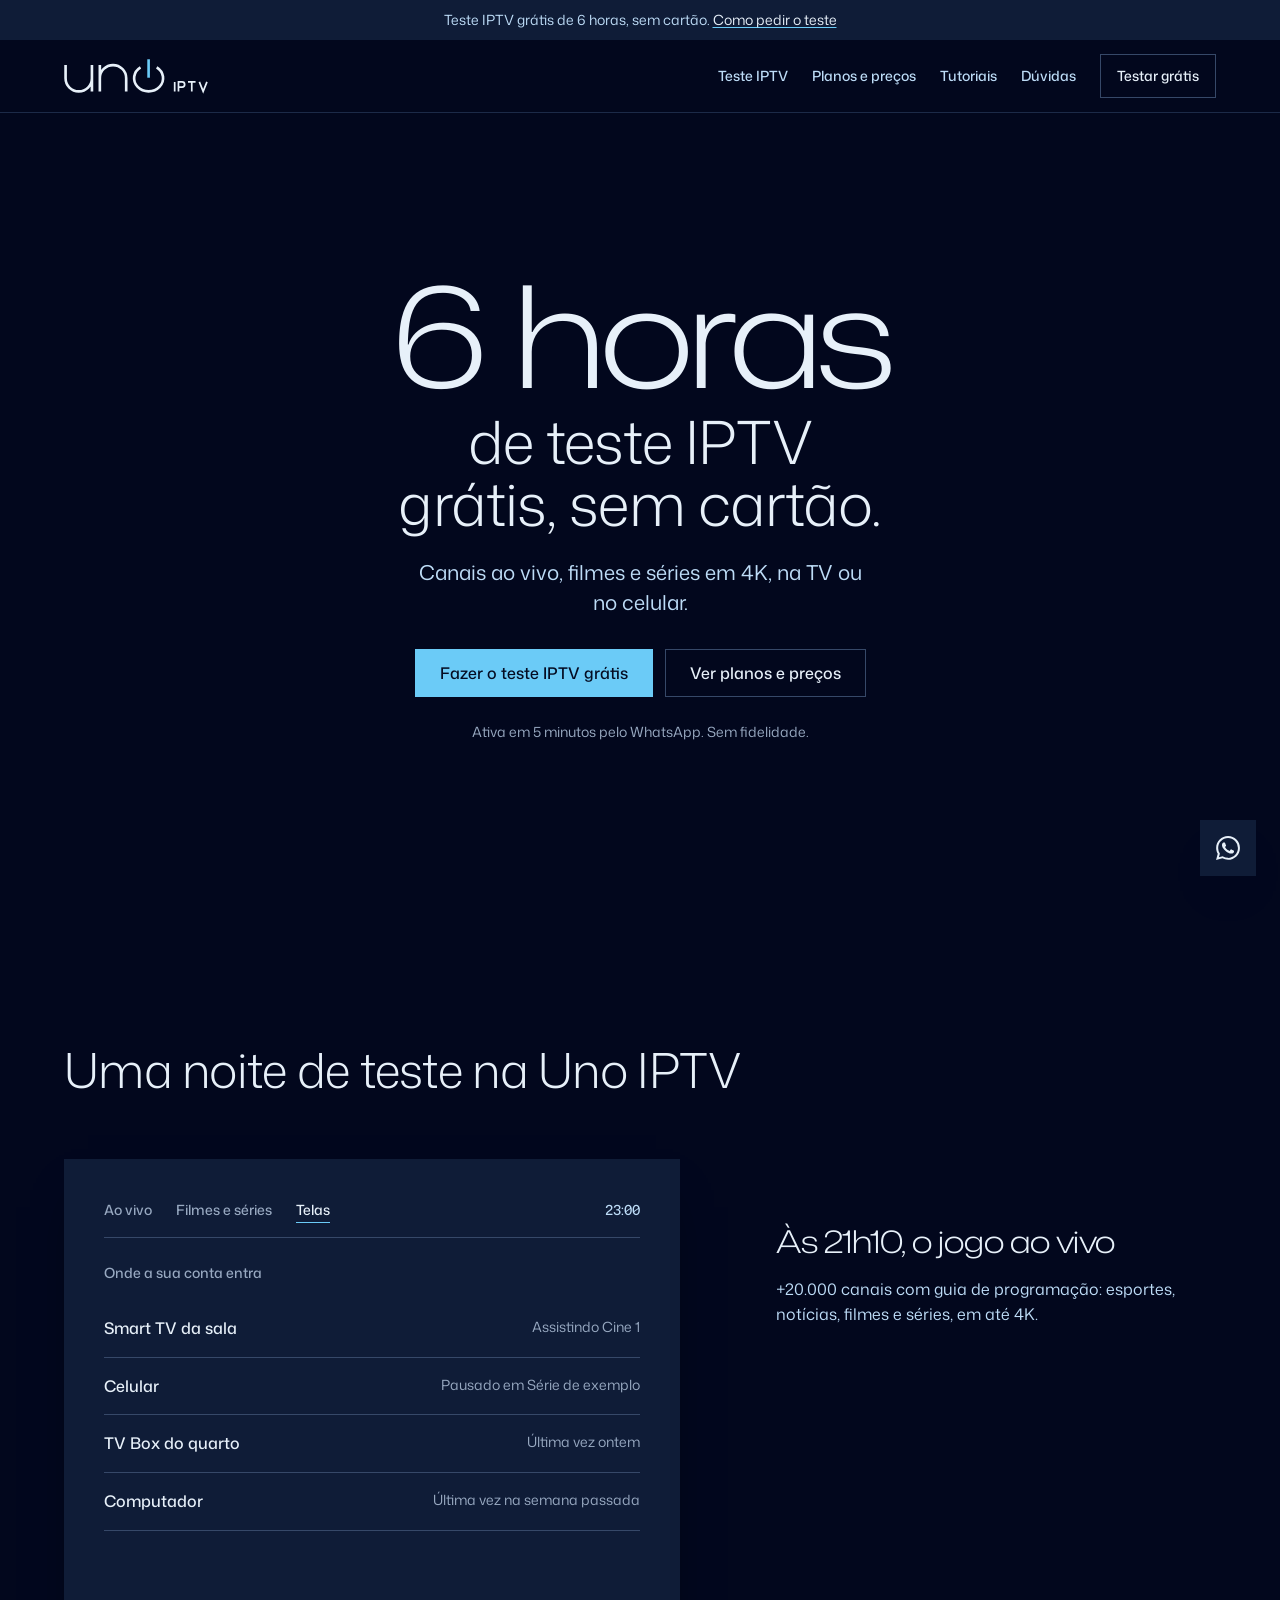
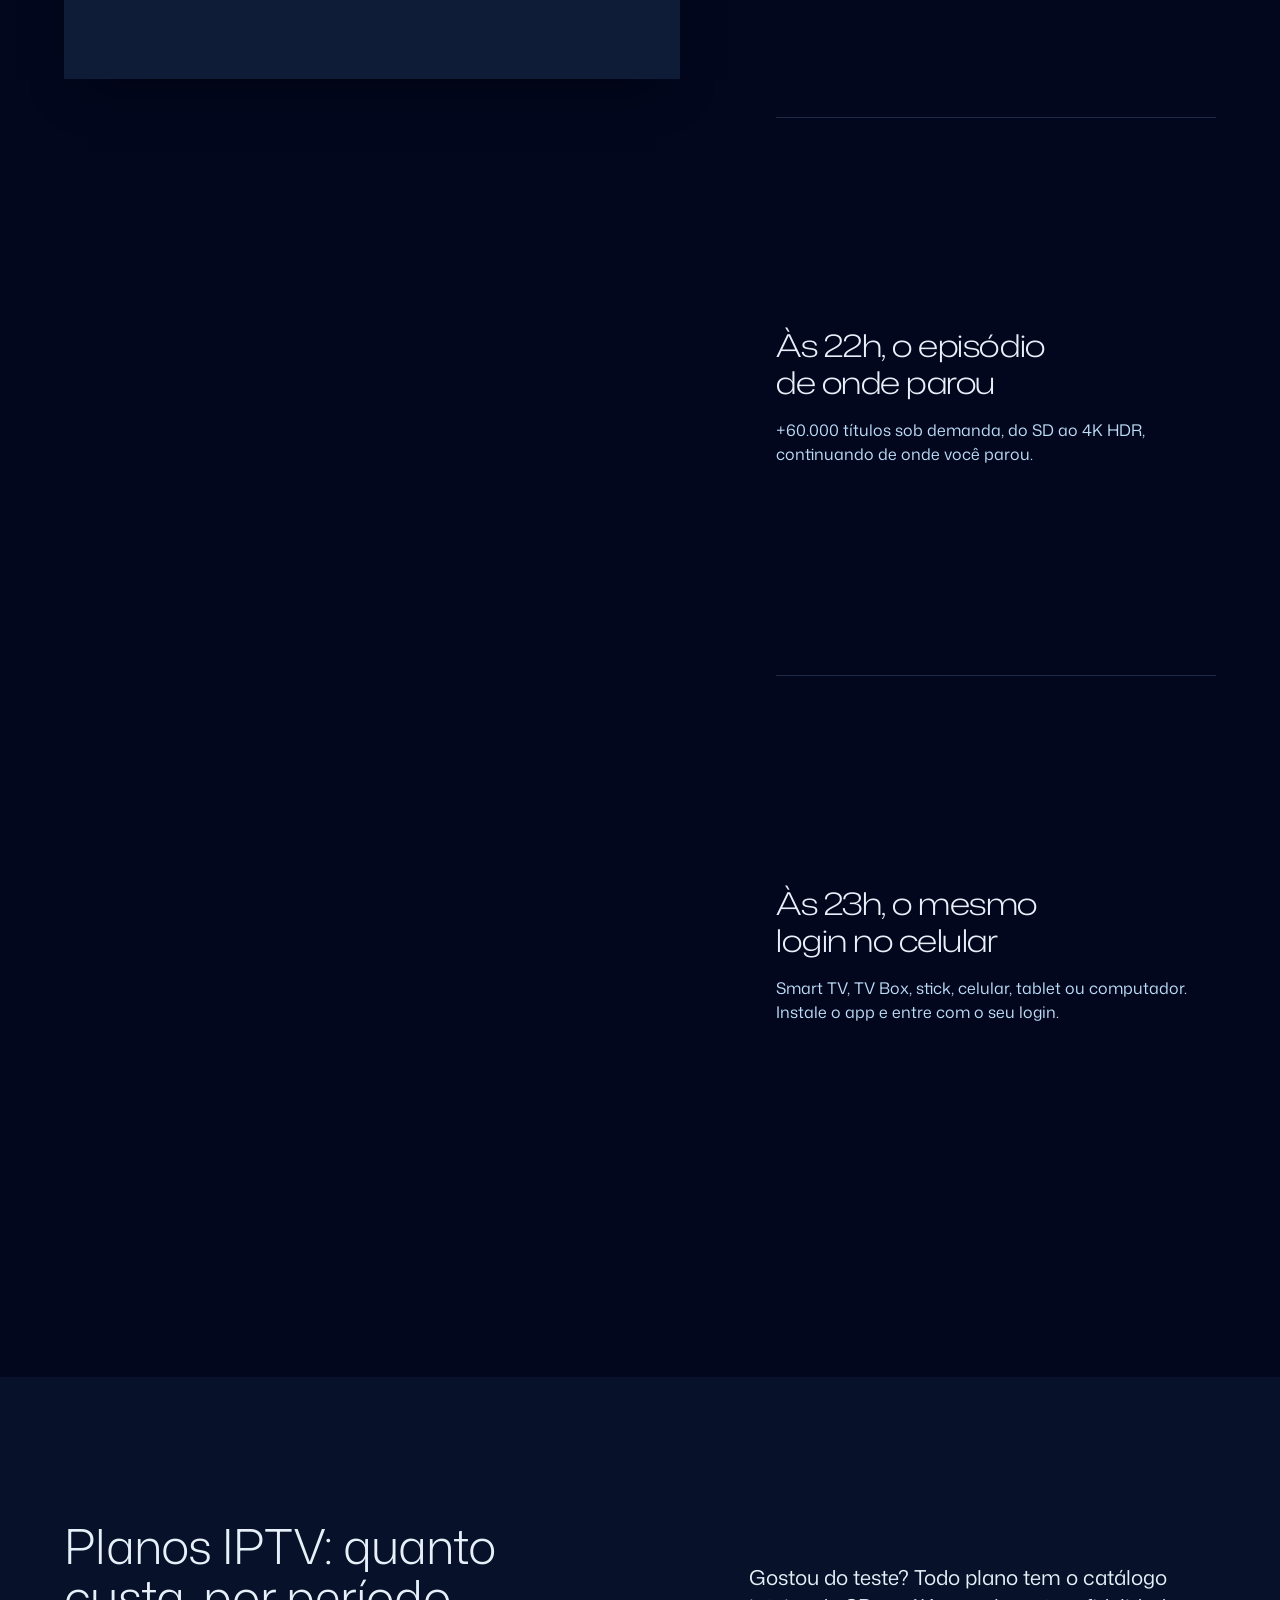
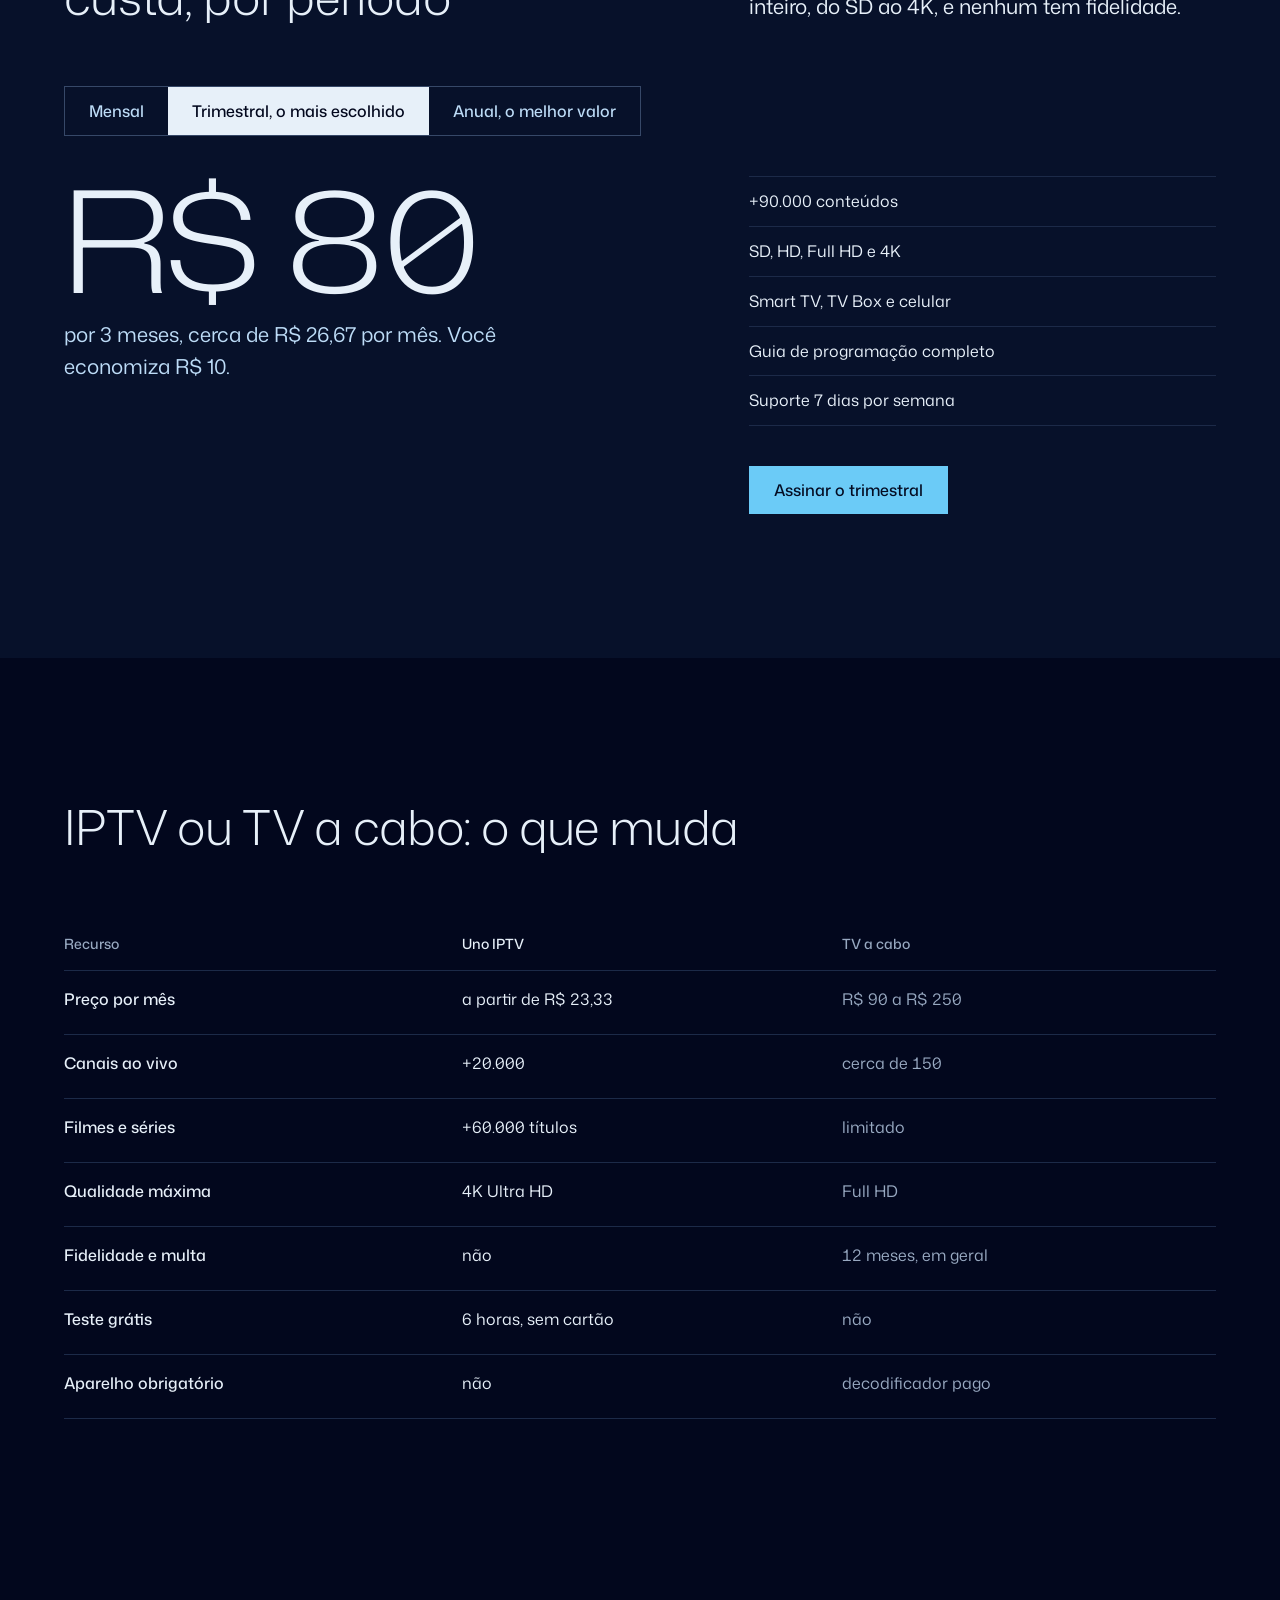
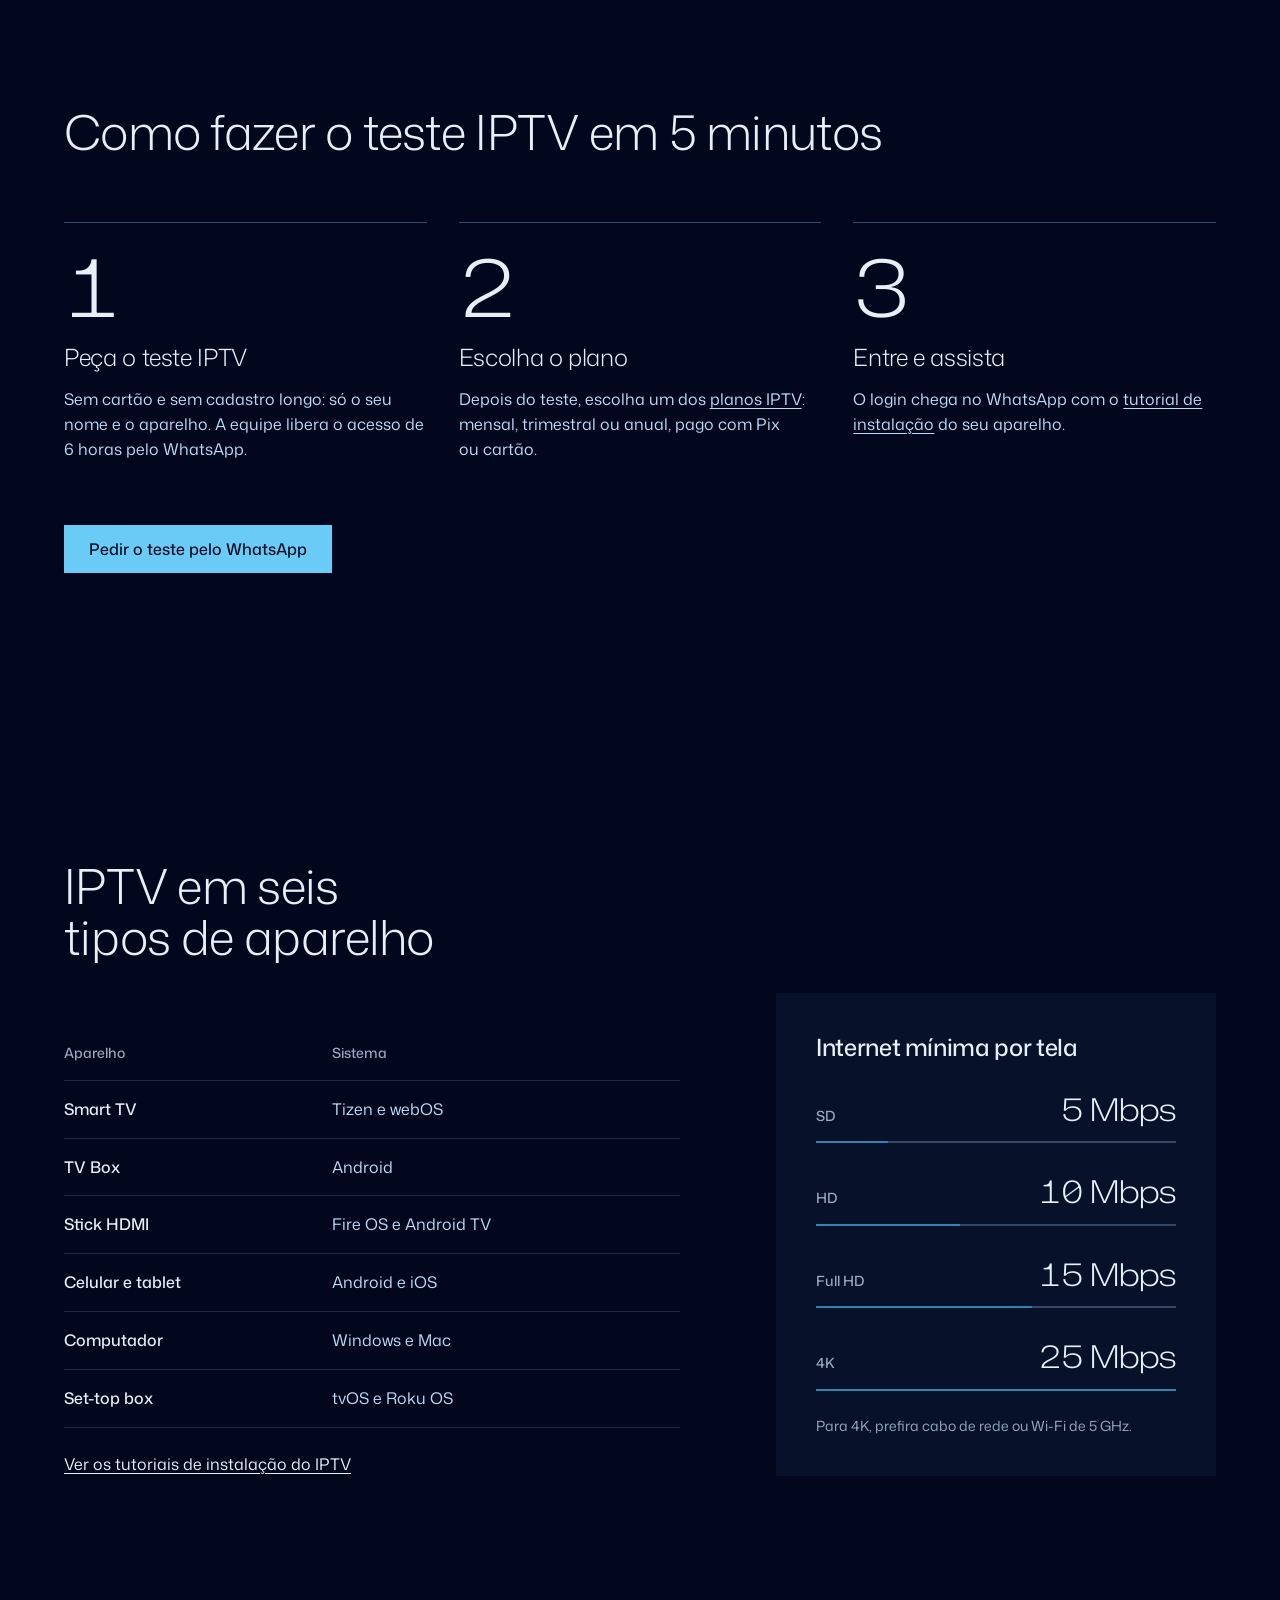
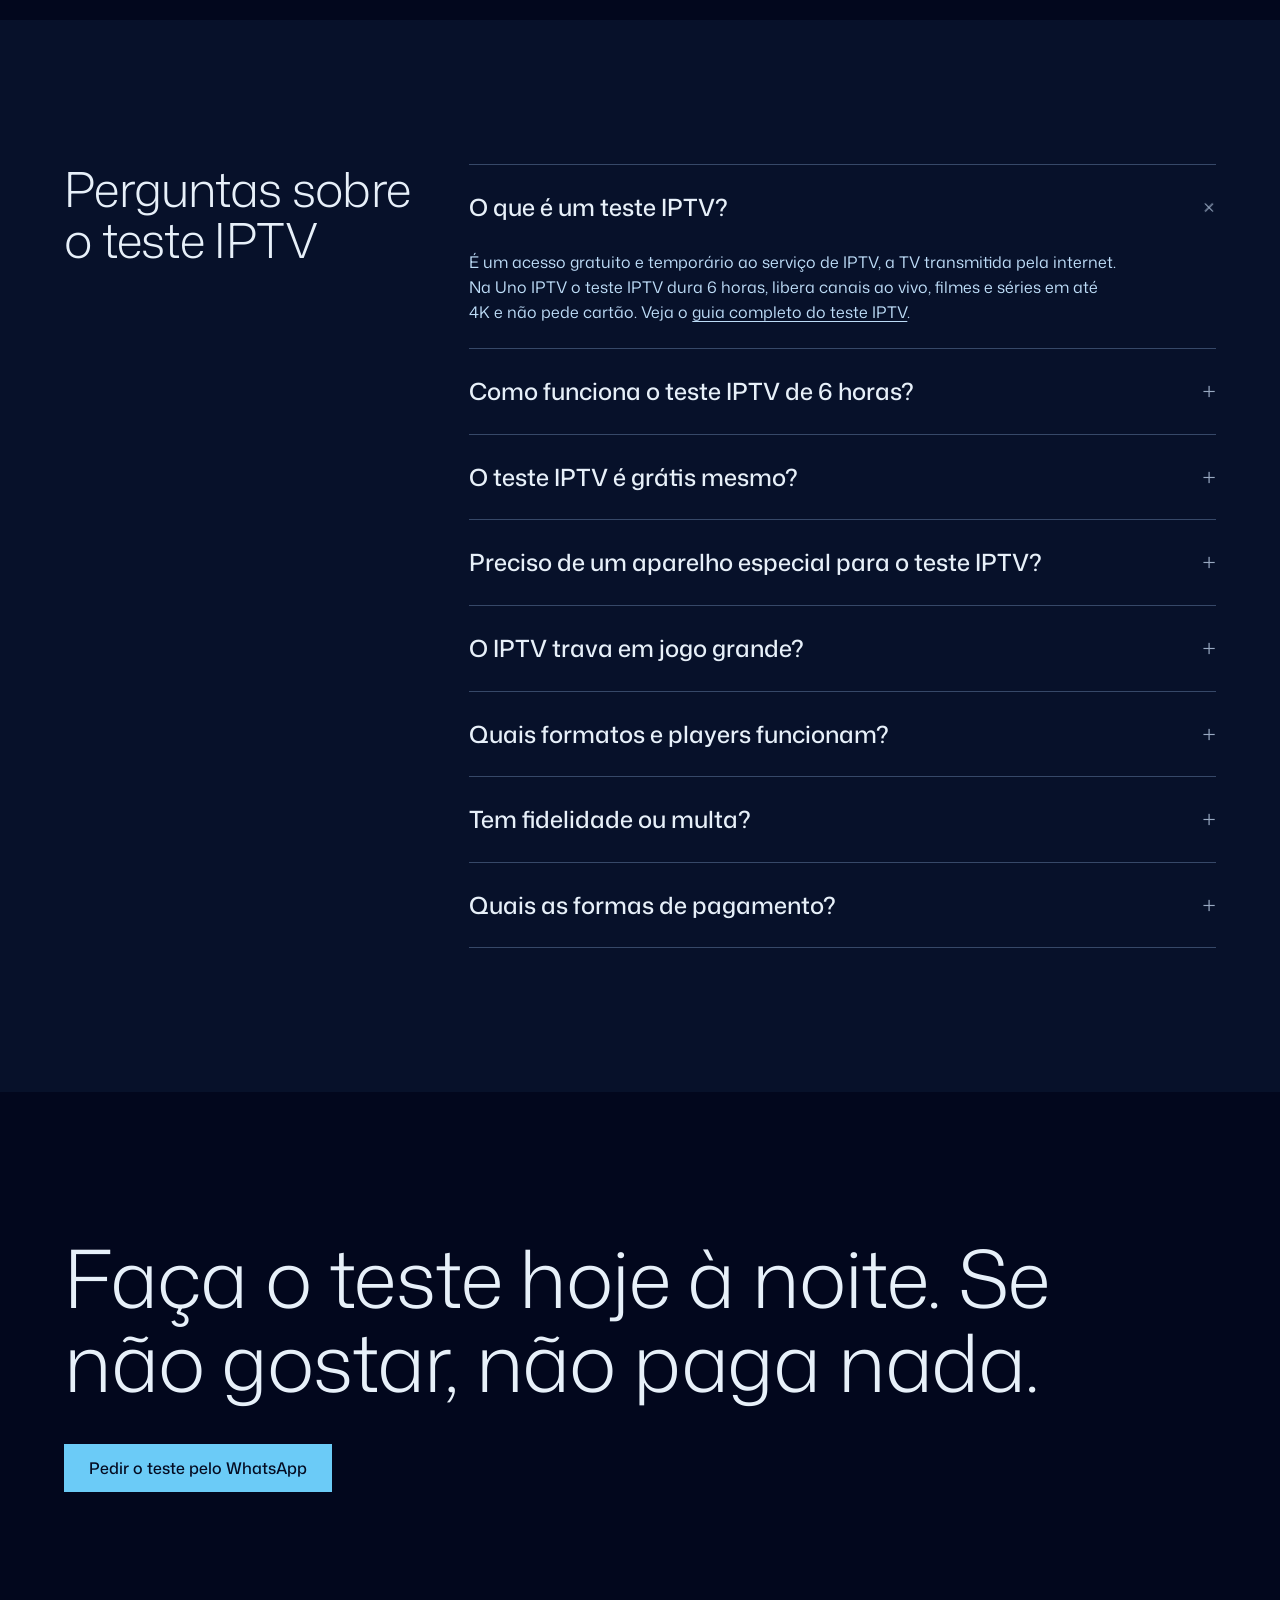
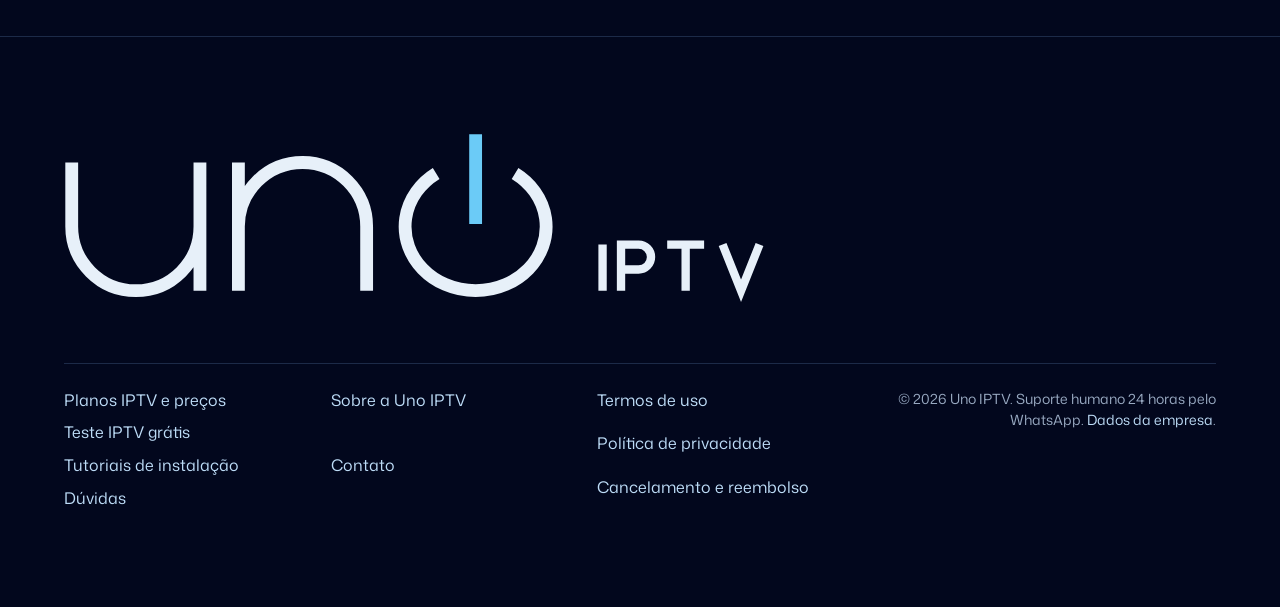
<file: index.html>
<!DOCTYPE html>
<html lang="pt-BR">
<head>
<meta charset="UTF-8">
<meta name="viewport" content="width=device-width, initial-scale=1.0">
<title>Teste IPTV Grátis de 6 Horas, sem Cartão | Uno IPTV</title>
<meta name="description" content="Faça seu teste IPTV grátis por 6 horas, sem cartão: canais ao vivo, filmes e séries em 4K. Ativação em 5 minutos pelo WhatsApp, sem fidelidade e com Pix.">
<link rel="canonical" href="https://unoiptv.com.br/">
<meta property="og:type" content="website">
<meta property="og:locale" content="pt_BR">
<meta property="og:site_name" content="Uno IPTV">
<meta property="og:title" content="Teste IPTV grátis de 6 horas, sem cartão">
<meta property="og:description" content="Canais ao vivo, filmes e séries em 4K. Teste IPTV grátis por 6 horas e assine sem fidelidade.">
<meta property="og:url" content="https://unoiptv.com.br/">
<meta property="og:image" content="https://unoiptv.com.br/og-image.png">
<meta property="og:image:width" content="1200">
<meta property="og:image:height" content="630">
<meta property="og:image:alt" content="Uno IPTV: 6 horas de teste IPTV grátis, sem cartão">
<meta name="twitter:card" content="summary_large_image">
<meta name="twitter:title" content="Teste IPTV grátis de 6 horas, sem cartão">
<meta name="twitter:description" content="Canais ao vivo, filmes e séries em 4K. Teste IPTV grátis por 6 horas e assine sem fidelidade.">
<meta name="twitter:image" content="https://unoiptv.com.br/og-image.png">
<link rel="icon" href="favicon.svg" type="image/svg+xml">
<link rel="icon" href="favicon-32.png" sizes="32x32" type="image/png">
<link rel="apple-touch-icon" href="apple-touch-icon.png">
<meta name="theme-color" content="#02071d">
<link rel="preconnect" href="https://fonts.googleapis.com">
<link rel="preconnect" href="https://fonts.gstatic.com" crossorigin>
<link href="https://fonts.googleapis.com/css2?family=Mona+Sans:wdth,wght@100,400;100,500;125,300&display=swap" rel="stylesheet">
<link rel="stylesheet" href="style.css">
<script>document.documentElement.classList.add('js');</script>
<script type="application/ld+json">
{
  "@context": "https://schema.org",
  "@graph": [
    {
      "@type": "Organization",
      "@id": "https://unoiptv.com.br/#org",
      "name": "Uno IPTV",
      "url": "https://unoiptv.com.br/",
      "description": "Serviço de IPTV com teste grátis de 6 horas, servidores no Brasil e suporte humano 24 horas pelo WhatsApp.",
      "contactPoint": {
        "@type": "ContactPoint",
        "contactType": "customer support",
        "availableLanguage": "pt-BR",
        "hoursAvailable": "Mo-Su 00:00-23:59",
        "url": "https://unoiptv.com.br/contato/"
      },
      "logo": {
        "@type": "ImageObject",
        "url": "https://unoiptv.com.br/logo/uno-iptv-512.png",
        "width": 512,
        "height": 512
      },
      "disambiguatingDescription": "Serviço brasileiro de IPTV do site unoiptv.com.br; não é o app UNO IPTV da App Store.",
      "areaServed": {
        "@type": "Country",
        "name": "Brasil"
      }
    },
    {
      "@type": "WebSite",
      "@id": "https://unoiptv.com.br/#site",
      "url": "https://unoiptv.com.br/",
      "name": "Uno IPTV",
      "inLanguage": "pt-BR",
      "publisher": {
        "@id": "https://unoiptv.com.br/#org"
      }
    },
    {
      "@type": "Product",
      "name": "Uno IPTV",
      "description": "Serviço de IPTV com canais ao vivo, filmes e séries em até 4K, com teste IPTV grátis de 6 horas.",
      "brand": {
        "@id": "https://unoiptv.com.br/#org"
      },
      "offers": [
        {
          "@type": "Offer",
          "name": "Teste IPTV grátis de 6 horas",
          "price": "0",
          "priceCurrency": "BRL",
          "availability": "https://schema.org/InStock"
        },
        {
          "@type": "Offer",
          "name": "Plano mensal",
          "price": "30.00",
          "priceCurrency": "BRL",
          "availability": "https://schema.org/InStock"
        },
        {
          "@type": "Offer",
          "name": "Plano trimestral",
          "price": "80.00",
          "priceCurrency": "BRL",
          "availability": "https://schema.org/InStock"
        },
        {
          "@type": "Offer",
          "name": "Plano anual",
          "price": "280.00",
          "priceCurrency": "BRL",
          "availability": "https://schema.org/InStock"
        }
      ]
    },
    {
      "@type": "FAQPage",
      "mainEntity": [
        {
          "@type": "Question",
          "name": "O que é um teste IPTV?",
          "acceptedAnswer": {
            "@type": "Answer",
            "text": "É um acesso gratuito e temporário ao serviço de IPTV, a TV transmitida pela internet. Na Uno IPTV o teste IPTV dura 6 horas, libera canais ao vivo, filmes e séries em até 4K e não pede cartão."
          }
        },
        {
          "@type": "Question",
          "name": "Como funciona o teste IPTV de 6 horas?",
          "acceptedAnswer": {
            "@type": "Answer",
            "text": "Você pede pelo WhatsApp e recebe acesso completo em minutos. Quando as 6 horas acabam, o acesso para sozinho, sem nenhuma cobrança."
          }
        },
        {
          "@type": "Question",
          "name": "O teste IPTV é grátis mesmo?",
          "acceptedAnswer": {
            "@type": "Answer",
            "text": "Sim. Não pedimos cartão de crédito e nada é cobrado. Você só paga se escolher um plano depois do teste."
          }
        },
        {
          "@type": "Question",
          "name": "Preciso de um aparelho especial para o teste IPTV?",
          "acceptedAnswer": {
            "@type": "Answer",
            "text": "Não. Basta uma Smart TV, TV Box, celular, tablet ou computador com o app."
          }
        },
        {
          "@type": "Question",
          "name": "O IPTV trava em jogo grande?",
          "acceptedAnswer": {
            "@type": "Answer",
            "text": "Os servidores ficam no Brasil, com CDN e troca automática de servidor quando um nó falha."
          }
        },
        {
          "@type": "Question",
          "name": "Quais formatos e players funcionam?",
          "acceptedAnswer": {
            "@type": "Answer",
            "text": "Listas M3U e M3U8 nos principais players. O vídeo vem em H.265, que entrega 4K HDR com até metade da banda do H.264."
          }
        },
        {
          "@type": "Question",
          "name": "Tem fidelidade ou multa?",
          "acceptedAnswer": {
            "@type": "Answer",
            "text": "Não. Nenhum plano tem fidelidade; você renova se quiser."
          }
        },
        {
          "@type": "Question",
          "name": "Quais as formas de pagamento?",
          "acceptedAnswer": {
            "@type": "Answer",
            "text": "Pix e cartão de crédito. A ativação é imediata depois da confirmação."
          }
        }
      ]
    }
  ]
}
</script>
</head>
<body>
<a class="skip" href="#main">Pular para o conteúdo</a>

<div class="banner">
  <div class="container">
    <p>Teste IPTV grátis de 6 horas, sem cartão. <a href="#teste">Como pedir o teste</a></p>
  </div>
</div>

<header class="bar">
  <div class="container">
    <a href="/" class="wordmark" aria-label="Uno IPTV, início"><svg class="logo" viewBox="-6 -23 549 129" aria-hidden="true" focusable="false"><path d="M0,0 V50 A50,50 0 0 0 100,50 M100,0 V100 M130,100 V0 M130,50 A50,50 0 0 1 230,50 V100 M345.76,8.55 A55,50 0 1 1 284.24,8.55" fill="none" stroke="currentColor" stroke-width="10"/><path class="logo__on" d="M315,-22 V48" fill="none" stroke-width="10"/><path d="M0,0 V100 M40,100 V0 H78 A27,27 0 0 1 78,54 H40 M140,0 H220 M180,0 V100 M260,0 L300,100 L340,0" fill="none" stroke="currentColor" stroke-width="18.06" transform="translate(414,64) scale(0.36)"/></svg></a>
    <nav class="menu" id="menu" aria-label="Principal">
      <a href="teste-iptv/">Teste IPTV</a>
      <a href="#planos">Planos e preços</a>
      <a href="tutoriais/">Tutoriais</a>
      <a href="#faq">Dúvidas</a>
      <a href="https://voupro.link/itbc8x/" class="btn btn--secondary btn--sm">Testar grátis</a>
    </nav>
    <button class="burger" id="burger" type="button" aria-expanded="false" aria-controls="menu">Menu</button>
  </div>
</header>

<main id="main">
  <!-- Hero: Corridor -->
  <section class="hero">
    <div class="container">
      <div class="hero__col settle">
        <h1><span class="fig">6 horas</span> de teste IPTV grátis, sem cartão.</h1>
        <p class="lead">Canais ao vivo, filmes e séries em 4K, na TV ou no celular.</p>
        <div class="hero__actions">
          <a href="https://voupro.link/itbc8x/" class="btn btn--primary">Fazer o teste IPTV grátis</a>
          <a href="#planos" class="btn btn--secondary">Ver planos e preços</a>
        </div>
        <p class="hero__terms">Ativa em 5 minutos pelo WhatsApp. Sem fidelidade.</p>
      </div>
    </div>
  </section>

  <!-- Pinned: the product at work -->
  <section class="pinned" aria-labelledby="noite">
    <div class="container">
      <h2 id="noite">Uma noite de teste na Uno IPTV</h2>
      <div class="pinned__grid">
        <div class="pinned__stage">
          <figure class="guide" data-slot="guide" data-kind="product" data-state="live" data-alt="Captura do app: o guia de programação ao vivo às 21h">
            <div class="guide__top" aria-hidden="true">
              <span class="guide__tab" data-for="live">Ao vivo</span>
              <span class="guide__tab" data-for="vod">Filmes e séries</span>
              <span class="guide__tab" data-for="screens">Telas</span>
              <span class="guide__clock" data-clock>21:10</span>
            </div>

            <div class="guide__pane" data-pane="live">
              <div class="epg" role="table" aria-label="Exemplo de guia de programação">
                <div class="epg__row epg__ruler" role="row">
                  <span role="columnheader" class="epg__ch">Canal</span>
                  <span role="columnheader">20:00</span><span role="columnheader">20:30</span><span role="columnheader">21:00</span><span role="columnheader">21:30</span>
                </div>
                <div class="epg__row" role="row"><span role="rowheader" class="epg__ch">Esportes 1</span><span role="cell" class="prog is-now" style="--from:1;--to:5">Futebol, rodada da noite <em>4K</em></span></div>
                <div class="epg__row" role="row"><span role="rowheader" class="epg__ch">Notícias 24h</span><span role="cell" class="prog" style="--from:1;--to:3">Jornal da noite</span><span role="cell" class="prog is-now" style="--from:3;--to:5">Debate ao vivo</span></div>
                <div class="epg__row" role="row"><span role="rowheader" class="epg__ch">Cine 1</span><span role="cell" class="prog" style="--from:1;--to:2">Curta</span><span role="cell" class="prog is-now" style="--from:2;--to:5">Filme da semana <em>4K HDR</em></span></div>
                <div class="epg__row" role="row"><span role="rowheader" class="epg__ch">Séries+</span><span role="cell" class="prog" style="--from:1;--to:3">Episódio 4</span><span role="cell" class="prog is-now" style="--from:3;--to:5">Episódio 5</span></div>
                <div class="epg__row" role="row"><span role="rowheader" class="epg__ch">Esportes 2</span><span role="cell" class="prog" style="--from:1;--to:4">Basquete, playoffs</span><span role="cell" class="prog" style="--from:4;--to:5">Resumo</span></div>
                <span class="epg__now" aria-hidden="true"></span>
              </div>
            </div>

            <div class="guide__pane" data-pane="vod">
              <p class="guide__label">Continuar assistindo</p>
              <ul class="vod">
                <li><b>Série de exemplo</b><span>T2, episódio 5</span><span class="meter"><span style="--v:.72"></span></span></li>
                <li><b>Filme de exemplo</b><span>4K HDR</span><span class="meter"><span style="--v:.35"></span></span></li>
                <li><b>Documentário de exemplo</b><span>Parte 2 de 3</span><span class="meter"><span style="--v:.5"></span></span></li>
                <li><b>Série infantil de exemplo</b><span>T1, episódio 9</span><span class="meter"><span style="--v:.15"></span></span></li>
              </ul>
            </div>

            <div class="guide__pane" data-pane="screens">
              <p class="guide__label">Onde a sua conta entra</p>
              <ul class="screens">
                <li><b>Smart TV da sala</b><span>Assistindo Cine 1</span></li>
                <li><b>Celular</b><span>Pausado em Série de exemplo</span></li>
                <li><b>TV Box do quarto</b><span>Última vez ontem</span></li>
                <li><b>Computador</b><span>Última vez na semana passada</span></li>
              </ul>
            </div>
          </figure>
        </div>

        <ol class="pinned__panels">
          <li class="panel" data-show="live">
            <h3>Às 21h10, o jogo ao vivo</h3>
            <p>+20.000 canais com guia de programação: esportes, notícias, filmes e séries, em até 4K.</p>
          </li>
          <li class="panel" data-show="vod">
            <h3>Às 22h, o episódio de onde parou</h3>
            <p>+60.000 títulos sob demanda, do SD ao 4K HDR, continuando de onde você parou.</p>
          </li>
          <li class="panel" data-show="screens">
            <h3>Às 23h, o mesmo login no celular</h3>
            <p>Smart TV, TV Box, stick, celular, tablet ou computador. Instale o app e entre com o seu login.</p>
          </li>
        </ol>
      </div>
    </div>
  </section>

  <!-- Pricing: switcher by period -->
  <section class="pricing" id="planos" aria-labelledby="planos-h">
    <div class="container">
      <div class="head-split">
        <h2 id="planos-h">Planos IPTV: quanto custa, por período</h2>
        <p class="lead">Gostou do teste? Todo plano tem o catálogo inteiro, do SD ao 4K, e nenhum tem fidelidade.</p>
      </div>

      <div class="switch" data-switch>
        <div class="seg" role="tablist" aria-label="Período do plano">
          <button type="button" role="tab" id="t-mes" aria-controls="p-mes" aria-selected="false" tabindex="-1">Mensal</button>
          <button type="button" role="tab" id="t-tri" aria-controls="p-tri" aria-selected="true">Trimestral, o mais escolhido</button>
          <button type="button" role="tab" id="t-ano" aria-controls="p-ano" aria-selected="false" tabindex="-1">Anual, o melhor valor</button>
        </div>

        <div class="plan" role="tabpanel" id="p-mes" aria-labelledby="t-mes">
          <div class="plan__price">
            <p class="fig">R$&nbsp;30</p>
            <p class="plan__unit">por mês, cobrado todo mês</p>
          </div>
          <div class="plan__body">
            <ul class="incl"><li>+90.000 conteúdos</li><li>SD, HD, Full HD e 4K</li><li>Smart TV, TV Box e celular</li><li>Guia de programação completo</li><li>Suporte 7 dias por semana</li></ul>
            <a href="https://voupro.link/itbc8x/" class="btn btn--primary">Assinar o mensal</a>
          </div>
        </div>
        <div class="plan" role="tabpanel" id="p-tri" aria-labelledby="t-tri">
          <div class="plan__price">
            <p class="fig">R$&nbsp;80</p>
            <p class="plan__unit">por 3 meses, cerca de R$&nbsp;26,67 por mês. Você economiza R$&nbsp;10.</p>
          </div>
          <div class="plan__body">
            <ul class="incl"><li>+90.000 conteúdos</li><li>SD, HD, Full HD e 4K</li><li>Smart TV, TV Box e celular</li><li>Guia de programação completo</li><li>Suporte 7 dias por semana</li></ul>
            <a href="https://voupro.link/itbc8x/" class="btn btn--primary">Assinar o trimestral</a>
          </div>
        </div>
        <div class="plan" role="tabpanel" id="p-ano" aria-labelledby="t-ano">
          <div class="plan__price">
            <p class="fig">R$&nbsp;280</p>
            <p class="plan__unit">por 12 meses, cerca de R$&nbsp;23,33 por mês.</p>
          </div>
          <div class="plan__body">
            <ul class="incl"><li>+90.000 conteúdos</li><li>SD, HD, Full HD e 4K</li><li>Smart TV, TV Box e celular</li><li>Guia de programação completo</li><li>Suporte VIP com prioridade</li></ul>
            <a href="https://voupro.link/itbc8x/" class="btn btn--primary">Assinar o anual</a>
          </div>
        </div>
      </div>
    </div>
  </section>

  <!-- Table: against cable -->
  <section class="versus" aria-labelledby="versus-h">
    <div class="container">
      <h2 id="versus-h">IPTV ou TV a cabo: o que muda</h2>
      <div class="table-wrap" tabindex="0" role="region" aria-labelledby="versus-h">
        <table>
          <thead><tr><th scope="col">Recurso</th><th scope="col">Uno IPTV</th><th scope="col">TV a cabo</th></tr></thead>
          <tbody>
            <tr><th scope="row">Preço por mês</th><td>a partir de R$&nbsp;23,33</td><td>R$&nbsp;90 a R$&nbsp;250</td></tr>
            <tr><th scope="row">Canais ao vivo</th><td class="num">+20.000</td><td>cerca de 150</td></tr>
            <tr><th scope="row">Filmes e séries</th><td class="num">+60.000 títulos</td><td>limitado</td></tr>
            <tr><th scope="row">Qualidade máxima</th><td>4K Ultra HD</td><td>Full HD</td></tr>
            <tr><th scope="row">Fidelidade e multa</th><td>não</td><td>12 meses, em geral</td></tr>
            <tr><th scope="row">Teste grátis</th><td>6 horas, sem cartão</td><td>não</td></tr>
            <tr><th scope="row">Aparelho obrigatório</th><td>não</td><td>decodificador pago</td></tr>
          </tbody>
        </table>
      </div>
    </div>
  </section>

  <!-- Steps -->
  <section class="steps" id="teste" aria-labelledby="teste-h">
    <div class="container">
      <h2 id="teste-h">Como fazer o teste IPTV em 5 minutos</h2>
      <ol class="steps__list">
        <li><h3>Peça o teste IPTV</h3><p>Sem cartão e sem cadastro longo: só o seu nome e o aparelho. A equipe libera o acesso de 6 horas pelo WhatsApp.</p></li>
        <li><h3>Escolha o plano</h3><p>Depois do teste, escolha um dos <a href="#planos">planos IPTV</a>: mensal, trimestral ou anual, pago com Pix ou cartão.</p></li>
        <li><h3>Entre e assista</h3><p>O login chega no WhatsApp com o <a href="#dispositivos">tutorial de instalação</a> do seu aparelho.</p></li>
      </ol>
      <a href="https://voupro.link/itbc8x/" class="btn btn--primary steps__cta" data-wa-request>Pedir o teste pelo WhatsApp</a>
    </div>
  </section>

  <!-- Devices and speed -->
  <section class="devices" id="dispositivos" aria-labelledby="disp-h">
    <div class="container">
      <div class="devices__grid">
        <div>
          <h2 id="disp-h">IPTV em seis tipos de aparelho</h2>
          <table class="list">
            <caption class="visually-hidden">Aparelhos compatíveis</caption>
            <thead><tr><th scope="col">Aparelho</th><th scope="col">Sistema</th></tr></thead>
            <tbody>
              <tr><th scope="row">Smart TV</th><td>Tizen e webOS</td></tr>
              <tr><th scope="row">TV Box</th><td>Android</td></tr>
              <tr><th scope="row">Stick HDMI</th><td>Fire OS e Android TV</td></tr>
              <tr><th scope="row">Celular e tablet</th><td>Android e iOS</td></tr>
              <tr><th scope="row">Computador</th><td>Windows e Mac</td></tr>
              <tr><th scope="row">Set-top box</th><td>tvOS e Roku OS</td></tr>
            </tbody>
          </table>
          <p class="devices__more"><a href="tutoriais/">Ver os tutoriais de instalação do IPTV</a></p>
        </div>
        <div class="speed">
          <h3>Internet mínima por tela</h3>
          <ol class="speed__list">
            <li><span>SD</span><b class="num">5&nbsp;Mbps</b><span class="meter"><span style="--v:.2"></span></span></li>
            <li><span>HD</span><b class="num">10&nbsp;Mbps</b><span class="meter"><span style="--v:.4"></span></span></li>
            <li><span>Full HD</span><b class="num">15&nbsp;Mbps</b><span class="meter"><span style="--v:.6"></span></span></li>
            <li><span>4K</span><b class="num">25&nbsp;Mbps</b><span class="meter"><span style="--v:1"></span></span></li>
          </ol>
          <p class="speed__note">Para 4K, prefira cabo de rede ou Wi-Fi de 5&nbsp;GHz.</p>
        </div>
      </div>
    </div>
  </section>

  <!-- FAQ rows -->
  <section class="faq" id="faq" aria-labelledby="faq-h">
    <div class="container faq__grid">
      <h2 id="faq-h">Perguntas sobre o teste IPTV</h2>
      <div class="faq__rows">
        <details open><summary>O que é um teste IPTV?</summary><p>É um acesso gratuito e temporário ao serviço de IPTV, a TV transmitida pela internet. Na Uno IPTV o teste IPTV dura 6 horas, libera canais ao vivo, filmes e séries em até 4K e não pede cartão. Veja o <a href="teste-iptv/">guia completo do teste IPTV</a>.</p></details>
        <details><summary>Como funciona o teste IPTV de 6 horas?</summary><p>Você pede pelo WhatsApp e recebe acesso completo em minutos. Quando as 6 horas acabam, o acesso para sozinho, sem nenhuma cobrança.</p></details>
        <details><summary>O teste IPTV é grátis mesmo?</summary><p>Sim. Não pedimos cartão de crédito e nada é cobrado. Você só paga se escolher um plano depois do teste.</p></details>
        <details><summary>Preciso de um aparelho especial para o teste IPTV?</summary><p>Não. Basta uma Smart TV, TV Box, celular, tablet ou computador com o app.</p></details>
        <details><summary>O IPTV trava em jogo grande?</summary><p>Os servidores ficam no Brasil, com CDN e troca automática de servidor quando um nó falha.</p></details>
        <details><summary>Quais formatos e players funcionam?</summary><p>Listas M3U e M3U8 nos principais players. O vídeo vem em H.265, que entrega 4K HDR com até metade da banda do H.264.</p></details>
        <details><summary>Tem fidelidade ou multa?</summary><p>Não. Nenhum plano tem fidelidade; você renova se quiser.</p></details>
        <details><summary>Quais as formas de pagamento?</summary><p>Pix e cartão de crédito. A ativação é imediata depois da confirmação.</p></details>
      </div>
    </div>
  </section>

  <!-- Close: statement -->
  <section class="close" aria-labelledby="close-h">
    <div class="container">
      <h2 id="close-h" class="close__line">Faça o teste hoje à noite. Se não gostar, não paga nada.</h2>
      <a href="https://voupro.link/itbc8x/" class="btn btn--primary" data-wa-request>Pedir o teste pelo WhatsApp</a>
    </div>
  </section>
</main>

<footer class="foot">
  <div class="container">
    <p class="foot__mark"><svg class="logo logo--mast" viewBox="-6 -23 549 129" aria-hidden="true" focusable="false"><path d="M0,0 V50 A50,50 0 0 0 100,50 M100,0 V100 M130,100 V0 M130,50 A50,50 0 0 1 230,50 V100 M345.76,8.55 A55,50 0 1 1 284.24,8.55" fill="none" stroke="currentColor" stroke-width="10"/><path class="logo__on" d="M315,-22 V48" fill="none" stroke-width="10"/><path d="M0,0 V100 M40,100 V0 H78 A27,27 0 0 1 78,54 H40 M140,0 H220 M180,0 V100 M260,0 L300,100 L340,0" fill="none" stroke="currentColor" stroke-width="18.06" transform="translate(414,64) scale(0.36)"/></svg></p>
    <div class="foot__links">
      <ul>
        <li><a href="#planos">Planos IPTV e preços</a></li>
        <li><a href="teste-iptv/">Teste IPTV grátis</a></li>
        <li><a href="tutoriais/">Tutoriais de instalação</a></li>
        <li><a href="#faq">Dúvidas</a></li>
      </ul>
      <ul>
        <li><a href="sobre/">Sobre a Uno IPTV</a></li>
        <li><a href="contato/">Contato</a></li>
      </ul>
      <ul>
        <li><a href="termos/">Termos de uso</a></li>
        <li><a href="privacidade/">Política de privacidade</a></li>
        <li><a href="reembolso/">Cancelamento e reembolso</a></li>
      </ul>
      <p class="foot__legal">© 2026 Uno IPTV. Suporte humano 24 horas pelo WhatsApp. <a href="sobre/#empresa">Dados da empresa</a>.</p>
    </div>
  </div>
</footer>

<a href="https://voupro.link/itbc8x/" class="wa" aria-label="Falar no WhatsApp">
  <svg viewBox="0 0 24 24" width="24" height="24" aria-hidden="true"><path d="M17.47 14.38c-.3-.15-1.76-.87-2.03-.97-.27-.1-.47-.15-.67.15-.2.3-.77.97-.94 1.17-.17.2-.35.22-.64.07-.3-.15-1.26-.46-2.4-1.48-.89-.79-1.49-1.77-1.66-2.07-.17-.3-.02-.46.13-.6.13-.14.3-.35.45-.52.15-.17.2-.3.3-.5.1-.2.05-.37-.03-.52-.07-.15-.67-1.6-.92-2.2-.24-.58-.49-.5-.67-.51h-.57c-.2 0-.52.07-.8.37-.27.3-1.04 1.02-1.04 2.48s1.07 2.88 1.21 3.08c.15.2 2.1 3.2 5.08 4.49.71.31 1.26.49 1.7.63.71.22 1.36.19 1.87.12.57-.09 1.76-.72 2-1.41.25-.7.25-1.29.17-1.41-.07-.13-.27-.2-.57-.35M12.05 21.8h-.01a9.9 9.9 0 0 1-5.03-1.38l-.36-.21-3.74.98 1-3.65-.24-.37A9.86 9.86 0 0 1 2.160 12C2.16 6.55 6.6 2.12 12.06 2.12c2.64 0 5.12 1.030 6.99 2.9a9.82 9.82 0 0 1 2.89 6.99c0 5.45-4.44 9.89-9.89 9.89M20.46 3.49A11.82 11.82 0 0 0 12.05 0C5.5 0 .16 5.34.16 11.89c0 2.1.55 4.14 1.59 5.95L.06 24l6.3-1.65a11.88 11.88 0 0 0 5.68 1.45h.01c6.55 0 11.89-5.34 11.89-11.9 0-3.18-1.24-6.16-3.48-8.41"/></svg>
</a>

<script>
  // Menu mobile
  const burger = document.getElementById('burger'), menu = document.getElementById('menu');
  burger.addEventListener('click', () => { const open = menu.classList.toggle('open'); burger.setAttribute('aria-expanded', open); });
  menu.querySelectorAll('a').forEach((a) => a.addEventListener('click', () => { menu.classList.remove('open'); burger.setAttribute('aria-expanded', 'false'); }));

  // Planos: troca de período (sem script, os três aparecem em ordem)
  document.querySelectorAll('[data-switch]').forEach((sw) => {
    const tabs = [...sw.querySelectorAll('[role="tab"]')];
    const show = (t, focus) => {
      tabs.forEach((x) => { const on = x === t; x.setAttribute('aria-selected', on); x.tabIndex = on ? 0 : -1; document.getElementById(x.getAttribute('aria-controls')).hidden = !on; });
      if (focus) t.focus();
    };
    tabs.forEach((t, i) => {
      t.addEventListener('click', () => show(t));
      t.addEventListener('keydown', (e) => {
        const d = e.key === 'ArrowRight' ? 1 : e.key === 'ArrowLeft' ? -1 : 0;
        if (d) { e.preventDefault(); show(tabs[(i + d + tabs.length) % tabs.length], true); }
      });
    });
    show(tabs.find((t) => t.getAttribute('aria-selected') === 'true') || tabs[0]);
  });

  // Guia fixo: cada painel muda o que o guia mostra
  const guide = document.querySelector('.guide');
  const pio = new IntersectionObserver((es) => es.forEach((e) => { if (e.isIntersecting) { guide.dataset.state = e.target.dataset.show; guide.querySelector('[data-clock]').textContent = { live: '21:10', vod: '22:00', screens: '23:00' }[e.target.dataset.show]; } }), { rootMargin: '-45% 0px -45% 0px' });
  document.querySelectorAll('.panel[data-show]').forEach((p) => pio.observe(p));
</script>
</body>
</html>
</file>
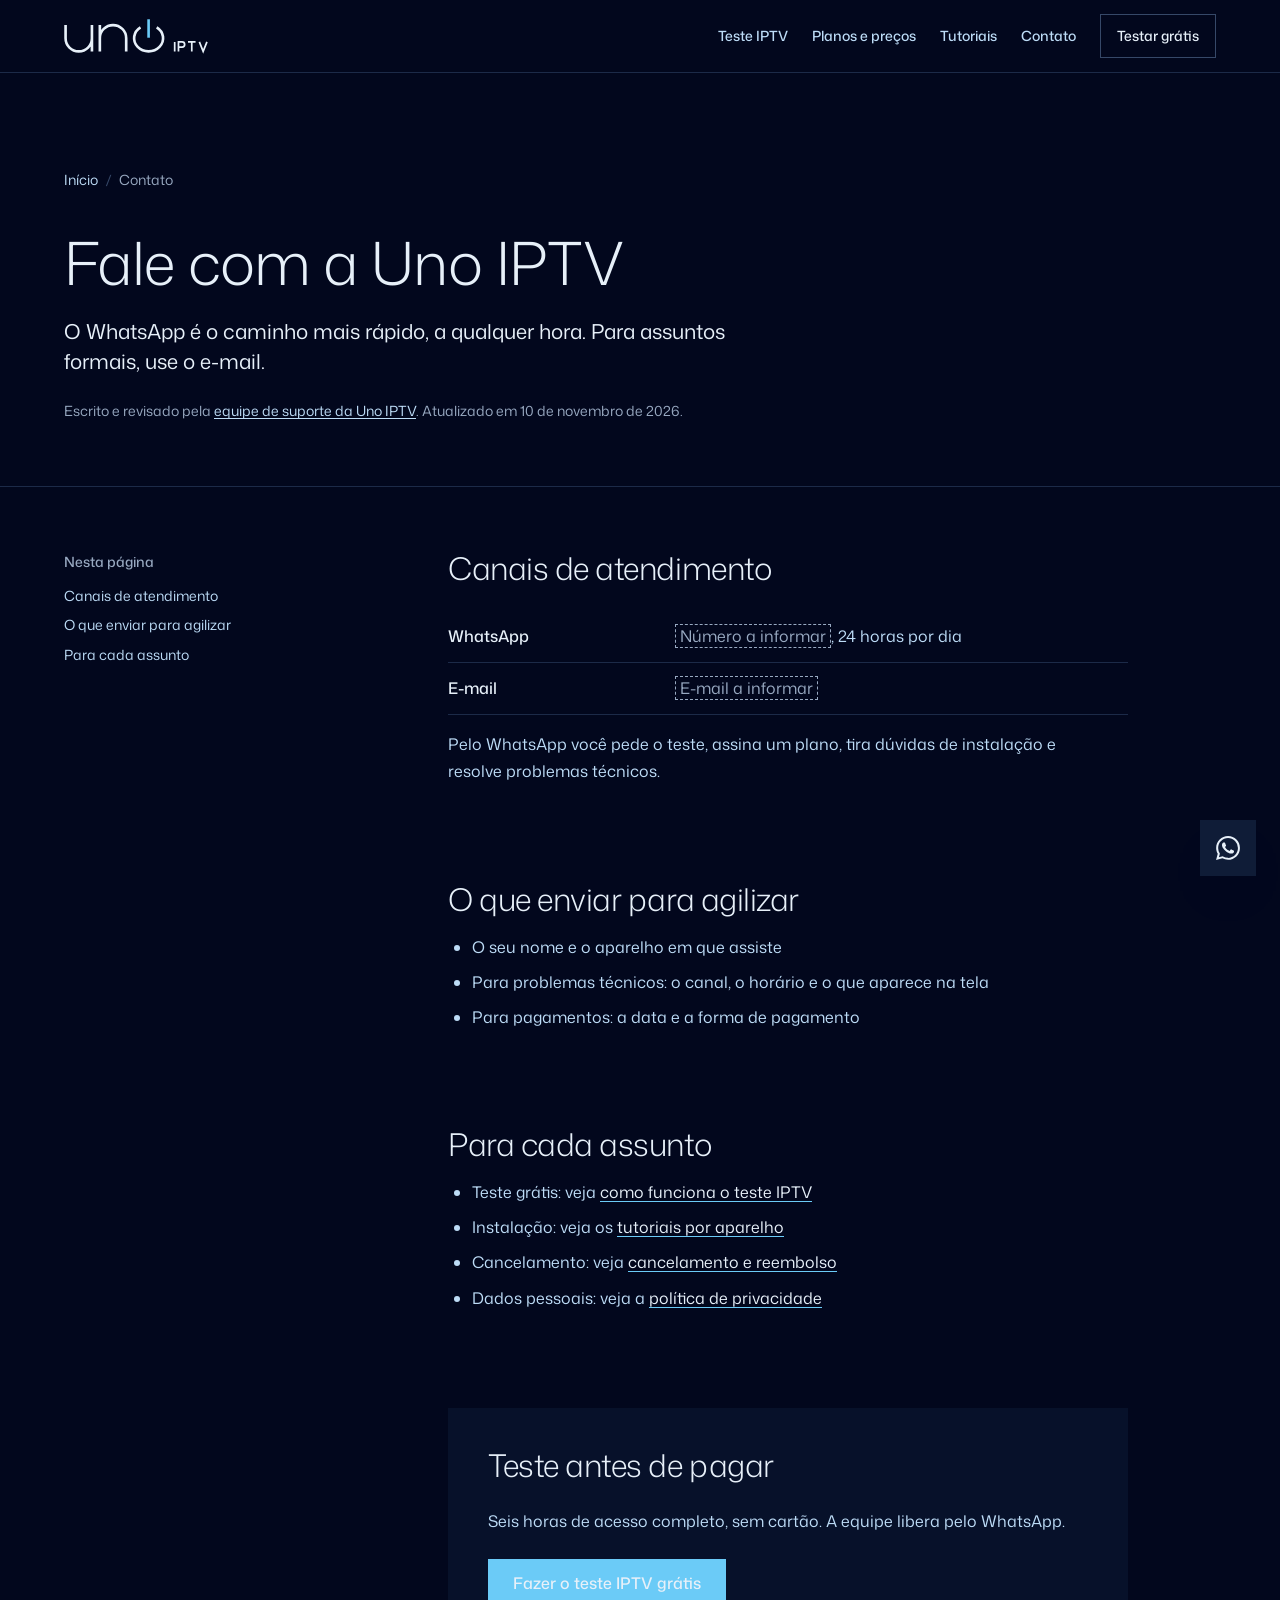
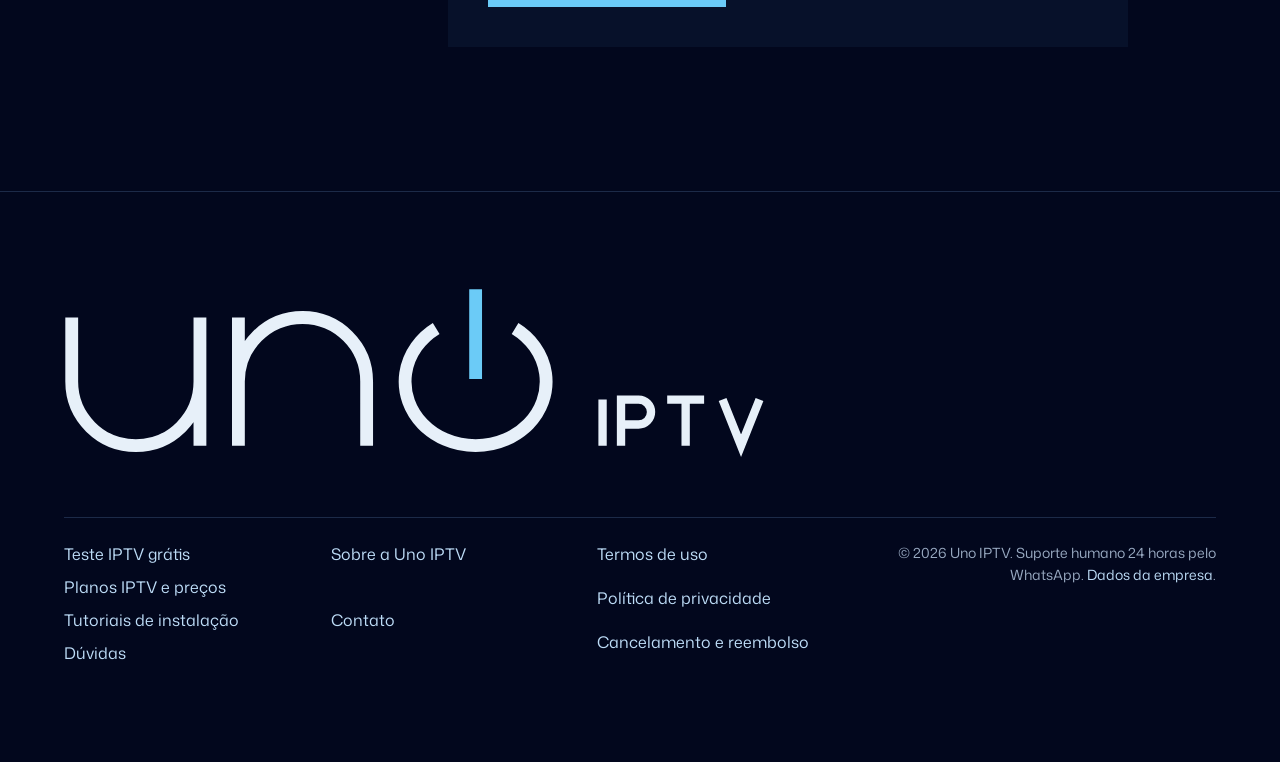
<file: contato/index.html>
<!DOCTYPE html>
<html lang="pt-BR">
<head>
<meta charset="UTF-8">
<meta name="viewport" content="width=device-width, initial-scale=1.0">
<title>Contato Uno IPTV: WhatsApp 24 Horas e E-mail</title>
<meta name="description" content="Fale com a Uno IPTV pelo WhatsApp, 24 horas, ou por e-mail. Veja o que enviar para receber ajuda mais rápido.">
<link rel="canonical" href="https://unoiptv.com.br/contato/">
<meta property="og:type" content="website">
<meta property="og:locale" content="pt_BR">
<meta property="og:site_name" content="Uno IPTV">
<meta property="og:title" content="Contato Uno IPTV: WhatsApp 24 Horas e E-mail">
<meta property="og:description" content="Fale com a Uno IPTV pelo WhatsApp, 24 horas, ou por e-mail. Veja o que enviar para receber ajuda mais rápido.">
<meta property="og:url" content="https://unoiptv.com.br/contato/">
<meta property="og:image" content="https://unoiptv.com.br/og-image.png">
<meta property="og:image:width" content="1200">
<meta property="og:image:height" content="630">
<meta property="og:image:alt" content="Uno IPTV: 6 horas de teste IPTV grátis, sem cartão">
<meta name="twitter:card" content="summary_large_image">
<meta name="twitter:title" content="Contato Uno IPTV: WhatsApp 24 Horas e E-mail">
<meta name="twitter:description" content="Fale com a Uno IPTV pelo WhatsApp, 24 horas, ou por e-mail. Veja o que enviar para receber ajuda mais rápido.">
<meta name="twitter:image" content="https://unoiptv.com.br/og-image.png">
<link rel="icon" href="../favicon.svg" type="image/svg+xml">
<link rel="icon" href="../favicon-32.png" sizes="32x32" type="image/png">
<link rel="apple-touch-icon" href="../apple-touch-icon.png">
<meta name="theme-color" content="#02071d">
<link rel="preconnect" href="https://fonts.googleapis.com">
<link rel="preconnect" href="https://fonts.gstatic.com" crossorigin>
<link href="https://fonts.googleapis.com/css2?family=Mona+Sans:wdth,wght@100,400;100,500;125,300&display=swap" rel="stylesheet">
<link rel="stylesheet" href="../style.css">
<script type="application/ld+json">
{
  "@context": "https://schema.org",
  "@graph": [
    {
      "@type": "ContactPage",
      "@id": "https://unoiptv.com.br/contato/#page",
      "url": "https://unoiptv.com.br/contato/",
      "name": "Contato Uno IPTV: WhatsApp 24 Horas e E-mail",
      "description": "Fale com a Uno IPTV pelo WhatsApp, 24 horas, ou por e-mail. Veja o que enviar para receber ajuda mais rápido.",
      "inLanguage": "pt-BR",
      "dateModified": "2026-11-10",
      "isPartOf": {
        "@id": "https://unoiptv.com.br/#site"
      },
      "publisher": {
        "@id": "https://unoiptv.com.br/#org"
      }
    },
    {
      "@type": "BreadcrumbList",
      "itemListElement": [
        {
          "@type": "ListItem",
          "position": 1,
          "name": "Início",
          "item": "https://unoiptv.com.br/"
        },
        {
          "@type": "ListItem",
          "position": 2,
          "name": "Contato",
          "item": "https://unoiptv.com.br/contato/"
        }
      ]
    }
  ]
}
</script>
</head>
<body>
<a class="skip" href="#main">Pular para o conteúdo</a>

<header class="bar">
  <div class="container">
    <a href="../" class="wordmark" aria-label="Uno IPTV, início"><svg class="logo" viewBox="-6 -23 549 129" aria-hidden="true" focusable="false"><path d="M0,0 V50 A50,50 0 0 0 100,50 M100,0 V100 M130,100 V0 M130,50 A50,50 0 0 1 230,50 V100 M345.76,8.55 A55,50 0 1 1 284.24,8.55" fill="none" stroke="currentColor" stroke-width="10"/><path class="logo__on" d="M315,-22 V48" fill="none" stroke-width="10"/><path d="M0,0 V100 M40,100 V0 H78 A27,27 0 0 1 78,54 H40 M140,0 H220 M180,0 V100 M260,0 L300,100 L340,0" fill="none" stroke="currentColor" stroke-width="18.06" transform="translate(414,64) scale(0.36)"/></svg></a>
    <nav class="menu" id="menu" aria-label="Principal">
      <a href="../teste-iptv/">Teste IPTV</a>
      <a href="../#planos">Planos e preços</a>
      <a href="../tutoriais/">Tutoriais</a>
      <a href="../contato/">Contato</a>
      <a href="https://voupro.link/itbc8x/" class="btn btn--secondary btn--sm">Testar grátis</a>
    </nav>
    <button class="burger" id="burger" type="button" aria-expanded="false" aria-controls="menu">Menu</button>
  </div>
</header>

<main id="main">
  <div class="doc-head">
    <div class="container">
      <nav class="crumbs" aria-label="Trilha"><ol><li><a href="../">Início</a></li><li aria-current="page">Contato</li></ol></nav>
      <h1>Fale com a Uno IPTV</h1>
      <p class="lead">O WhatsApp é o caminho mais rápido, a qualquer hora. Para assuntos formais, use o e-mail.</p>
      <p class="byline">Escrito e revisado pela <a href="../sobre/#editorial">equipe de suporte da Uno IPTV</a>. Atualizado em <time datetime="2026-11-10">10 de novembro de 2026</time>.</p>
    </div>
  </div>
  <div class="container doc">
    <nav class="toc" aria-label="Nesta página">
      <p>Nesta página</p>
      <ol>
        <li><a href="#canais">Canais de atendimento</a></li>
        <li><a href="#o-que-enviar">O que enviar para agilizar</a></li>
        <li><a href="#assuntos">Para cada assunto</a></li>
      </ol>
    </nav>
    <article class="prose">
      <h2 id="canais">Canais de atendimento</h2>
      <dl>
        <dt>WhatsApp</dt><dd><span class="fill" data-fill="whatsapp">Número a informar</span>, 24 horas por dia</dd>
        <dt>E-mail</dt><dd><span class="fill" data-fill="email">E-mail a informar</span></dd>
      </dl>
      <p>Pelo WhatsApp você pede o teste, assina um plano, tira dúvidas de instalação e resolve problemas técnicos.</p>
      <h2 id="o-que-enviar">O que enviar para agilizar</h2>
      <ul>
        <li>O seu nome e o aparelho em que assiste</li>
        <li>Para problemas técnicos: o canal, o horário e o que aparece na tela</li>
        <li>Para pagamentos: a data e a forma de pagamento</li>
      </ul>
      <h2 id="assuntos">Para cada assunto</h2>
      <ul>
        <li>Teste grátis: veja <a href="../teste-iptv/">como funciona o teste IPTV</a></li>
        <li>Instalação: veja os <a href="../tutoriais/">tutoriais por aparelho</a></li>
        <li>Cancelamento: veja <a href="../reembolso/">cancelamento e reembolso</a></li>
        <li>Dados pessoais: veja a <a href="../privacidade/">política de privacidade</a></li>
      </ul>
      <div class="cta-box">
        <h2>Teste antes de pagar</h2>
        <p>Seis horas de acesso completo, sem cartão. A equipe libera pelo WhatsApp.</p>
        <a href="https://voupro.link/itbc8x/" class="btn btn--primary">Fazer o teste IPTV grátis</a>
      </div>
    </article>
  </div>
</main>

<footer class="foot">
  <div class="container">
    <p class="foot__mark"><svg class="logo logo--mast" viewBox="-6 -23 549 129" aria-hidden="true" focusable="false"><path d="M0,0 V50 A50,50 0 0 0 100,50 M100,0 V100 M130,100 V0 M130,50 A50,50 0 0 1 230,50 V100 M345.76,8.55 A55,50 0 1 1 284.24,8.55" fill="none" stroke="currentColor" stroke-width="10"/><path class="logo__on" d="M315,-22 V48" fill="none" stroke-width="10"/><path d="M0,0 V100 M40,100 V0 H78 A27,27 0 0 1 78,54 H40 M140,0 H220 M180,0 V100 M260,0 L300,100 L340,0" fill="none" stroke="currentColor" stroke-width="18.06" transform="translate(414,64) scale(0.36)"/></svg></p>
    <div class="foot__links">
      <ul>
        <li><a href="../teste-iptv/">Teste IPTV grátis</a></li>
        <li><a href="../#planos">Planos IPTV e preços</a></li>
        <li><a href="../tutoriais/">Tutoriais de instalação</a></li>
        <li><a href="../#faq">Dúvidas</a></li>
      </ul>
      <ul>
        <li><a href="../sobre/">Sobre a Uno IPTV</a></li>
        <li><a href="../contato/">Contato</a></li>
      </ul>
      <ul>
        <li><a href="../termos/">Termos de uso</a></li>
        <li><a href="../privacidade/">Política de privacidade</a></li>
        <li><a href="../reembolso/">Cancelamento e reembolso</a></li>
      </ul>
      <p class="foot__legal">© 2026 Uno IPTV. Suporte humano 24 horas pelo WhatsApp. <a href="../sobre/#empresa">Dados da empresa</a>.</p>
    </div>
  </div>
</footer>

<a href="https://voupro.link/itbc8x/" class="wa" aria-label="Falar no WhatsApp">
  <svg viewBox="0 0 24 24" width="24" height="24" aria-hidden="true"><path d="M17.47 14.38c-.3-.15-1.76-.87-2.03-.97-.27-.1-.47-.15-.67.15-.2.3-.77.97-.94 1.17-.17.2-.35.22-.64.07-.3-.15-1.26-.46-2.4-1.48-.89-.79-1.49-1.77-1.66-2.07-.17-.3-.02-.46.13-.6.13-.14.3-.35.45-.52.15-.17.2-.3.3-.5.1-.2.05-.37-.03-.52-.07-.15-.67-1.6-.92-2.2-.24-.58-.49-.5-.67-.51h-.57c-.2 0-.52.07-.8.37-.27.3-1.04 1.02-1.04 2.48s1.07 2.88 1.21 3.08c.15.2 2.1 3.2 5.08 4.49.71.31 1.26.49 1.7.63.71.22 1.36.19 1.87.12.57-.09 1.76-.72 2-1.41.25-.7.25-1.29.17-1.41-.07-.13-.27-.2-.57-.35M12.05 21.8h-.01a9.9 9.9 0 0 1-5.03-1.38l-.36-.21-3.74.98 1-3.65-.24-.37A9.86 9.86 0 0 1 2.160 12C2.16 6.55 6.6 2.12 12.06 2.12c2.64 0 5.12 1.030 6.99 2.9a9.82 9.82 0 0 1 2.89 6.99c0 5.45-4.44 9.89-9.89 9.89M20.46 3.49A11.82 11.82 0 0 0 12.05 0C5.5 0 .16 5.34.16 11.89c0 2.1.55 4.14 1.59 5.95L.06 24l6.3-1.65a11.88 11.88 0 0 0 5.68 1.45h.01c6.55 0 11.89-5.34 11.89-11.9 0-3.18-1.24-6.16-3.48-8.41"/></svg>
</a>

<script>
  const burger = document.getElementById('burger'), menu = document.getElementById('menu');
  burger.addEventListener('click', () => { const open = menu.classList.toggle('open'); burger.setAttribute('aria-expanded', open); });
  menu.querySelectorAll('a').forEach((a) => a.addEventListener('click', () => { menu.classList.remove('open'); burger.setAttribute('aria-expanded', 'false'); }));
</script>
</body>
</html>
</file>
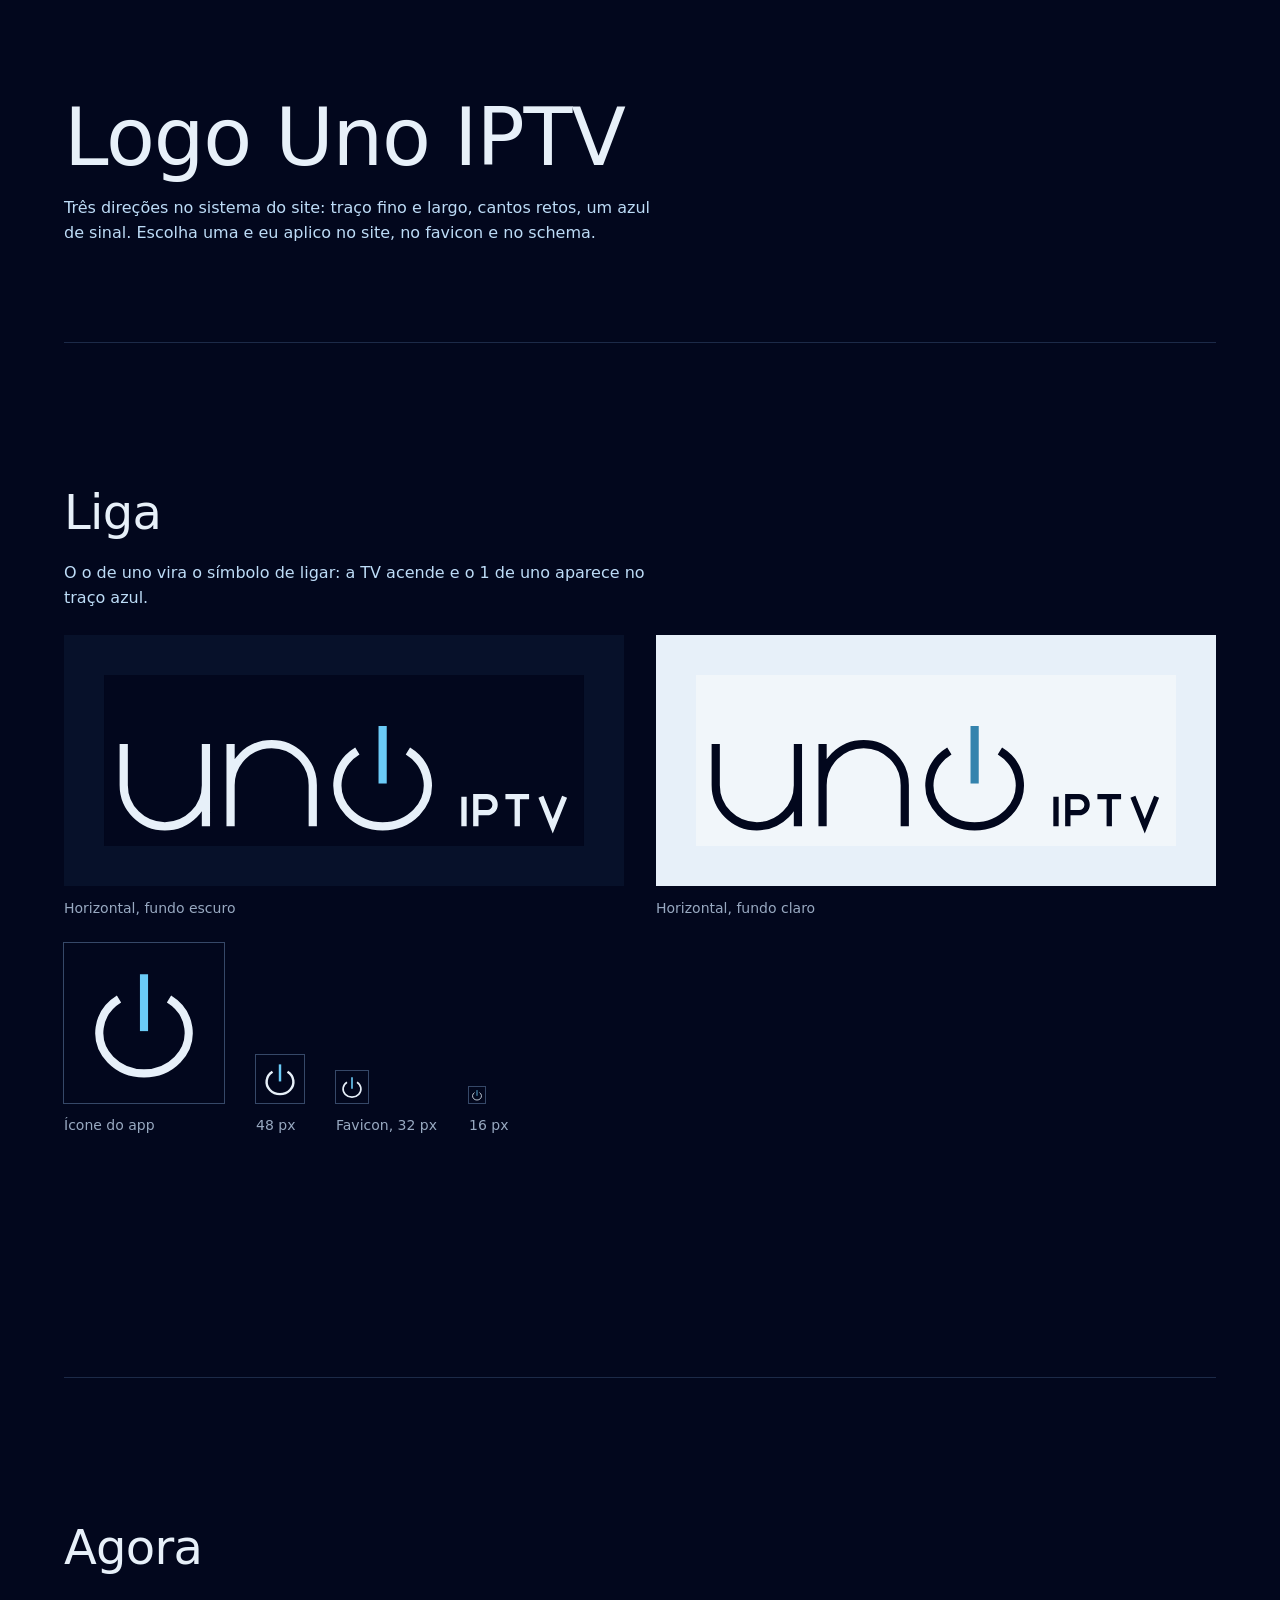
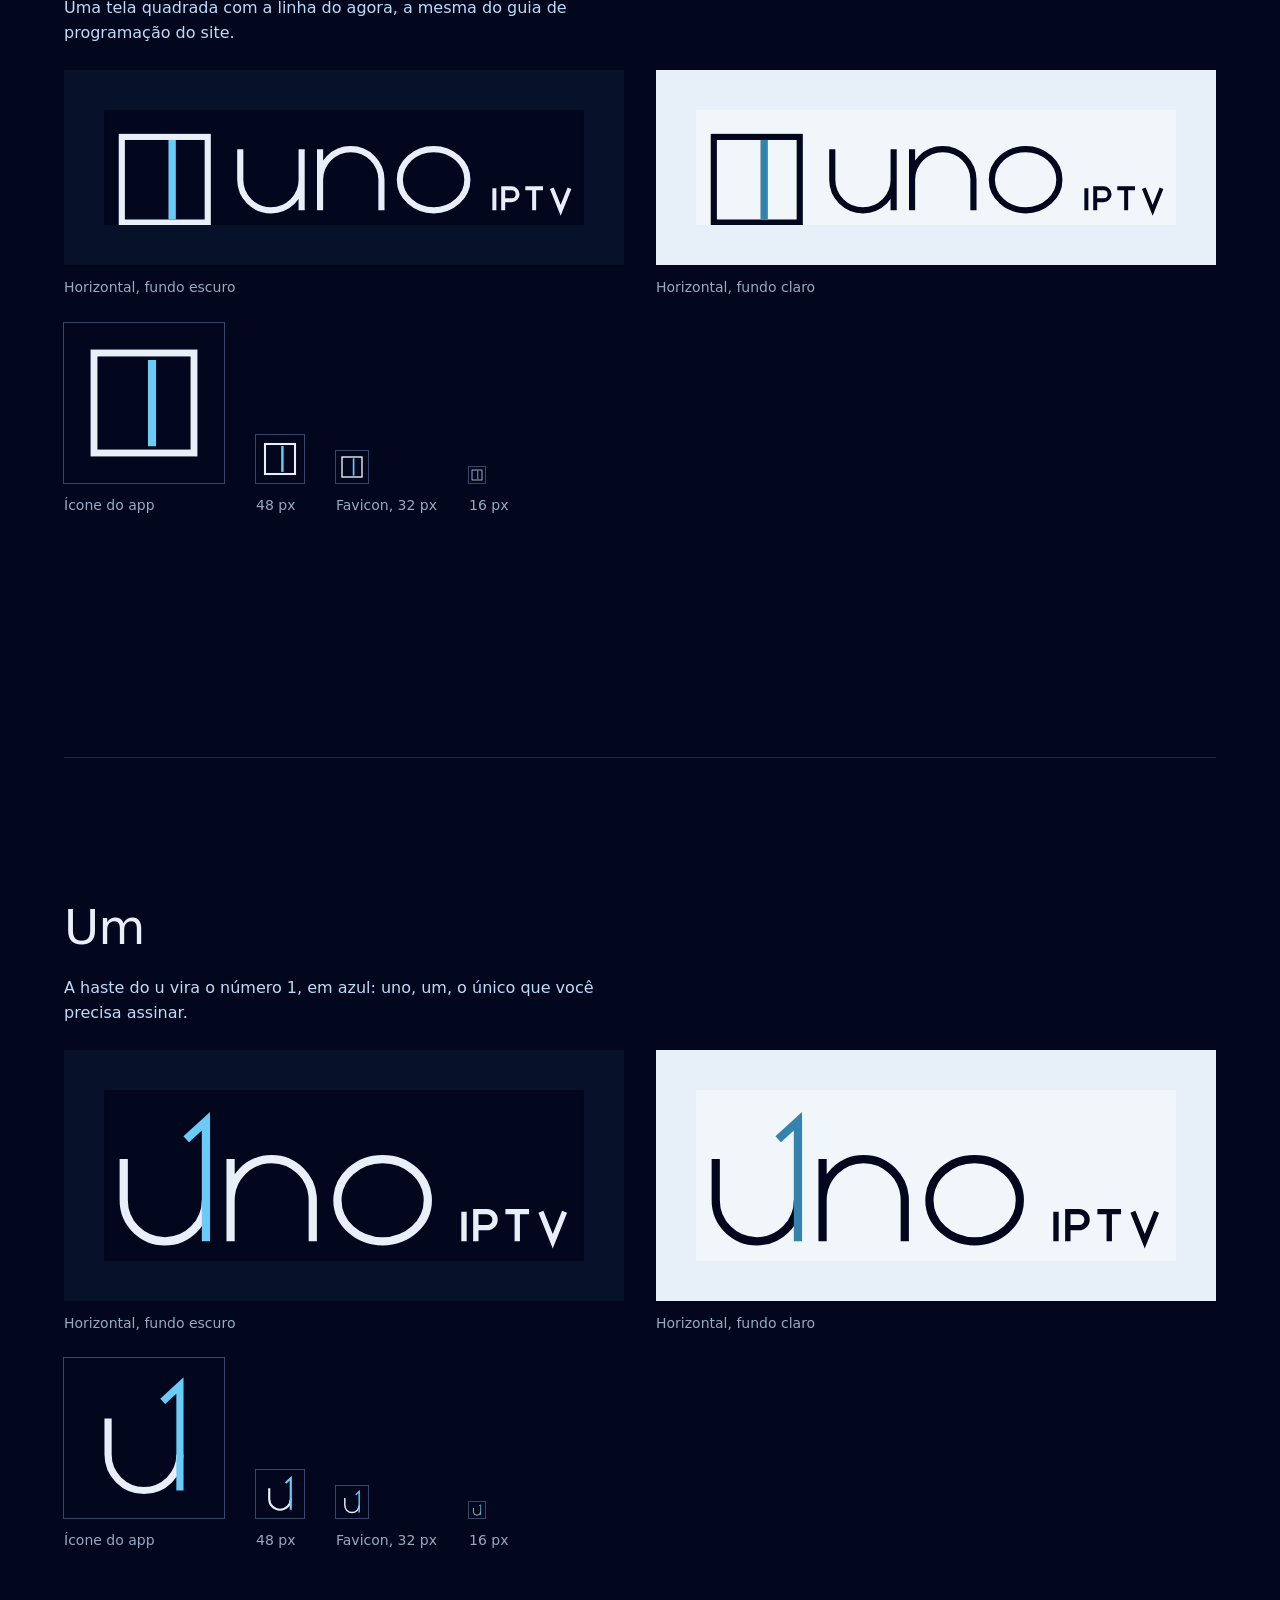
<file: logo/index.html>
<!DOCTYPE html>
<html lang="pt-BR"><head><meta charset="UTF-8"><meta name="viewport" content="width=device-width, initial-scale=1">
<title>Logo Uno IPTV: três direções</title>
<meta name="description" content="Folha interna com as três direções de logo da Uno IPTV.">
<meta name="robots" content="noindex, nofollow">
<link rel="stylesheet" href="../style.css">
<style>
  .sheet { padding-block: var(--space-3xl); display: grid; grid-template-columns: minmax(0, 1fr); gap: var(--space-3xl); }
  .sheet > header p { margin-top: var(--space-md); color: var(--color-ink-2); max-width: 60ch; }
  .dir { display: grid; grid-template-columns: minmax(0, 1fr); gap: var(--space-lg); padding-top: var(--space-xl); border-top: var(--rule-hair) solid var(--color-rule); }
  .dir h2 { font-size: var(--text-section); }
  .idea { color: var(--color-ink-2); max-width: 60ch; }
  .row { display: grid; grid-template-columns: repeat(2, minmax(0, 1fr)); gap: var(--gap-columns); }
  .row figure { margin: 0; display: grid; grid-template-columns: minmax(0, 1fr); gap: var(--space-sm); min-width: 0; }
  .row.dark img, .dark img { background: var(--color-paper-2); }
  .row img { width: 100%; height: auto; padding: var(--space-xl); }
  .dark img { background: var(--color-paper-2); }
  .light img { background: var(--color-ink); }
  .icons { grid-template-columns: repeat(4, max-content); align-items: end; }
  .icons img { padding: 0; background: none; outline: 1px solid var(--color-rule-2); }
  figcaption { font-size: var(--text-sm); color: var(--color-muted); }
  @media (max-width: 40rem) { .row { grid-template-columns: minmax(0, 1fr); } .icons { grid-template-columns: repeat(2, max-content); } }
</style></head>
<body><main class="container sheet">
  <header><h1>Logo Uno IPTV</h1><p>Três direções no sistema do site: traço fino e largo, cantos retos, um azul de sinal. Escolha uma e eu aplico no site, no favicon e no schema.</p></header>
  <section class="dir">
    <h2>Liga</h2>
    <p class="idea">O o de uno vira o símbolo de ligar: a TV acende e o 1 de uno aparece no traço azul.</p>
    <div class="row">
      <figure class="dark"><img src="a-liga-horizontal-escuro.svg" alt="Logo Liga, versão escura"><figcaption>Horizontal, fundo escuro</figcaption></figure>
      <figure class="light"><img src="a-liga-horizontal-claro.svg" alt="Logo Liga, versão clara"><figcaption>Horizontal, fundo claro</figcaption></figure>
    </div>
    <div class="row icons">
      <figure><img src="a-liga-icone.svg" alt="Ícone Liga" width="160" height="160" style="width:160px"><figcaption>Ícone do app</figcaption></figure>
      <figure><img src="a-liga-icone.svg" alt="" width="48" height="48" style="width:48px"><figcaption>48 px</figcaption></figure>
      <figure><img src="a-liga-icone.svg" alt="" width="32" height="32" style="width:32px"><figcaption>Favicon, 32 px</figcaption></figure>
      <figure><img src="a-liga-icone.svg" alt="" width="16" height="16" style="width:16px"><figcaption>16 px</figcaption></figure>
    </div>
  </section>
  <section class="dir">
    <h2>Agora</h2>
    <p class="idea">Uma tela quadrada com a linha do agora, a mesma do guia de programação do site.</p>
    <div class="row">
      <figure class="dark"><img src="b-agora-horizontal-escuro.svg" alt="Logo Agora, versão escura"><figcaption>Horizontal, fundo escuro</figcaption></figure>
      <figure class="light"><img src="b-agora-horizontal-claro.svg" alt="Logo Agora, versão clara"><figcaption>Horizontal, fundo claro</figcaption></figure>
    </div>
    <div class="row icons">
      <figure><img src="b-agora-icone.svg" alt="Ícone Agora" width="160" height="160" style="width:160px"><figcaption>Ícone do app</figcaption></figure>
      <figure><img src="b-agora-icone.svg" alt="" width="48" height="48" style="width:48px"><figcaption>48 px</figcaption></figure>
      <figure><img src="b-agora-icone.svg" alt="" width="32" height="32" style="width:32px"><figcaption>Favicon, 32 px</figcaption></figure>
      <figure><img src="b-agora-icone.svg" alt="" width="16" height="16" style="width:16px"><figcaption>16 px</figcaption></figure>
    </div>
  </section>
  <section class="dir">
    <h2>Um</h2>
    <p class="idea">A haste do u vira o número 1, em azul: uno, um, o único que você precisa assinar.</p>
    <div class="row">
      <figure class="dark"><img src="c-um-horizontal-escuro.svg" alt="Logo Um, versão escura"><figcaption>Horizontal, fundo escuro</figcaption></figure>
      <figure class="light"><img src="c-um-horizontal-claro.svg" alt="Logo Um, versão clara"><figcaption>Horizontal, fundo claro</figcaption></figure>
    </div>
    <div class="row icons">
      <figure><img src="c-um-icone.svg" alt="Ícone Um" width="160" height="160" style="width:160px"><figcaption>Ícone do app</figcaption></figure>
      <figure><img src="c-um-icone.svg" alt="" width="48" height="48" style="width:48px"><figcaption>48 px</figcaption></figure>
      <figure><img src="c-um-icone.svg" alt="" width="32" height="32" style="width:32px"><figcaption>Favicon, 32 px</figcaption></figure>
      <figure><img src="c-um-icone.svg" alt="" width="16" height="16" style="width:16px"><figcaption>16 px</figcaption></figure>
    </div>
  </section>
</main></body></html>
</file>
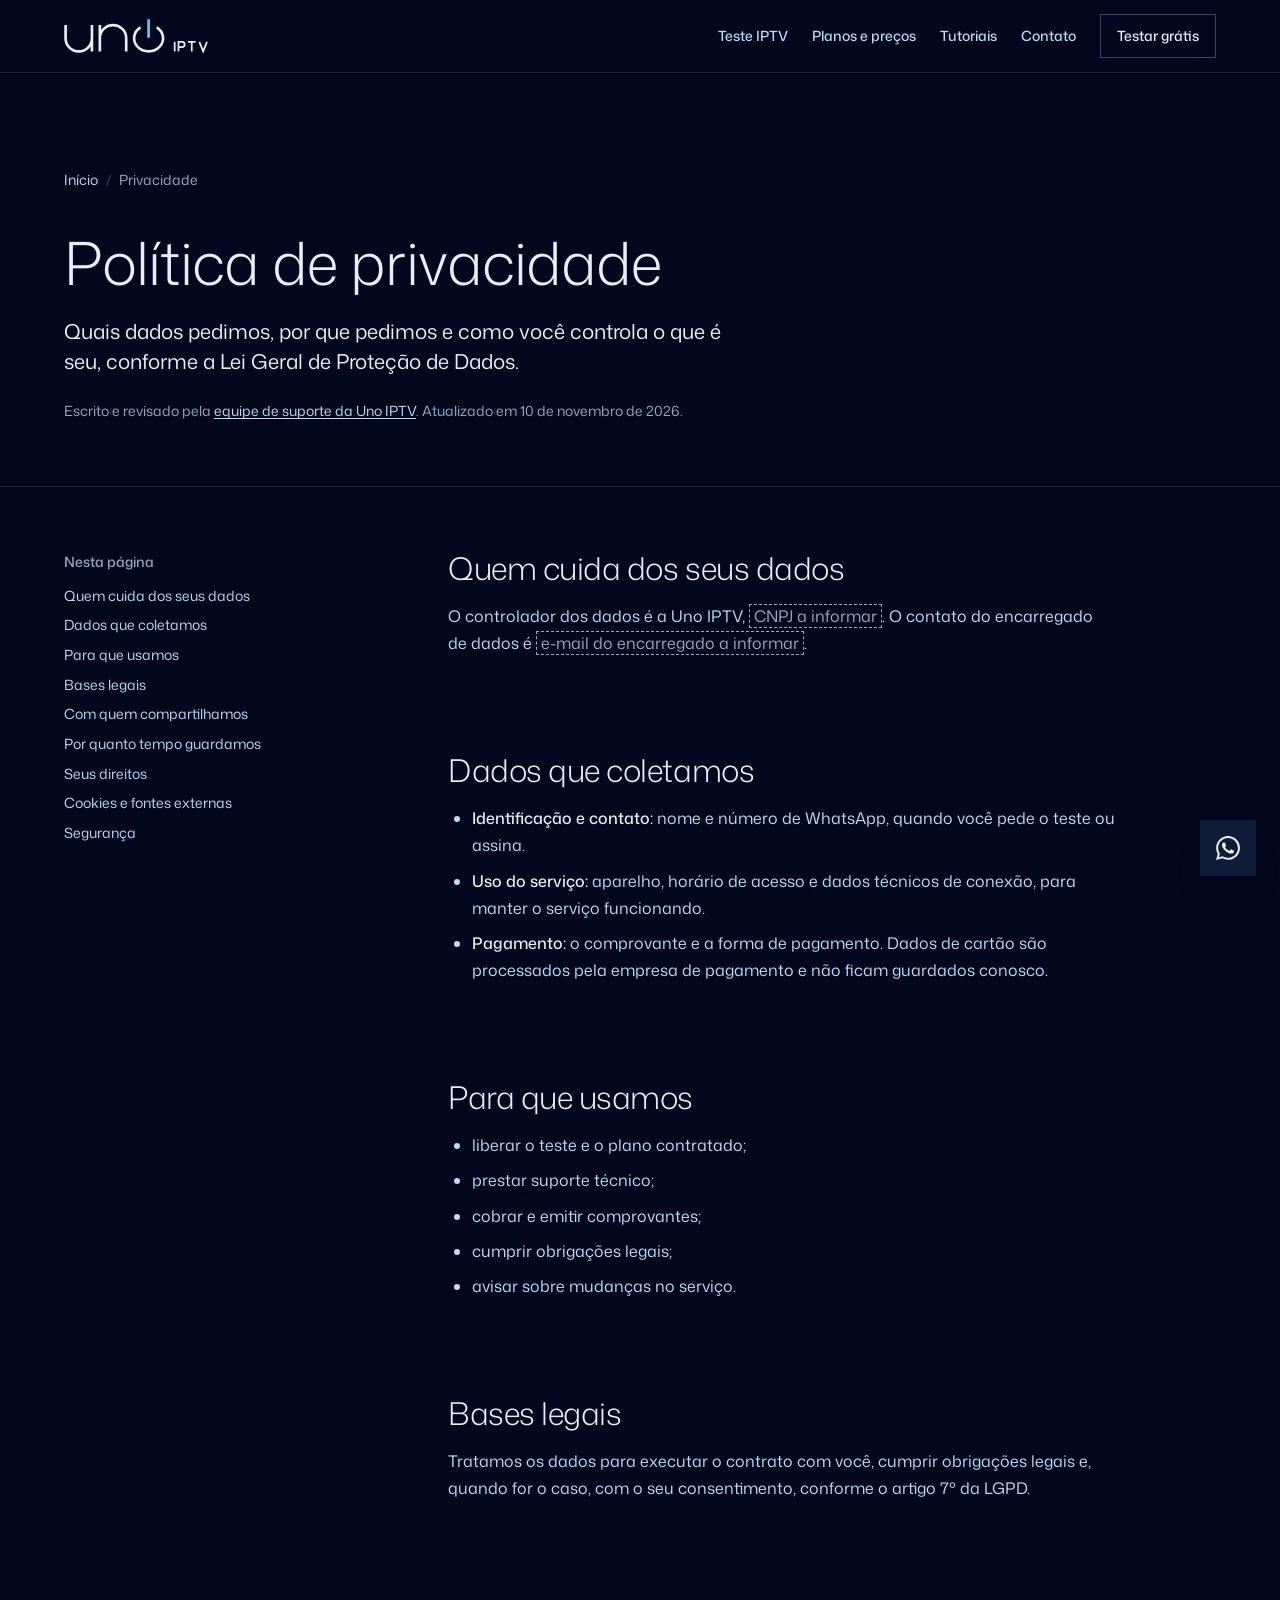
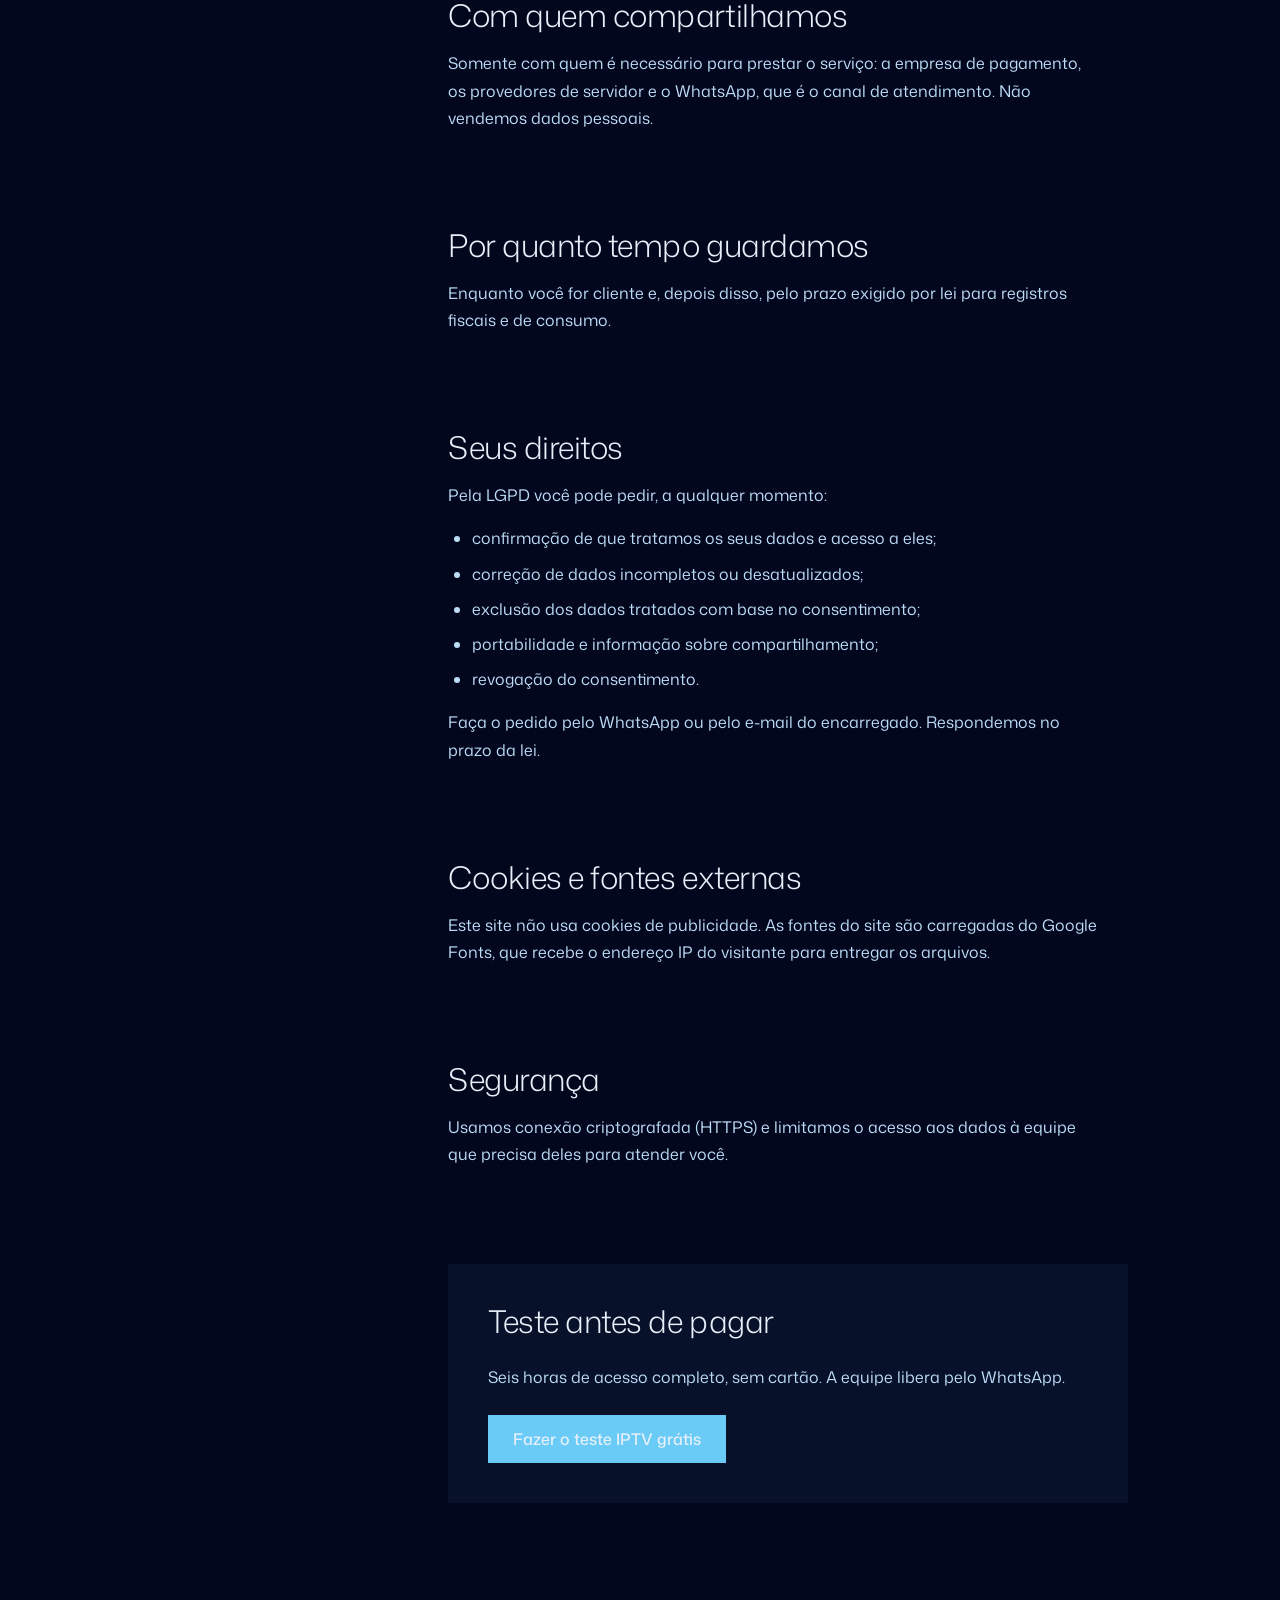
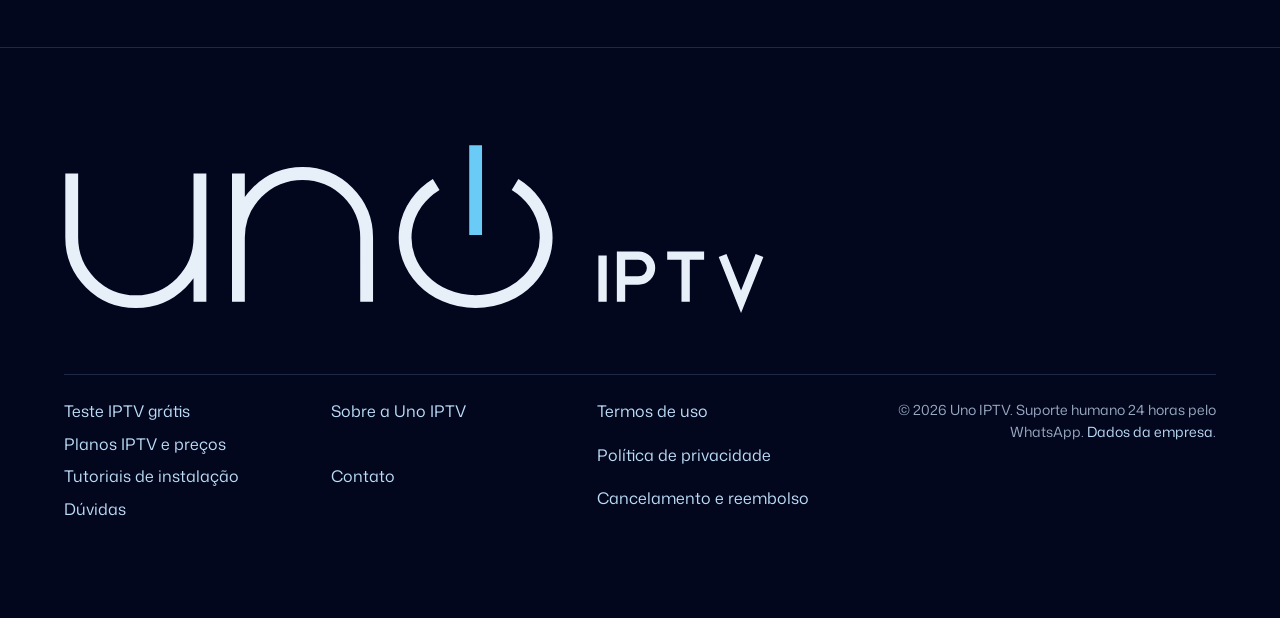
<file: privacidade/index.html>
<!DOCTYPE html>
<html lang="pt-BR">
<head>
<meta charset="UTF-8">
<meta name="viewport" content="width=device-width, initial-scale=1.0">
<title>Política de Privacidade (LGPD) | Uno IPTV</title>
<meta name="description" content="Como a Uno IPTV coleta, usa, guarda e protege os seus dados pessoais, e como exercer os seus direitos pela LGPD.">
<link rel="canonical" href="https://unoiptv.com.br/privacidade/">
<meta property="og:type" content="website">
<meta property="og:locale" content="pt_BR">
<meta property="og:site_name" content="Uno IPTV">
<meta property="og:title" content="Política de Privacidade (LGPD) | Uno IPTV">
<meta property="og:description" content="Como a Uno IPTV coleta, usa, guarda e protege os seus dados pessoais, e como exercer os seus direitos pela LGPD.">
<meta property="og:url" content="https://unoiptv.com.br/privacidade/">
<meta property="og:image" content="https://unoiptv.com.br/og-image.png">
<meta property="og:image:width" content="1200">
<meta property="og:image:height" content="630">
<meta property="og:image:alt" content="Uno IPTV: 6 horas de teste IPTV grátis, sem cartão">
<meta name="twitter:card" content="summary_large_image">
<meta name="twitter:title" content="Política de Privacidade (LGPD) | Uno IPTV">
<meta name="twitter:description" content="Como a Uno IPTV coleta, usa, guarda e protege os seus dados pessoais, e como exercer os seus direitos pela LGPD.">
<meta name="twitter:image" content="https://unoiptv.com.br/og-image.png">
<link rel="icon" href="../favicon.svg" type="image/svg+xml">
<link rel="icon" href="../favicon-32.png" sizes="32x32" type="image/png">
<link rel="apple-touch-icon" href="../apple-touch-icon.png">
<meta name="theme-color" content="#02071d">
<link rel="preconnect" href="https://fonts.googleapis.com">
<link rel="preconnect" href="https://fonts.gstatic.com" crossorigin>
<link href="https://fonts.googleapis.com/css2?family=Mona+Sans:wdth,wght@100,400;100,500;125,300&display=swap" rel="stylesheet">
<link rel="stylesheet" href="../style.css">
<script type="application/ld+json">
{
  "@context": "https://schema.org",
  "@graph": [
    {
      "@type": "WebPage",
      "@id": "https://unoiptv.com.br/privacidade/#page",
      "url": "https://unoiptv.com.br/privacidade/",
      "name": "Política de Privacidade (LGPD) | Uno IPTV",
      "description": "Como a Uno IPTV coleta, usa, guarda e protege os seus dados pessoais, e como exercer os seus direitos pela LGPD.",
      "inLanguage": "pt-BR",
      "dateModified": "2026-11-10",
      "isPartOf": {
        "@id": "https://unoiptv.com.br/#site"
      },
      "publisher": {
        "@id": "https://unoiptv.com.br/#org"
      }
    },
    {
      "@type": "BreadcrumbList",
      "itemListElement": [
        {
          "@type": "ListItem",
          "position": 1,
          "name": "Início",
          "item": "https://unoiptv.com.br/"
        },
        {
          "@type": "ListItem",
          "position": 2,
          "name": "Privacidade",
          "item": "https://unoiptv.com.br/privacidade/"
        }
      ]
    }
  ]
}
</script>
</head>
<body>
<a class="skip" href="#main">Pular para o conteúdo</a>

<header class="bar">
  <div class="container">
    <a href="../" class="wordmark" aria-label="Uno IPTV, início"><svg class="logo" viewBox="-6 -23 549 129" aria-hidden="true" focusable="false"><path d="M0,0 V50 A50,50 0 0 0 100,50 M100,0 V100 M130,100 V0 M130,50 A50,50 0 0 1 230,50 V100 M345.76,8.55 A55,50 0 1 1 284.24,8.55" fill="none" stroke="currentColor" stroke-width="10"/><path class="logo__on" d="M315,-22 V48" fill="none" stroke-width="10"/><path d="M0,0 V100 M40,100 V0 H78 A27,27 0 0 1 78,54 H40 M140,0 H220 M180,0 V100 M260,0 L300,100 L340,0" fill="none" stroke="currentColor" stroke-width="18.06" transform="translate(414,64) scale(0.36)"/></svg></a>
    <nav class="menu" id="menu" aria-label="Principal">
      <a href="../teste-iptv/">Teste IPTV</a>
      <a href="../#planos">Planos e preços</a>
      <a href="../tutoriais/">Tutoriais</a>
      <a href="../contato/">Contato</a>
      <a href="https://voupro.link/itbc8x/" class="btn btn--secondary btn--sm">Testar grátis</a>
    </nav>
    <button class="burger" id="burger" type="button" aria-expanded="false" aria-controls="menu">Menu</button>
  </div>
</header>

<main id="main">
  <div class="doc-head">
    <div class="container">
      <nav class="crumbs" aria-label="Trilha"><ol><li><a href="../">Início</a></li><li aria-current="page">Privacidade</li></ol></nav>
      <h1>Política de privacidade</h1>
      <p class="lead">Quais dados pedimos, por que pedimos e como você controla o que é seu, conforme a Lei Geral de Proteção de Dados.</p>
      <p class="byline">Escrito e revisado pela <a href="../sobre/#editorial">equipe de suporte da Uno IPTV</a>. Atualizado em <time datetime="2026-11-10">10 de novembro de 2026</time>.</p>
    </div>
  </div>
  <div class="container doc">
    <nav class="toc" aria-label="Nesta página">
      <p>Nesta página</p>
      <ol>
        <li><a href="#controlador">Quem cuida dos seus dados</a></li>
        <li><a href="#coletados">Dados que coletamos</a></li>
        <li><a href="#finalidade">Para que usamos</a></li>
        <li><a href="#bases">Bases legais</a></li>
        <li><a href="#compartilhamento">Com quem compartilhamos</a></li>
        <li><a href="#retencao">Por quanto tempo guardamos</a></li>
        <li><a href="#direitos">Seus direitos</a></li>
        <li><a href="#cookies">Cookies e fontes externas</a></li>
        <li><a href="#seguranca">Segurança</a></li>
      </ol>
    </nav>
    <article class="prose">
      <h2 id="controlador">Quem cuida dos seus dados</h2>
      <p>O controlador dos dados é a Uno IPTV, <span class="fill" data-fill="cnpj">CNPJ a informar</span>. O contato do encarregado de dados é <span class="fill" data-fill="email-dpo">e-mail do encarregado a informar</span>.</p>
      <h2 id="coletados">Dados que coletamos</h2>
      <ul>
        <li><strong>Identificação e contato:</strong> nome e número de WhatsApp, quando você pede o teste ou assina.</li>
        <li><strong>Uso do serviço:</strong> aparelho, horário de acesso e dados técnicos de conexão, para manter o serviço funcionando.</li>
        <li><strong>Pagamento:</strong> o comprovante e a forma de pagamento. Dados de cartão são processados pela empresa de pagamento e não ficam guardados conosco.</li>
      </ul>
      <h2 id="finalidade">Para que usamos</h2>
      <ul>
        <li>liberar o teste e o plano contratado;</li>
        <li>prestar suporte técnico;</li>
        <li>cobrar e emitir comprovantes;</li>
        <li>cumprir obrigações legais;</li>
        <li>avisar sobre mudanças no serviço.</li>
      </ul>
      <h2 id="bases">Bases legais</h2>
      <p>Tratamos os dados para executar o contrato com você, cumprir obrigações legais e, quando for o caso, com o seu consentimento, conforme o artigo 7º da LGPD.</p>
      <h2 id="compartilhamento">Com quem compartilhamos</h2>
      <p>Somente com quem é necessário para prestar o serviço: a empresa de pagamento, os provedores de servidor e o WhatsApp, que é o canal de atendimento. Não vendemos dados pessoais.</p>
      <h2 id="retencao">Por quanto tempo guardamos</h2>
      <p>Enquanto você for cliente e, depois disso, pelo prazo exigido por lei para registros fiscais e de consumo.</p>
      <h2 id="direitos">Seus direitos</h2>
      <p>Pela LGPD você pode pedir, a qualquer momento:</p>
      <ul>
        <li>confirmação de que tratamos os seus dados e acesso a eles;</li>
        <li>correção de dados incompletos ou desatualizados;</li>
        <li>exclusão dos dados tratados com base no consentimento;</li>
        <li>portabilidade e informação sobre compartilhamento;</li>
        <li>revogação do consentimento.</li>
      </ul>
      <p>Faça o pedido pelo WhatsApp ou pelo e-mail do encarregado. Respondemos no prazo da lei.</p>
      <h2 id="cookies">Cookies e fontes externas</h2>
      <p>Este site não usa cookies de publicidade. As fontes do site são carregadas do Google Fonts, que recebe o endereço IP do visitante para entregar os arquivos.</p>
      <h2 id="seguranca">Segurança</h2>
      <p>Usamos conexão criptografada (HTTPS) e limitamos o acesso aos dados à equipe que precisa deles para atender você.</p>
      <div class="cta-box">
        <h2>Teste antes de pagar</h2>
        <p>Seis horas de acesso completo, sem cartão. A equipe libera pelo WhatsApp.</p>
        <a href="https://voupro.link/itbc8x/" class="btn btn--primary">Fazer o teste IPTV grátis</a>
      </div>
    </article>
  </div>
</main>

<footer class="foot">
  <div class="container">
    <p class="foot__mark"><svg class="logo logo--mast" viewBox="-6 -23 549 129" aria-hidden="true" focusable="false"><path d="M0,0 V50 A50,50 0 0 0 100,50 M100,0 V100 M130,100 V0 M130,50 A50,50 0 0 1 230,50 V100 M345.76,8.55 A55,50 0 1 1 284.24,8.55" fill="none" stroke="currentColor" stroke-width="10"/><path class="logo__on" d="M315,-22 V48" fill="none" stroke-width="10"/><path d="M0,0 V100 M40,100 V0 H78 A27,27 0 0 1 78,54 H40 M140,0 H220 M180,0 V100 M260,0 L300,100 L340,0" fill="none" stroke="currentColor" stroke-width="18.06" transform="translate(414,64) scale(0.36)"/></svg></p>
    <div class="foot__links">
      <ul>
        <li><a href="../teste-iptv/">Teste IPTV grátis</a></li>
        <li><a href="../#planos">Planos IPTV e preços</a></li>
        <li><a href="../tutoriais/">Tutoriais de instalação</a></li>
        <li><a href="../#faq">Dúvidas</a></li>
      </ul>
      <ul>
        <li><a href="../sobre/">Sobre a Uno IPTV</a></li>
        <li><a href="../contato/">Contato</a></li>
      </ul>
      <ul>
        <li><a href="../termos/">Termos de uso</a></li>
        <li><a href="../privacidade/">Política de privacidade</a></li>
        <li><a href="../reembolso/">Cancelamento e reembolso</a></li>
      </ul>
      <p class="foot__legal">© 2026 Uno IPTV. Suporte humano 24 horas pelo WhatsApp. <a href="../sobre/#empresa">Dados da empresa</a>.</p>
    </div>
  </div>
</footer>

<a href="https://voupro.link/itbc8x/" class="wa" aria-label="Falar no WhatsApp">
  <svg viewBox="0 0 24 24" width="24" height="24" aria-hidden="true"><path d="M17.47 14.38c-.3-.15-1.76-.87-2.03-.97-.27-.1-.47-.15-.67.15-.2.3-.77.97-.94 1.17-.17.2-.35.22-.64.07-.3-.15-1.26-.46-2.4-1.48-.89-.79-1.49-1.77-1.66-2.07-.17-.3-.02-.46.13-.6.13-.14.3-.35.45-.52.15-.17.2-.3.3-.5.1-.2.05-.37-.03-.52-.07-.15-.67-1.6-.92-2.2-.24-.58-.49-.5-.67-.51h-.57c-.2 0-.52.07-.8.37-.27.3-1.04 1.02-1.04 2.48s1.07 2.88 1.21 3.08c.15.2 2.1 3.2 5.08 4.49.71.31 1.26.49 1.7.63.71.22 1.36.19 1.87.12.57-.09 1.76-.72 2-1.41.25-.7.25-1.29.17-1.41-.07-.13-.27-.2-.57-.35M12.05 21.8h-.01a9.9 9.9 0 0 1-5.03-1.38l-.36-.21-3.74.98 1-3.65-.24-.37A9.86 9.86 0 0 1 2.160 12C2.16 6.55 6.6 2.12 12.06 2.12c2.64 0 5.12 1.030 6.99 2.9a9.82 9.82 0 0 1 2.89 6.99c0 5.45-4.44 9.89-9.89 9.89M20.46 3.49A11.82 11.82 0 0 0 12.05 0C5.5 0 .16 5.34.16 11.89c0 2.1.55 4.14 1.59 5.95L.06 24l6.3-1.65a11.88 11.88 0 0 0 5.68 1.45h.01c6.55 0 11.89-5.34 11.89-11.9 0-3.18-1.24-6.16-3.48-8.41"/></svg>
</a>

<script>
  const burger = document.getElementById('burger'), menu = document.getElementById('menu');
  burger.addEventListener('click', () => { const open = menu.classList.toggle('open'); burger.setAttribute('aria-expanded', open); });
  menu.querySelectorAll('a').forEach((a) => a.addEventListener('click', () => { menu.classList.remove('open'); burger.setAttribute('aria-expanded', 'false'); }));
</script>
</body>
</html>
</file>
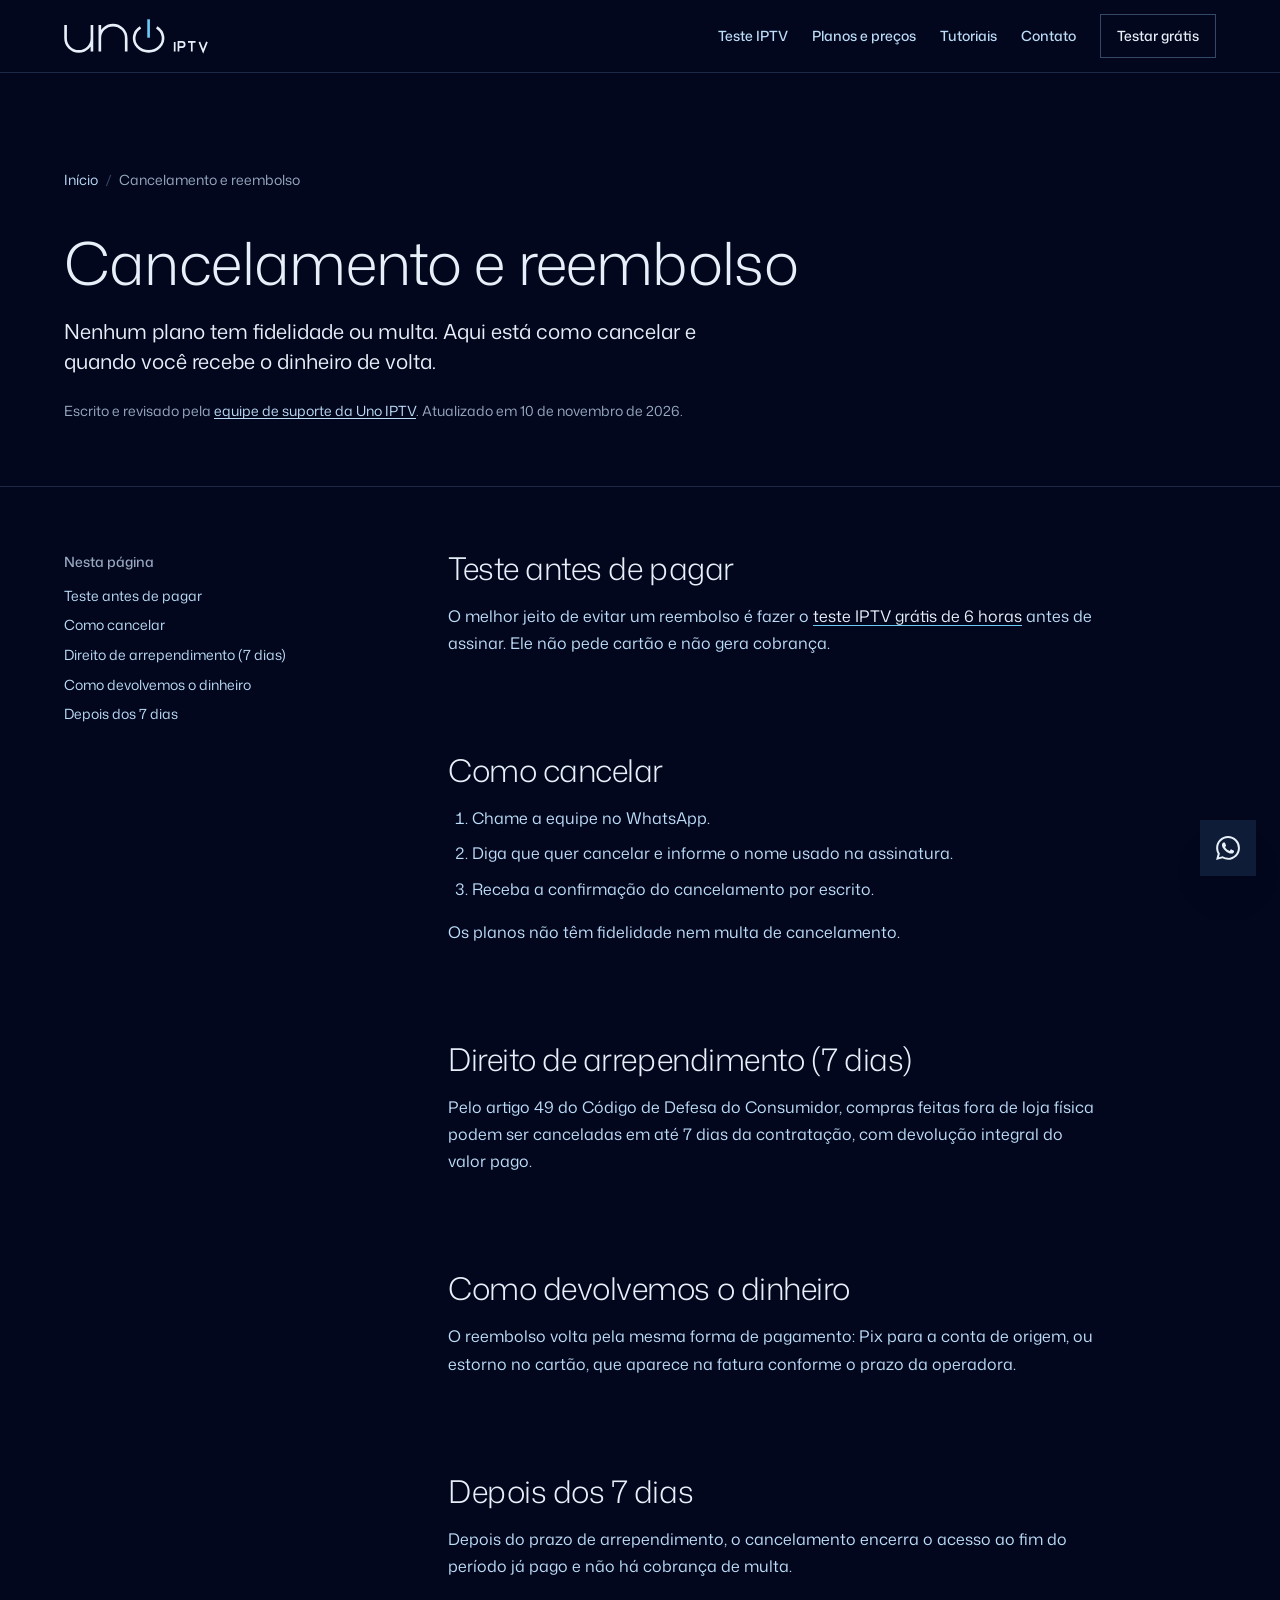
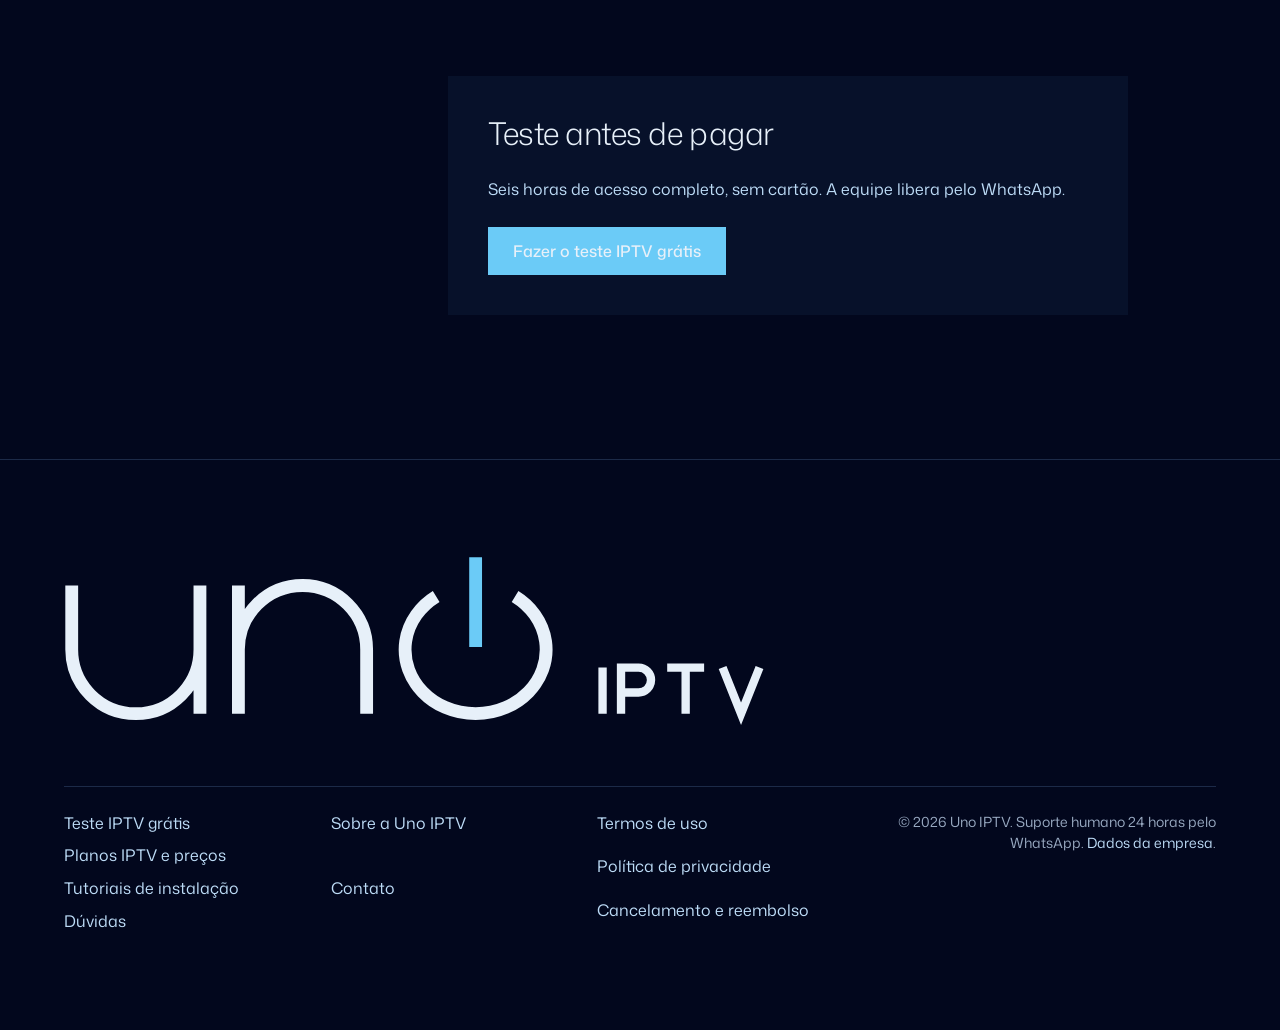
<file: reembolso/index.html>
<!DOCTYPE html>
<html lang="pt-BR">
<head>
<meta charset="UTF-8">
<meta name="viewport" content="width=device-width, initial-scale=1.0">
<title>Cancelamento e Reembolso | Uno IPTV</title>
<meta name="description" content="Como cancelar um plano da Uno IPTV, quando cabe reembolso e como pedir. Sem fidelidade e com direito de arrependimento de 7 dias.">
<link rel="canonical" href="https://unoiptv.com.br/reembolso/">
<meta property="og:type" content="website">
<meta property="og:locale" content="pt_BR">
<meta property="og:site_name" content="Uno IPTV">
<meta property="og:title" content="Cancelamento e Reembolso | Uno IPTV">
<meta property="og:description" content="Como cancelar um plano da Uno IPTV, quando cabe reembolso e como pedir. Sem fidelidade e com direito de arrependimento de 7 dias.">
<meta property="og:url" content="https://unoiptv.com.br/reembolso/">
<meta property="og:image" content="https://unoiptv.com.br/og-image.png">
<meta property="og:image:width" content="1200">
<meta property="og:image:height" content="630">
<meta property="og:image:alt" content="Uno IPTV: 6 horas de teste IPTV grátis, sem cartão">
<meta name="twitter:card" content="summary_large_image">
<meta name="twitter:title" content="Cancelamento e Reembolso | Uno IPTV">
<meta name="twitter:description" content="Como cancelar um plano da Uno IPTV, quando cabe reembolso e como pedir. Sem fidelidade e com direito de arrependimento de 7 dias.">
<meta name="twitter:image" content="https://unoiptv.com.br/og-image.png">
<link rel="icon" href="../favicon.svg" type="image/svg+xml">
<link rel="icon" href="../favicon-32.png" sizes="32x32" type="image/png">
<link rel="apple-touch-icon" href="../apple-touch-icon.png">
<meta name="theme-color" content="#02071d">
<link rel="preconnect" href="https://fonts.googleapis.com">
<link rel="preconnect" href="https://fonts.gstatic.com" crossorigin>
<link href="https://fonts.googleapis.com/css2?family=Mona+Sans:wdth,wght@100,400;100,500;125,300&display=swap" rel="stylesheet">
<link rel="stylesheet" href="../style.css">
<script type="application/ld+json">
{
  "@context": "https://schema.org",
  "@graph": [
    {
      "@type": "WebPage",
      "@id": "https://unoiptv.com.br/reembolso/#page",
      "url": "https://unoiptv.com.br/reembolso/",
      "name": "Cancelamento e Reembolso | Uno IPTV",
      "description": "Como cancelar um plano da Uno IPTV, quando cabe reembolso e como pedir. Sem fidelidade e com direito de arrependimento de 7 dias.",
      "inLanguage": "pt-BR",
      "dateModified": "2026-11-10",
      "isPartOf": {
        "@id": "https://unoiptv.com.br/#site"
      },
      "publisher": {
        "@id": "https://unoiptv.com.br/#org"
      }
    },
    {
      "@type": "BreadcrumbList",
      "itemListElement": [
        {
          "@type": "ListItem",
          "position": 1,
          "name": "Início",
          "item": "https://unoiptv.com.br/"
        },
        {
          "@type": "ListItem",
          "position": 2,
          "name": "Cancelamento e reembolso",
          "item": "https://unoiptv.com.br/reembolso/"
        }
      ]
    }
  ]
}
</script>
</head>
<body>
<a class="skip" href="#main">Pular para o conteúdo</a>

<header class="bar">
  <div class="container">
    <a href="../" class="wordmark" aria-label="Uno IPTV, início"><svg class="logo" viewBox="-6 -23 549 129" aria-hidden="true" focusable="false"><path d="M0,0 V50 A50,50 0 0 0 100,50 M100,0 V100 M130,100 V0 M130,50 A50,50 0 0 1 230,50 V100 M345.76,8.55 A55,50 0 1 1 284.24,8.55" fill="none" stroke="currentColor" stroke-width="10"/><path class="logo__on" d="M315,-22 V48" fill="none" stroke-width="10"/><path d="M0,0 V100 M40,100 V0 H78 A27,27 0 0 1 78,54 H40 M140,0 H220 M180,0 V100 M260,0 L300,100 L340,0" fill="none" stroke="currentColor" stroke-width="18.06" transform="translate(414,64) scale(0.36)"/></svg></a>
    <nav class="menu" id="menu" aria-label="Principal">
      <a href="../teste-iptv/">Teste IPTV</a>
      <a href="../#planos">Planos e preços</a>
      <a href="../tutoriais/">Tutoriais</a>
      <a href="../contato/">Contato</a>
      <a href="https://voupro.link/itbc8x/" class="btn btn--secondary btn--sm">Testar grátis</a>
    </nav>
    <button class="burger" id="burger" type="button" aria-expanded="false" aria-controls="menu">Menu</button>
  </div>
</header>

<main id="main">
  <div class="doc-head">
    <div class="container">
      <nav class="crumbs" aria-label="Trilha"><ol><li><a href="../">Início</a></li><li aria-current="page">Cancelamento e reembolso</li></ol></nav>
      <h1>Cancelamento e reembolso</h1>
      <p class="lead">Nenhum plano tem fidelidade ou multa. Aqui está como cancelar e quando você recebe o dinheiro de volta.</p>
      <p class="byline">Escrito e revisado pela <a href="../sobre/#editorial">equipe de suporte da Uno IPTV</a>. Atualizado em <time datetime="2026-11-10">10 de novembro de 2026</time>.</p>
    </div>
  </div>
  <div class="container doc">
    <nav class="toc" aria-label="Nesta página">
      <p>Nesta página</p>
      <ol>
        <li><a href="#teste-primeiro">Teste antes de pagar</a></li>
        <li><a href="#cancelar">Como cancelar</a></li>
        <li><a href="#arrependimento">Direito de arrependimento (7 dias)</a></li>
        <li><a href="#como-devolvemos">Como devolvemos o dinheiro</a></li>
        <li><a href="#depois">Depois dos 7 dias</a></li>
      </ol>
    </nav>
    <article class="prose">
      <h2 id="teste-primeiro">Teste antes de pagar</h2>
      <p>O melhor jeito de evitar um reembolso é fazer o <a href="../teste-iptv/">teste IPTV grátis de 6 horas</a> antes de assinar. Ele não pede cartão e não gera cobrança.</p>
      <h2 id="cancelar">Como cancelar</h2>
      <ol>
        <li>Chame a equipe no WhatsApp.</li>
        <li>Diga que quer cancelar e informe o nome usado na assinatura.</li>
        <li>Receba a confirmação do cancelamento por escrito.</li>
      </ol>
      <p>Os planos não têm fidelidade nem multa de cancelamento.</p>
      <h2 id="arrependimento">Direito de arrependimento (7 dias)</h2>
      <p>Pelo artigo 49 do Código de Defesa do Consumidor, compras feitas fora de loja física podem ser canceladas em até 7 dias da contratação, com devolução integral do valor pago.</p>
      <h2 id="como-devolvemos">Como devolvemos o dinheiro</h2>
      <p>O reembolso volta pela mesma forma de pagamento: Pix para a conta de origem, ou estorno no cartão, que aparece na fatura conforme o prazo da operadora.</p>
      <h2 id="depois">Depois dos 7 dias</h2>
      <p>Depois do prazo de arrependimento, o cancelamento encerra o acesso ao fim do período já pago e não há cobrança de multa.</p>
      <div class="cta-box">
        <h2>Teste antes de pagar</h2>
        <p>Seis horas de acesso completo, sem cartão. A equipe libera pelo WhatsApp.</p>
        <a href="https://voupro.link/itbc8x/" class="btn btn--primary">Fazer o teste IPTV grátis</a>
      </div>
    </article>
  </div>
</main>

<footer class="foot">
  <div class="container">
    <p class="foot__mark"><svg class="logo logo--mast" viewBox="-6 -23 549 129" aria-hidden="true" focusable="false"><path d="M0,0 V50 A50,50 0 0 0 100,50 M100,0 V100 M130,100 V0 M130,50 A50,50 0 0 1 230,50 V100 M345.76,8.55 A55,50 0 1 1 284.24,8.55" fill="none" stroke="currentColor" stroke-width="10"/><path class="logo__on" d="M315,-22 V48" fill="none" stroke-width="10"/><path d="M0,0 V100 M40,100 V0 H78 A27,27 0 0 1 78,54 H40 M140,0 H220 M180,0 V100 M260,0 L300,100 L340,0" fill="none" stroke="currentColor" stroke-width="18.06" transform="translate(414,64) scale(0.36)"/></svg></p>
    <div class="foot__links">
      <ul>
        <li><a href="../teste-iptv/">Teste IPTV grátis</a></li>
        <li><a href="../#planos">Planos IPTV e preços</a></li>
        <li><a href="../tutoriais/">Tutoriais de instalação</a></li>
        <li><a href="../#faq">Dúvidas</a></li>
      </ul>
      <ul>
        <li><a href="../sobre/">Sobre a Uno IPTV</a></li>
        <li><a href="../contato/">Contato</a></li>
      </ul>
      <ul>
        <li><a href="../termos/">Termos de uso</a></li>
        <li><a href="../privacidade/">Política de privacidade</a></li>
        <li><a href="../reembolso/">Cancelamento e reembolso</a></li>
      </ul>
      <p class="foot__legal">© 2026 Uno IPTV. Suporte humano 24 horas pelo WhatsApp. <a href="../sobre/#empresa">Dados da empresa</a>.</p>
    </div>
  </div>
</footer>

<a href="https://voupro.link/itbc8x/" class="wa" aria-label="Falar no WhatsApp">
  <svg viewBox="0 0 24 24" width="24" height="24" aria-hidden="true"><path d="M17.47 14.38c-.3-.15-1.76-.87-2.03-.97-.27-.1-.47-.15-.67.15-.2.3-.77.97-.94 1.17-.17.2-.35.22-.64.07-.3-.15-1.26-.46-2.4-1.48-.89-.79-1.49-1.77-1.66-2.07-.17-.3-.02-.46.13-.6.13-.14.3-.35.45-.52.15-.17.2-.3.3-.5.1-.2.05-.37-.03-.52-.07-.15-.67-1.6-.92-2.2-.24-.58-.49-.5-.67-.51h-.57c-.2 0-.52.07-.8.37-.27.3-1.04 1.02-1.04 2.48s1.07 2.88 1.21 3.08c.15.2 2.1 3.2 5.08 4.49.71.31 1.26.49 1.7.63.71.22 1.36.19 1.87.12.57-.09 1.76-.72 2-1.41.25-.7.25-1.29.17-1.41-.07-.13-.27-.2-.57-.35M12.05 21.8h-.01a9.9 9.9 0 0 1-5.03-1.38l-.36-.21-3.74.98 1-3.65-.24-.37A9.86 9.86 0 0 1 2.160 12C2.16 6.55 6.6 2.12 12.06 2.12c2.64 0 5.12 1.030 6.99 2.9a9.82 9.82 0 0 1 2.89 6.99c0 5.45-4.44 9.89-9.89 9.89M20.46 3.49A11.82 11.82 0 0 0 12.05 0C5.5 0 .16 5.34.16 11.89c0 2.1.55 4.14 1.59 5.95L.06 24l6.3-1.65a11.88 11.88 0 0 0 5.68 1.45h.01c6.55 0 11.89-5.34 11.89-11.9 0-3.18-1.24-6.16-3.48-8.41"/></svg>
</a>

<script>
  const burger = document.getElementById('burger'), menu = document.getElementById('menu');
  burger.addEventListener('click', () => { const open = menu.classList.toggle('open'); burger.setAttribute('aria-expanded', open); });
  menu.querySelectorAll('a').forEach((a) => a.addEventListener('click', () => { menu.classList.remove('open'); burger.setAttribute('aria-expanded', 'false'); }));
</script>
</body>
</html>
</file>
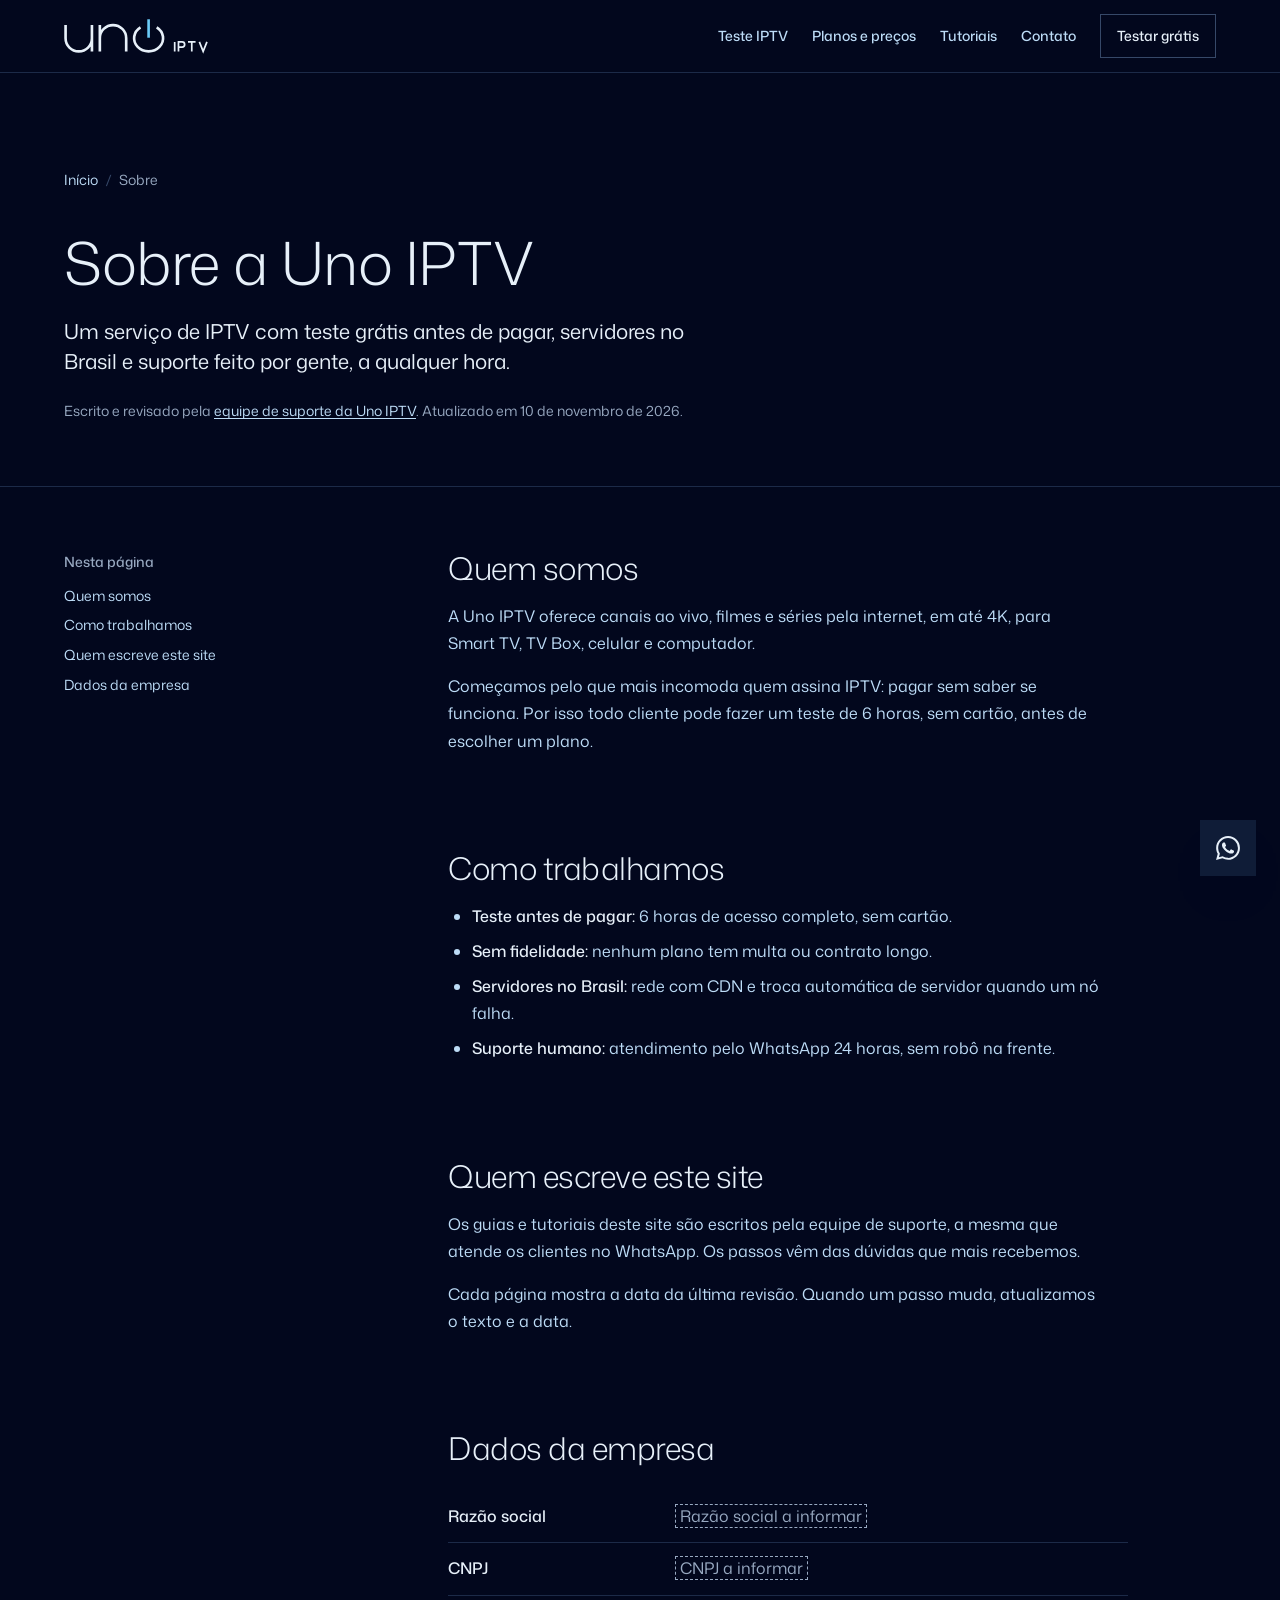
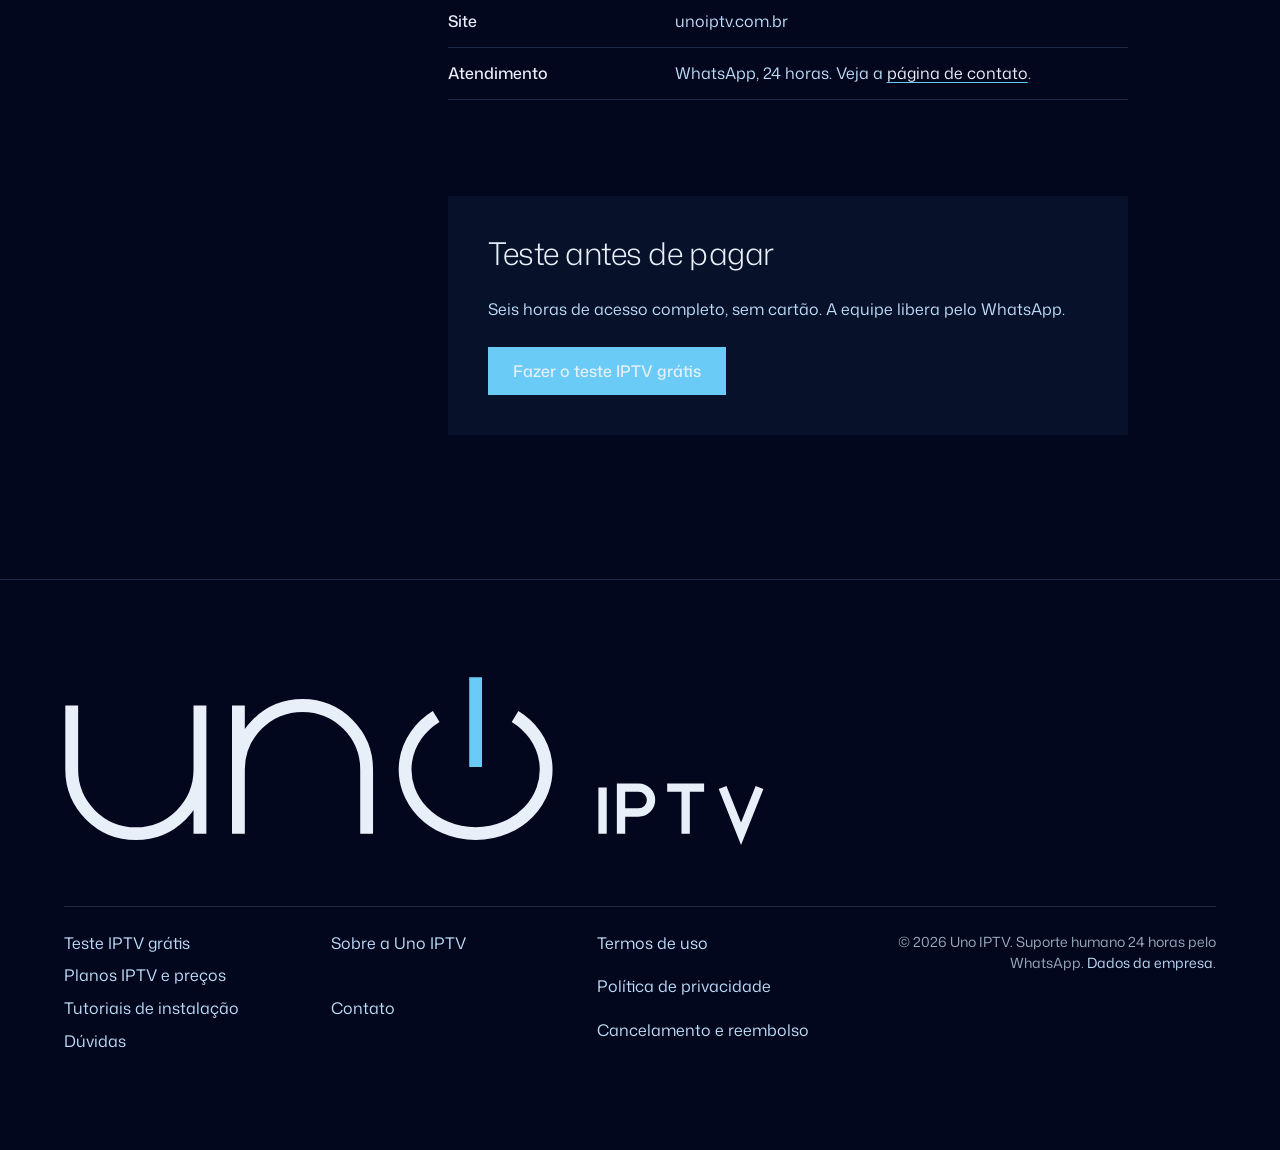
<file: sobre/index.html>
<!DOCTYPE html>
<html lang="pt-BR">
<head>
<meta charset="UTF-8">
<meta name="viewport" content="width=device-width, initial-scale=1.0">
<title>Sobre a Uno IPTV: Quem Somos e Como Trabalhamos</title>
<meta name="description" content="Conheça a Uno IPTV: como funciona o serviço, a estrutura de servidores no Brasil, o suporte humano 24 horas e os dados da empresa.">
<link rel="canonical" href="https://unoiptv.com.br/sobre/">
<meta property="og:type" content="website">
<meta property="og:locale" content="pt_BR">
<meta property="og:site_name" content="Uno IPTV">
<meta property="og:title" content="Sobre a Uno IPTV: Quem Somos e Como Trabalhamos">
<meta property="og:description" content="Conheça a Uno IPTV: como funciona o serviço, a estrutura de servidores no Brasil, o suporte humano 24 horas e os dados da empresa.">
<meta property="og:url" content="https://unoiptv.com.br/sobre/">
<meta property="og:image" content="https://unoiptv.com.br/og-image.png">
<meta property="og:image:width" content="1200">
<meta property="og:image:height" content="630">
<meta property="og:image:alt" content="Uno IPTV: 6 horas de teste IPTV grátis, sem cartão">
<meta name="twitter:card" content="summary_large_image">
<meta name="twitter:title" content="Sobre a Uno IPTV: Quem Somos e Como Trabalhamos">
<meta name="twitter:description" content="Conheça a Uno IPTV: como funciona o serviço, a estrutura de servidores no Brasil, o suporte humano 24 horas e os dados da empresa.">
<meta name="twitter:image" content="https://unoiptv.com.br/og-image.png">
<link rel="icon" href="../favicon.svg" type="image/svg+xml">
<link rel="icon" href="../favicon-32.png" sizes="32x32" type="image/png">
<link rel="apple-touch-icon" href="../apple-touch-icon.png">
<meta name="theme-color" content="#02071d">
<link rel="preconnect" href="https://fonts.googleapis.com">
<link rel="preconnect" href="https://fonts.gstatic.com" crossorigin>
<link href="https://fonts.googleapis.com/css2?family=Mona+Sans:wdth,wght@100,400;100,500;125,300&display=swap" rel="stylesheet">
<link rel="stylesheet" href="../style.css">
<script type="application/ld+json">
{
  "@context": "https://schema.org",
  "@graph": [
    {
      "@type": "AboutPage",
      "@id": "https://unoiptv.com.br/sobre/#page",
      "url": "https://unoiptv.com.br/sobre/",
      "name": "Sobre a Uno IPTV: Quem Somos e Como Trabalhamos",
      "description": "Conheça a Uno IPTV: como funciona o serviço, a estrutura de servidores no Brasil, o suporte humano 24 horas e os dados da empresa.",
      "inLanguage": "pt-BR",
      "dateModified": "2026-11-10",
      "isPartOf": {
        "@id": "https://unoiptv.com.br/#site"
      },
      "publisher": {
        "@id": "https://unoiptv.com.br/#org"
      }
    },
    {
      "@type": "BreadcrumbList",
      "itemListElement": [
        {
          "@type": "ListItem",
          "position": 1,
          "name": "Início",
          "item": "https://unoiptv.com.br/"
        },
        {
          "@type": "ListItem",
          "position": 2,
          "name": "Sobre",
          "item": "https://unoiptv.com.br/sobre/"
        }
      ]
    }
  ]
}
</script>
</head>
<body>
<a class="skip" href="#main">Pular para o conteúdo</a>

<header class="bar">
  <div class="container">
    <a href="../" class="wordmark" aria-label="Uno IPTV, início"><svg class="logo" viewBox="-6 -23 549 129" aria-hidden="true" focusable="false"><path d="M0,0 V50 A50,50 0 0 0 100,50 M100,0 V100 M130,100 V0 M130,50 A50,50 0 0 1 230,50 V100 M345.76,8.55 A55,50 0 1 1 284.24,8.55" fill="none" stroke="currentColor" stroke-width="10"/><path class="logo__on" d="M315,-22 V48" fill="none" stroke-width="10"/><path d="M0,0 V100 M40,100 V0 H78 A27,27 0 0 1 78,54 H40 M140,0 H220 M180,0 V100 M260,0 L300,100 L340,0" fill="none" stroke="currentColor" stroke-width="18.06" transform="translate(414,64) scale(0.36)"/></svg></a>
    <nav class="menu" id="menu" aria-label="Principal">
      <a href="../teste-iptv/">Teste IPTV</a>
      <a href="../#planos">Planos e preços</a>
      <a href="../tutoriais/">Tutoriais</a>
      <a href="../contato/">Contato</a>
      <a href="https://voupro.link/itbc8x/" class="btn btn--secondary btn--sm">Testar grátis</a>
    </nav>
    <button class="burger" id="burger" type="button" aria-expanded="false" aria-controls="menu">Menu</button>
  </div>
</header>

<main id="main">
  <div class="doc-head">
    <div class="container">
      <nav class="crumbs" aria-label="Trilha"><ol><li><a href="../">Início</a></li><li aria-current="page">Sobre</li></ol></nav>
      <h1>Sobre a Uno IPTV</h1>
      <p class="lead">Um serviço de IPTV com teste grátis antes de pagar, servidores no Brasil e suporte feito por gente, a qualquer hora.</p>
      <p class="byline">Escrito e revisado pela <a href="../sobre/#editorial">equipe de suporte da Uno IPTV</a>. Atualizado em <time datetime="2026-11-10">10 de novembro de 2026</time>.</p>
    </div>
  </div>
  <div class="container doc">
    <nav class="toc" aria-label="Nesta página">
      <p>Nesta página</p>
      <ol>
        <li><a href="#quem-somos">Quem somos</a></li>
        <li><a href="#como-trabalhamos">Como trabalhamos</a></li>
        <li><a href="#editorial">Quem escreve este site</a></li>
        <li><a href="#empresa">Dados da empresa</a></li>
      </ol>
    </nav>
    <article class="prose">
      <h2 id="quem-somos">Quem somos</h2>
      <p>A Uno IPTV oferece canais ao vivo, filmes e séries pela internet, em até 4K, para Smart TV, TV Box, celular e computador.</p>
      <p>Começamos pelo que mais incomoda quem assina IPTV: pagar sem saber se funciona. Por isso todo cliente pode fazer um teste de 6 horas, sem cartão, antes de escolher um plano.</p>
      <h2 id="como-trabalhamos">Como trabalhamos</h2>
      <ul>
        <li><strong>Teste antes de pagar:</strong> 6 horas de acesso completo, sem cartão.</li>
        <li><strong>Sem fidelidade:</strong> nenhum plano tem multa ou contrato longo.</li>
        <li><strong>Servidores no Brasil:</strong> rede com CDN e troca automática de servidor quando um nó falha.</li>
        <li><strong>Suporte humano:</strong> atendimento pelo WhatsApp 24 horas, sem robô na frente.</li>
      </ul>
      <h2 id="editorial">Quem escreve este site</h2>
      <p>Os guias e tutoriais deste site são escritos pela equipe de suporte, a mesma que atende os clientes no WhatsApp. Os passos vêm das dúvidas que mais recebemos.</p>
      <p>Cada página mostra a data da última revisão. Quando um passo muda, atualizamos o texto e a data.</p>
      <h2 id="empresa">Dados da empresa</h2>
      <dl>
        <dt>Razão social</dt><dd><span class="fill" data-fill="razao-social">Razão social a informar</span></dd>
        <dt>CNPJ</dt><dd><span class="fill" data-fill="cnpj">CNPJ a informar</span></dd>
        <dt>Site</dt><dd>unoiptv.com.br</dd>
        <dt>Atendimento</dt><dd>WhatsApp, 24 horas. Veja a <a href="../contato/">página de contato</a>.</dd>
      </dl>
      <div class="cta-box">
        <h2>Teste antes de pagar</h2>
        <p>Seis horas de acesso completo, sem cartão. A equipe libera pelo WhatsApp.</p>
        <a href="https://voupro.link/itbc8x/" class="btn btn--primary">Fazer o teste IPTV grátis</a>
      </div>
    </article>
  </div>
</main>

<footer class="foot">
  <div class="container">
    <p class="foot__mark"><svg class="logo logo--mast" viewBox="-6 -23 549 129" aria-hidden="true" focusable="false"><path d="M0,0 V50 A50,50 0 0 0 100,50 M100,0 V100 M130,100 V0 M130,50 A50,50 0 0 1 230,50 V100 M345.76,8.55 A55,50 0 1 1 284.24,8.55" fill="none" stroke="currentColor" stroke-width="10"/><path class="logo__on" d="M315,-22 V48" fill="none" stroke-width="10"/><path d="M0,0 V100 M40,100 V0 H78 A27,27 0 0 1 78,54 H40 M140,0 H220 M180,0 V100 M260,0 L300,100 L340,0" fill="none" stroke="currentColor" stroke-width="18.06" transform="translate(414,64) scale(0.36)"/></svg></p>
    <div class="foot__links">
      <ul>
        <li><a href="../teste-iptv/">Teste IPTV grátis</a></li>
        <li><a href="../#planos">Planos IPTV e preços</a></li>
        <li><a href="../tutoriais/">Tutoriais de instalação</a></li>
        <li><a href="../#faq">Dúvidas</a></li>
      </ul>
      <ul>
        <li><a href="../sobre/">Sobre a Uno IPTV</a></li>
        <li><a href="../contato/">Contato</a></li>
      </ul>
      <ul>
        <li><a href="../termos/">Termos de uso</a></li>
        <li><a href="../privacidade/">Política de privacidade</a></li>
        <li><a href="../reembolso/">Cancelamento e reembolso</a></li>
      </ul>
      <p class="foot__legal">© 2026 Uno IPTV. Suporte humano 24 horas pelo WhatsApp. <a href="../sobre/#empresa">Dados da empresa</a>.</p>
    </div>
  </div>
</footer>

<a href="https://voupro.link/itbc8x/" class="wa" aria-label="Falar no WhatsApp">
  <svg viewBox="0 0 24 24" width="24" height="24" aria-hidden="true"><path d="M17.47 14.38c-.3-.15-1.76-.87-2.03-.97-.27-.1-.47-.15-.67.15-.2.3-.77.97-.94 1.17-.17.2-.35.22-.64.07-.3-.15-1.26-.46-2.4-1.48-.89-.79-1.49-1.77-1.66-2.07-.17-.3-.02-.46.13-.6.13-.14.3-.35.45-.52.15-.17.2-.3.3-.5.1-.2.05-.37-.03-.52-.07-.15-.67-1.6-.92-2.2-.24-.58-.49-.5-.67-.51h-.57c-.2 0-.52.07-.8.37-.27.3-1.04 1.02-1.04 2.48s1.07 2.88 1.21 3.08c.15.2 2.1 3.2 5.08 4.49.71.31 1.26.49 1.7.63.71.22 1.36.19 1.87.12.57-.09 1.76-.72 2-1.41.25-.7.25-1.29.17-1.41-.07-.13-.27-.2-.57-.35M12.05 21.8h-.01a9.9 9.9 0 0 1-5.03-1.38l-.36-.21-3.74.98 1-3.65-.24-.37A9.86 9.86 0 0 1 2.160 12C2.16 6.55 6.6 2.12 12.06 2.12c2.64 0 5.12 1.030 6.99 2.9a9.82 9.82 0 0 1 2.89 6.99c0 5.45-4.44 9.89-9.89 9.89M20.46 3.49A11.82 11.82 0 0 0 12.05 0C5.5 0 .16 5.34.16 11.89c0 2.1.55 4.14 1.59 5.95L.06 24l6.3-1.65a11.88 11.88 0 0 0 5.68 1.45h.01c6.55 0 11.89-5.34 11.89-11.9 0-3.18-1.24-6.16-3.48-8.41"/></svg>
</a>

<script>
  const burger = document.getElementById('burger'), menu = document.getElementById('menu');
  burger.addEventListener('click', () => { const open = menu.classList.toggle('open'); burger.setAttribute('aria-expanded', open); });
  menu.querySelectorAll('a').forEach((a) => a.addEventListener('click', () => { menu.classList.remove('open'); burger.setAttribute('aria-expanded', 'false'); }));
</script>
</body>
</html>
</file>
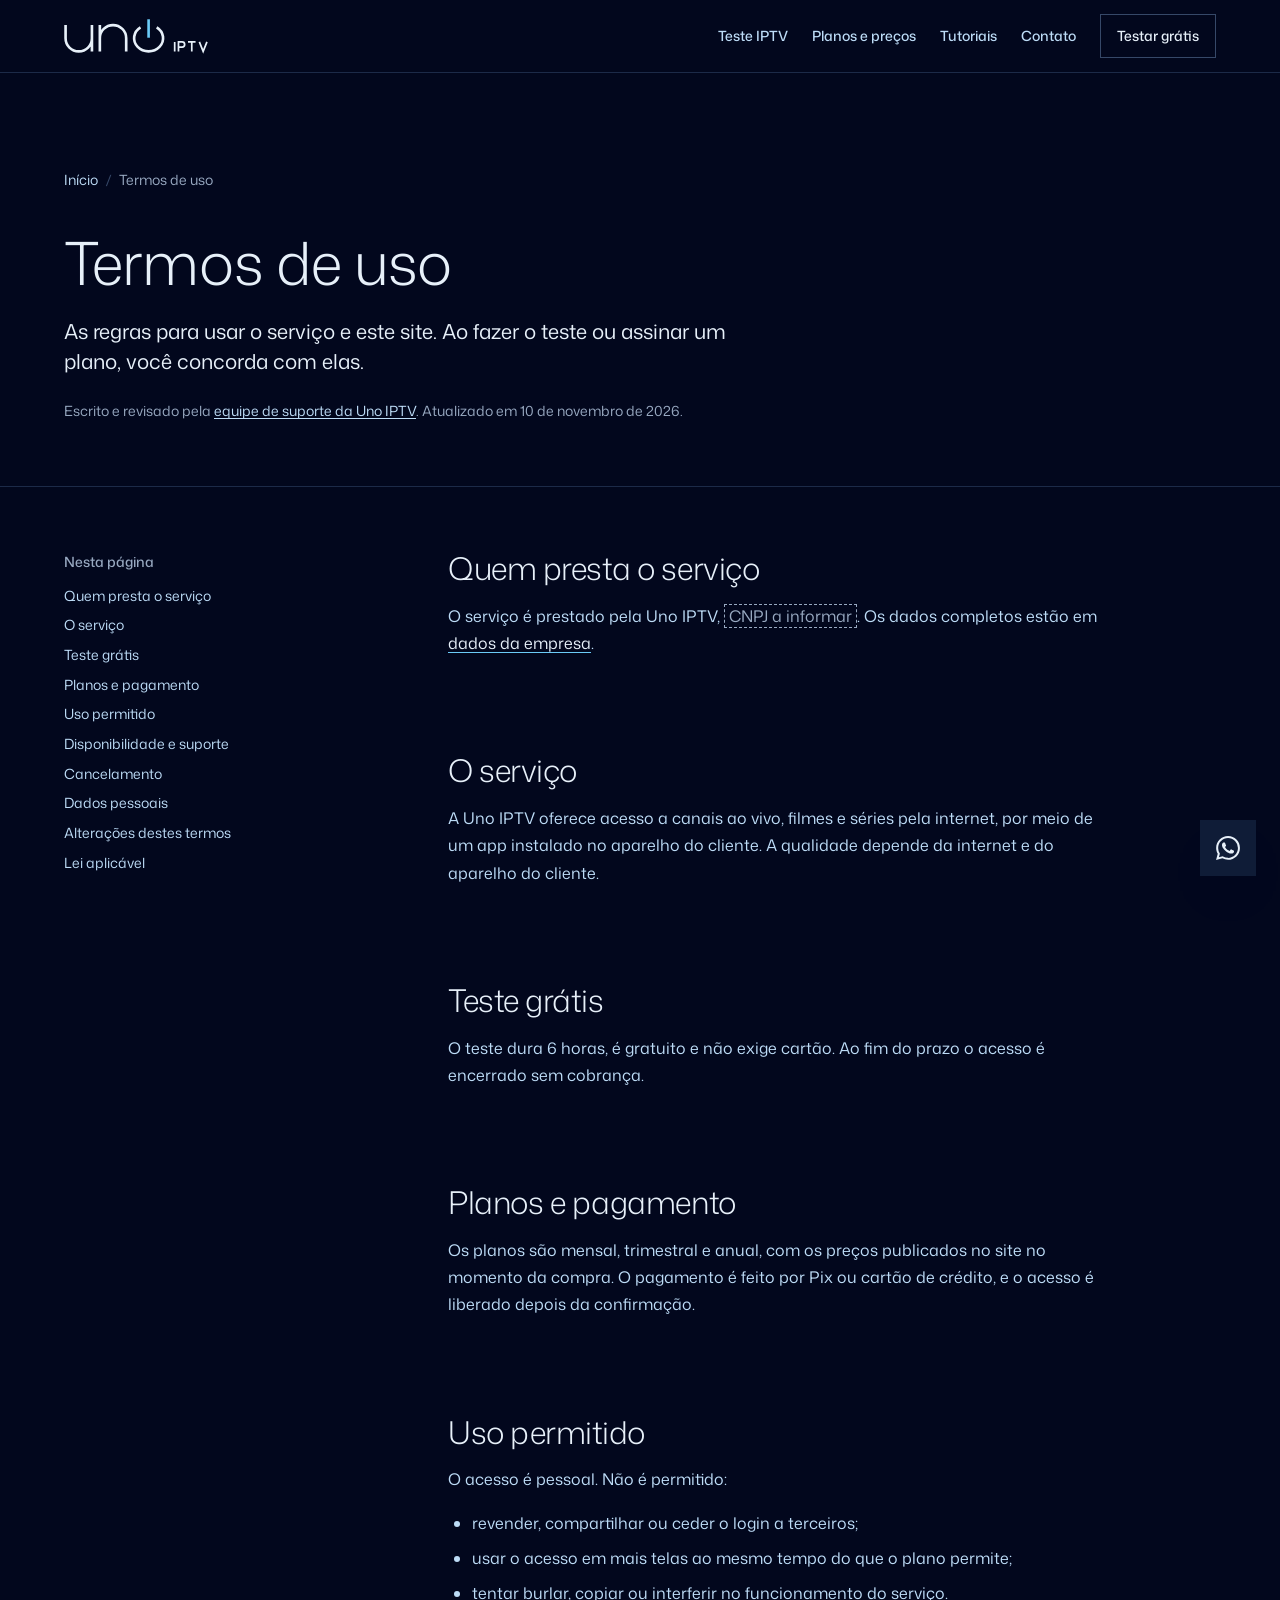
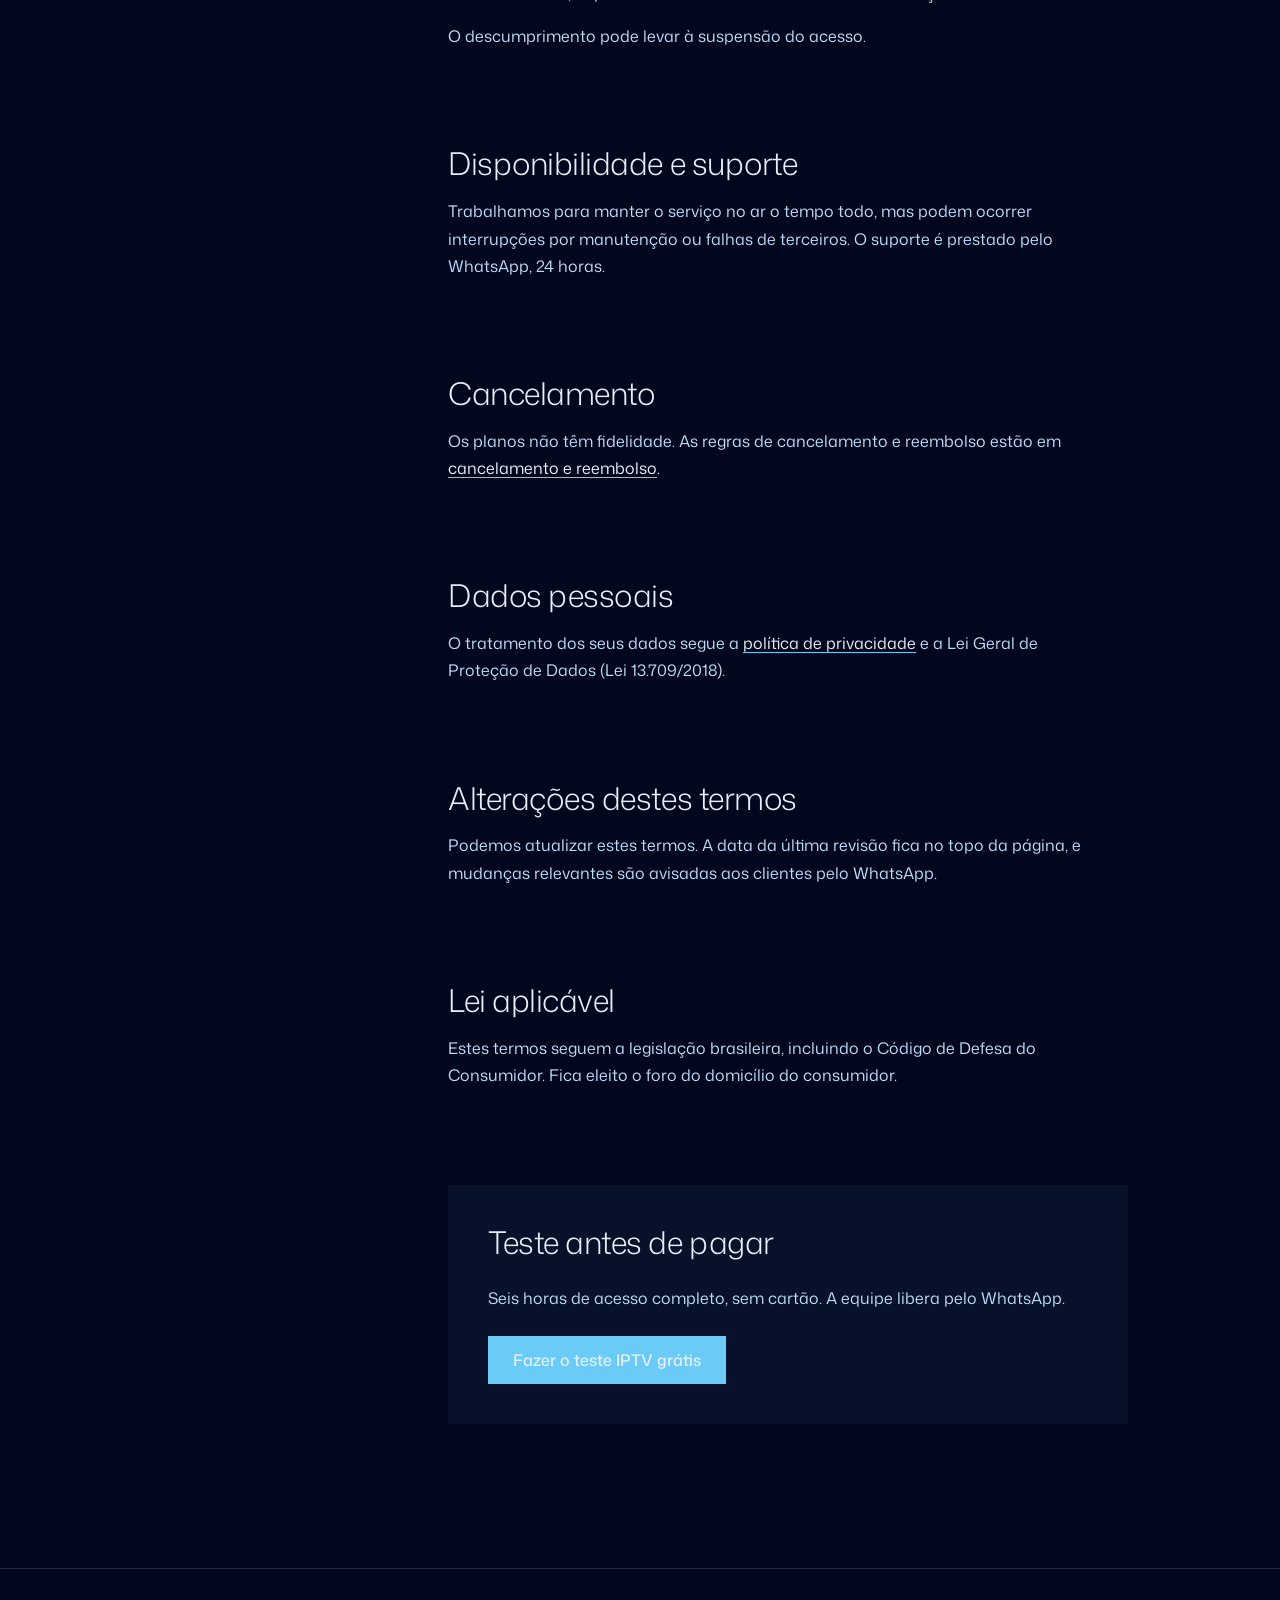
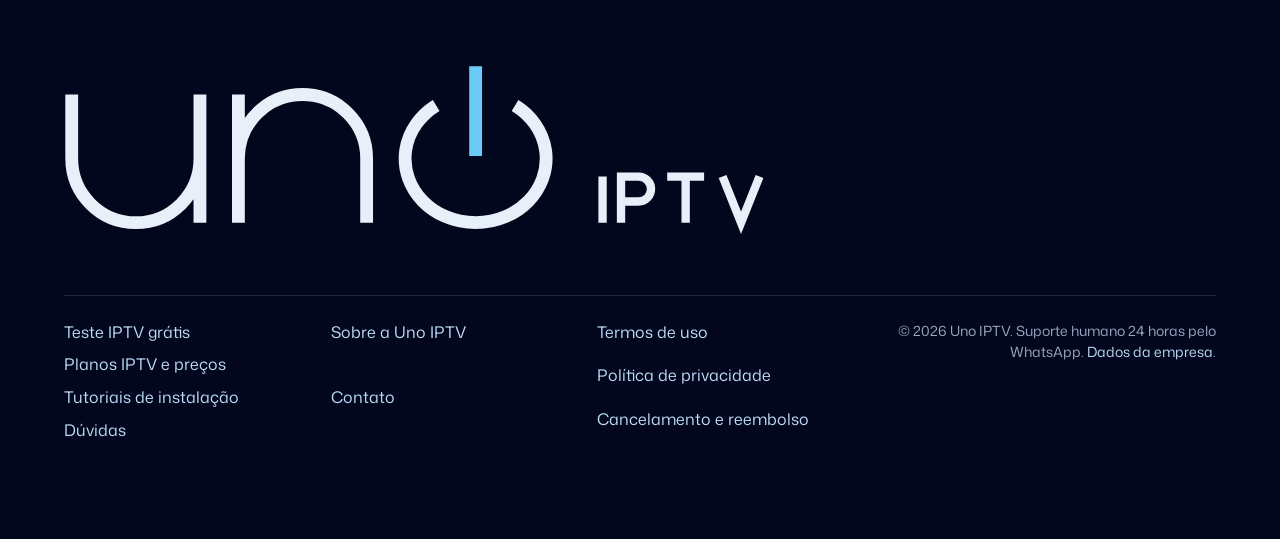
<file: termos/index.html>
<!DOCTYPE html>
<html lang="pt-BR">
<head>
<meta charset="UTF-8">
<meta name="viewport" content="width=device-width, initial-scale=1.0">
<title>Termos de Uso | Uno IPTV</title>
<meta name="description" content="Termos de uso do serviço Uno IPTV: teste grátis, planos, pagamento, uso permitido, suporte e cancelamento.">
<link rel="canonical" href="https://unoiptv.com.br/termos/">
<meta property="og:type" content="website">
<meta property="og:locale" content="pt_BR">
<meta property="og:site_name" content="Uno IPTV">
<meta property="og:title" content="Termos de Uso | Uno IPTV">
<meta property="og:description" content="Termos de uso do serviço Uno IPTV: teste grátis, planos, pagamento, uso permitido, suporte e cancelamento.">
<meta property="og:url" content="https://unoiptv.com.br/termos/">
<meta property="og:image" content="https://unoiptv.com.br/og-image.png">
<meta property="og:image:width" content="1200">
<meta property="og:image:height" content="630">
<meta property="og:image:alt" content="Uno IPTV: 6 horas de teste IPTV grátis, sem cartão">
<meta name="twitter:card" content="summary_large_image">
<meta name="twitter:title" content="Termos de Uso | Uno IPTV">
<meta name="twitter:description" content="Termos de uso do serviço Uno IPTV: teste grátis, planos, pagamento, uso permitido, suporte e cancelamento.">
<meta name="twitter:image" content="https://unoiptv.com.br/og-image.png">
<link rel="icon" href="../favicon.svg" type="image/svg+xml">
<link rel="icon" href="../favicon-32.png" sizes="32x32" type="image/png">
<link rel="apple-touch-icon" href="../apple-touch-icon.png">
<meta name="theme-color" content="#02071d">
<link rel="preconnect" href="https://fonts.googleapis.com">
<link rel="preconnect" href="https://fonts.gstatic.com" crossorigin>
<link href="https://fonts.googleapis.com/css2?family=Mona+Sans:wdth,wght@100,400;100,500;125,300&display=swap" rel="stylesheet">
<link rel="stylesheet" href="../style.css">
<script type="application/ld+json">
{
  "@context": "https://schema.org",
  "@graph": [
    {
      "@type": "WebPage",
      "@id": "https://unoiptv.com.br/termos/#page",
      "url": "https://unoiptv.com.br/termos/",
      "name": "Termos de Uso | Uno IPTV",
      "description": "Termos de uso do serviço Uno IPTV: teste grátis, planos, pagamento, uso permitido, suporte e cancelamento.",
      "inLanguage": "pt-BR",
      "dateModified": "2026-11-10",
      "isPartOf": {
        "@id": "https://unoiptv.com.br/#site"
      },
      "publisher": {
        "@id": "https://unoiptv.com.br/#org"
      }
    },
    {
      "@type": "BreadcrumbList",
      "itemListElement": [
        {
          "@type": "ListItem",
          "position": 1,
          "name": "Início",
          "item": "https://unoiptv.com.br/"
        },
        {
          "@type": "ListItem",
          "position": 2,
          "name": "Termos de uso",
          "item": "https://unoiptv.com.br/termos/"
        }
      ]
    }
  ]
}
</script>
</head>
<body>
<a class="skip" href="#main">Pular para o conteúdo</a>

<header class="bar">
  <div class="container">
    <a href="../" class="wordmark" aria-label="Uno IPTV, início"><svg class="logo" viewBox="-6 -23 549 129" aria-hidden="true" focusable="false"><path d="M0,0 V50 A50,50 0 0 0 100,50 M100,0 V100 M130,100 V0 M130,50 A50,50 0 0 1 230,50 V100 M345.76,8.55 A55,50 0 1 1 284.24,8.55" fill="none" stroke="currentColor" stroke-width="10"/><path class="logo__on" d="M315,-22 V48" fill="none" stroke-width="10"/><path d="M0,0 V100 M40,100 V0 H78 A27,27 0 0 1 78,54 H40 M140,0 H220 M180,0 V100 M260,0 L300,100 L340,0" fill="none" stroke="currentColor" stroke-width="18.06" transform="translate(414,64) scale(0.36)"/></svg></a>
    <nav class="menu" id="menu" aria-label="Principal">
      <a href="../teste-iptv/">Teste IPTV</a>
      <a href="../#planos">Planos e preços</a>
      <a href="../tutoriais/">Tutoriais</a>
      <a href="../contato/">Contato</a>
      <a href="https://voupro.link/itbc8x/" class="btn btn--secondary btn--sm">Testar grátis</a>
    </nav>
    <button class="burger" id="burger" type="button" aria-expanded="false" aria-controls="menu">Menu</button>
  </div>
</header>

<main id="main">
  <div class="doc-head">
    <div class="container">
      <nav class="crumbs" aria-label="Trilha"><ol><li><a href="../">Início</a></li><li aria-current="page">Termos de uso</li></ol></nav>
      <h1>Termos de uso</h1>
      <p class="lead">As regras para usar o serviço e este site. Ao fazer o teste ou assinar um plano, você concorda com elas.</p>
      <p class="byline">Escrito e revisado pela <a href="../sobre/#editorial">equipe de suporte da Uno IPTV</a>. Atualizado em <time datetime="2026-11-10">10 de novembro de 2026</time>.</p>
    </div>
  </div>
  <div class="container doc">
    <nav class="toc" aria-label="Nesta página">
      <p>Nesta página</p>
      <ol>
        <li><a href="#quem">Quem presta o serviço</a></li>
        <li><a href="#servico">O serviço</a></li>
        <li><a href="#teste">Teste grátis</a></li>
        <li><a href="#planos">Planos e pagamento</a></li>
        <li><a href="#uso">Uso permitido</a></li>
        <li><a href="#disponibilidade">Disponibilidade e suporte</a></li>
        <li><a href="#cancelamento">Cancelamento</a></li>
        <li><a href="#dados">Dados pessoais</a></li>
        <li><a href="#alteracoes">Alterações destes termos</a></li>
        <li><a href="#foro">Lei aplicável</a></li>
      </ol>
    </nav>
    <article class="prose">
      <h2 id="quem">Quem presta o serviço</h2>
      <p>O serviço é prestado pela Uno IPTV, <span class="fill" data-fill="cnpj">CNPJ a informar</span>. Os dados completos estão em <a href="../sobre/#empresa">dados da empresa</a>.</p>
      <h2 id="servico">O serviço</h2>
      <p>A Uno IPTV oferece acesso a canais ao vivo, filmes e séries pela internet, por meio de um app instalado no aparelho do cliente. A qualidade depende da internet e do aparelho do cliente.</p>
      <h2 id="teste">Teste grátis</h2>
      <p>O teste dura 6 horas, é gratuito e não exige cartão. Ao fim do prazo o acesso é encerrado sem cobrança.</p>
      <h2 id="planos">Planos e pagamento</h2>
      <p>Os planos são mensal, trimestral e anual, com os preços publicados no site no momento da compra. O pagamento é feito por Pix ou cartão de crédito, e o acesso é liberado depois da confirmação.</p>
      <h2 id="uso">Uso permitido</h2>
      <p>O acesso é pessoal. Não é permitido:</p>
      <ul>
        <li>revender, compartilhar ou ceder o login a terceiros;</li>
        <li>usar o acesso em mais telas ao mesmo tempo do que o plano permite;</li>
        <li>tentar burlar, copiar ou interferir no funcionamento do serviço.</li>
      </ul>
      <p>O descumprimento pode levar à suspensão do acesso.</p>
      <h2 id="disponibilidade">Disponibilidade e suporte</h2>
      <p>Trabalhamos para manter o serviço no ar o tempo todo, mas podem ocorrer interrupções por manutenção ou falhas de terceiros. O suporte é prestado pelo WhatsApp, 24 horas.</p>
      <h2 id="cancelamento">Cancelamento</h2>
      <p>Os planos não têm fidelidade. As regras de cancelamento e reembolso estão em <a href="../reembolso/">cancelamento e reembolso</a>.</p>
      <h2 id="dados">Dados pessoais</h2>
      <p>O tratamento dos seus dados segue a <a href="../privacidade/">política de privacidade</a> e a Lei Geral de Proteção de Dados (Lei 13.709/2018).</p>
      <h2 id="alteracoes">Alterações destes termos</h2>
      <p>Podemos atualizar estes termos. A data da última revisão fica no topo da página, e mudanças relevantes são avisadas aos clientes pelo WhatsApp.</p>
      <h2 id="foro">Lei aplicável</h2>
      <p>Estes termos seguem a legislação brasileira, incluindo o Código de Defesa do Consumidor. Fica eleito o foro do domicílio do consumidor.</p>
      <div class="cta-box">
        <h2>Teste antes de pagar</h2>
        <p>Seis horas de acesso completo, sem cartão. A equipe libera pelo WhatsApp.</p>
        <a href="https://voupro.link/itbc8x/" class="btn btn--primary">Fazer o teste IPTV grátis</a>
      </div>
    </article>
  </div>
</main>

<footer class="foot">
  <div class="container">
    <p class="foot__mark"><svg class="logo logo--mast" viewBox="-6 -23 549 129" aria-hidden="true" focusable="false"><path d="M0,0 V50 A50,50 0 0 0 100,50 M100,0 V100 M130,100 V0 M130,50 A50,50 0 0 1 230,50 V100 M345.76,8.55 A55,50 0 1 1 284.24,8.55" fill="none" stroke="currentColor" stroke-width="10"/><path class="logo__on" d="M315,-22 V48" fill="none" stroke-width="10"/><path d="M0,0 V100 M40,100 V0 H78 A27,27 0 0 1 78,54 H40 M140,0 H220 M180,0 V100 M260,0 L300,100 L340,0" fill="none" stroke="currentColor" stroke-width="18.06" transform="translate(414,64) scale(0.36)"/></svg></p>
    <div class="foot__links">
      <ul>
        <li><a href="../teste-iptv/">Teste IPTV grátis</a></li>
        <li><a href="../#planos">Planos IPTV e preços</a></li>
        <li><a href="../tutoriais/">Tutoriais de instalação</a></li>
        <li><a href="../#faq">Dúvidas</a></li>
      </ul>
      <ul>
        <li><a href="../sobre/">Sobre a Uno IPTV</a></li>
        <li><a href="../contato/">Contato</a></li>
      </ul>
      <ul>
        <li><a href="../termos/">Termos de uso</a></li>
        <li><a href="../privacidade/">Política de privacidade</a></li>
        <li><a href="../reembolso/">Cancelamento e reembolso</a></li>
      </ul>
      <p class="foot__legal">© 2026 Uno IPTV. Suporte humano 24 horas pelo WhatsApp. <a href="../sobre/#empresa">Dados da empresa</a>.</p>
    </div>
  </div>
</footer>

<a href="https://voupro.link/itbc8x/" class="wa" aria-label="Falar no WhatsApp">
  <svg viewBox="0 0 24 24" width="24" height="24" aria-hidden="true"><path d="M17.47 14.38c-.3-.15-1.76-.87-2.03-.97-.27-.1-.47-.15-.67.15-.2.3-.77.97-.94 1.17-.17.2-.35.22-.64.07-.3-.15-1.26-.46-2.4-1.48-.89-.79-1.49-1.77-1.66-2.07-.17-.3-.02-.46.13-.6.13-.14.3-.35.45-.52.15-.17.2-.3.3-.5.1-.2.05-.37-.03-.52-.07-.15-.67-1.6-.92-2.2-.24-.58-.49-.5-.67-.51h-.57c-.2 0-.52.07-.8.37-.27.3-1.04 1.02-1.04 2.48s1.07 2.88 1.21 3.08c.15.2 2.1 3.2 5.08 4.49.71.31 1.26.49 1.7.63.71.22 1.36.19 1.87.12.57-.09 1.76-.72 2-1.41.25-.7.25-1.29.17-1.41-.07-.13-.27-.2-.57-.35M12.05 21.8h-.01a9.9 9.9 0 0 1-5.03-1.38l-.36-.21-3.74.98 1-3.65-.24-.37A9.86 9.86 0 0 1 2.160 12C2.16 6.55 6.6 2.12 12.06 2.12c2.64 0 5.12 1.030 6.99 2.9a9.82 9.82 0 0 1 2.89 6.99c0 5.45-4.44 9.89-9.89 9.89M20.46 3.49A11.82 11.82 0 0 0 12.05 0C5.5 0 .16 5.34.16 11.89c0 2.1.55 4.14 1.59 5.95L.06 24l6.3-1.65a11.88 11.88 0 0 0 5.68 1.45h.01c6.55 0 11.89-5.34 11.89-11.9 0-3.18-1.24-6.16-3.48-8.41"/></svg>
</a>

<script>
  const burger = document.getElementById('burger'), menu = document.getElementById('menu');
  burger.addEventListener('click', () => { const open = menu.classList.toggle('open'); burger.setAttribute('aria-expanded', open); });
  menu.querySelectorAll('a').forEach((a) => a.addEventListener('click', () => { menu.classList.remove('open'); burger.setAttribute('aria-expanded', 'false'); }));
</script>
</body>
</html>
</file>
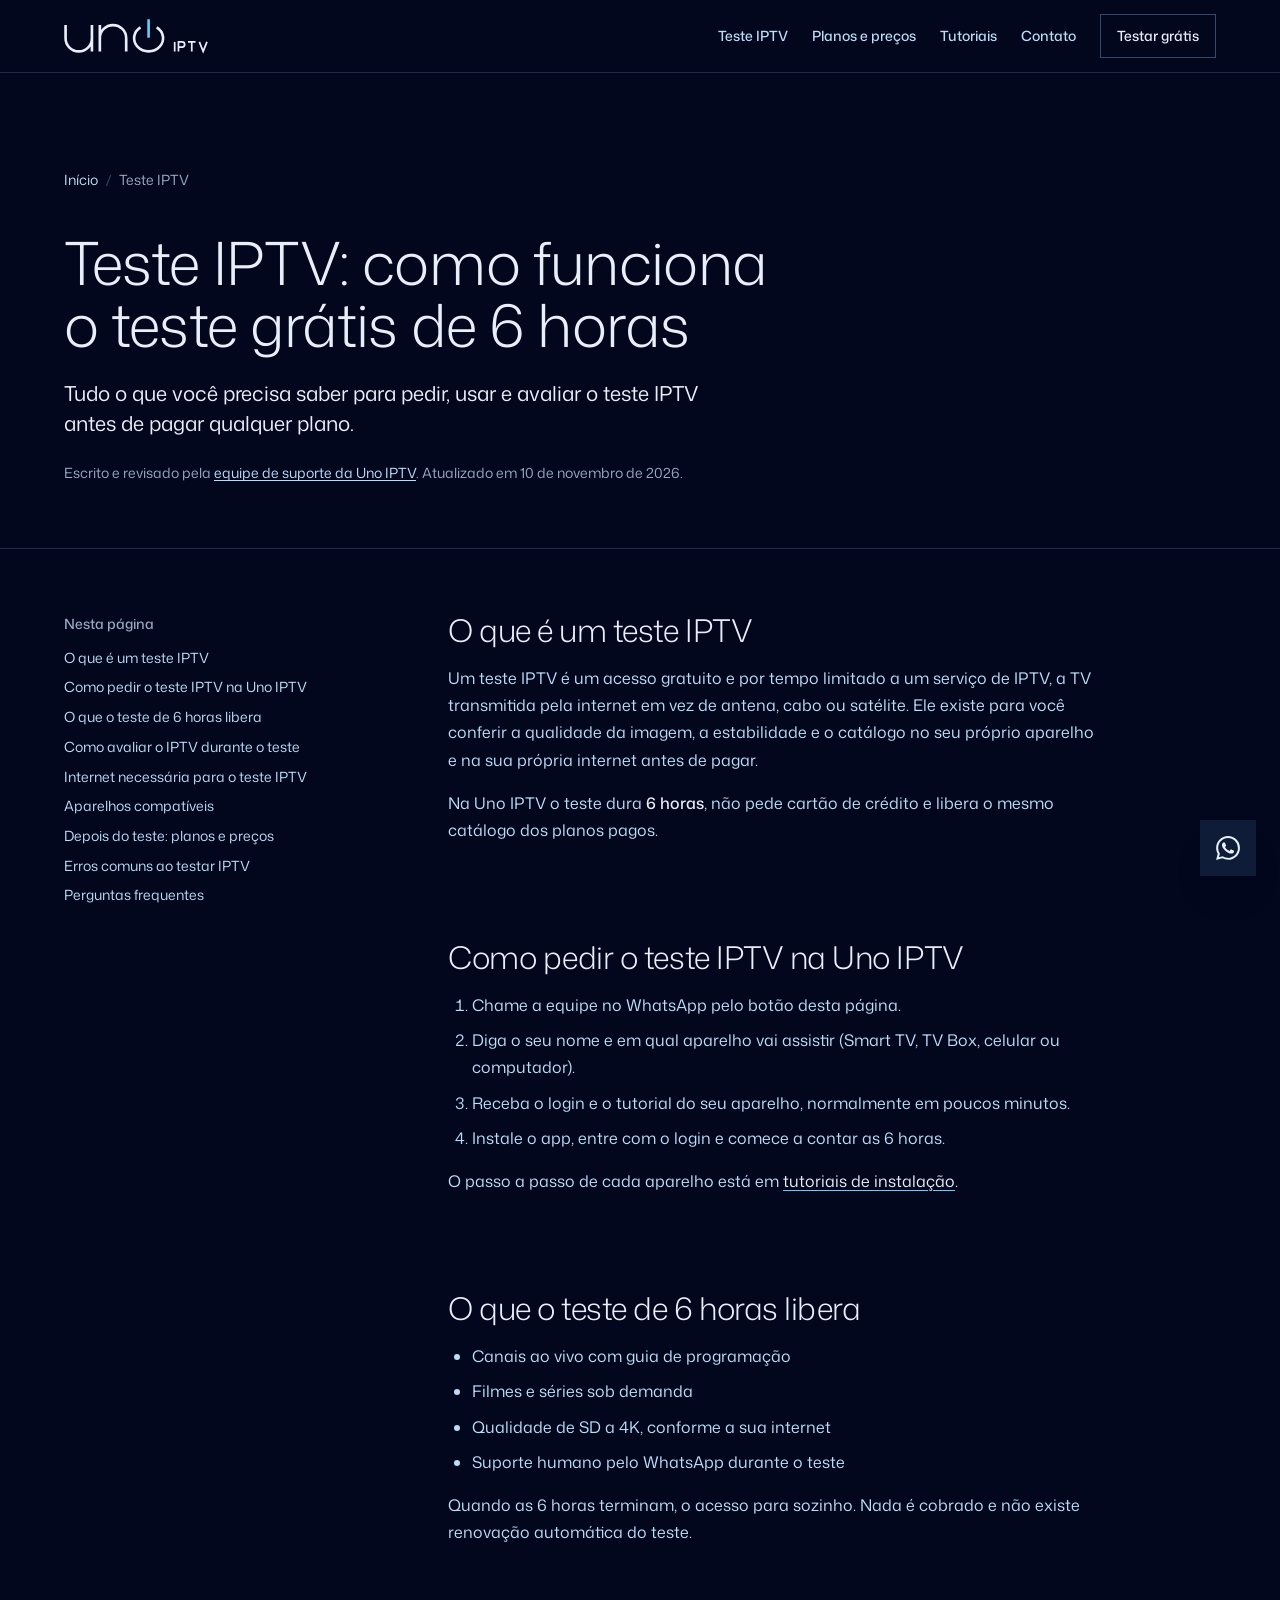
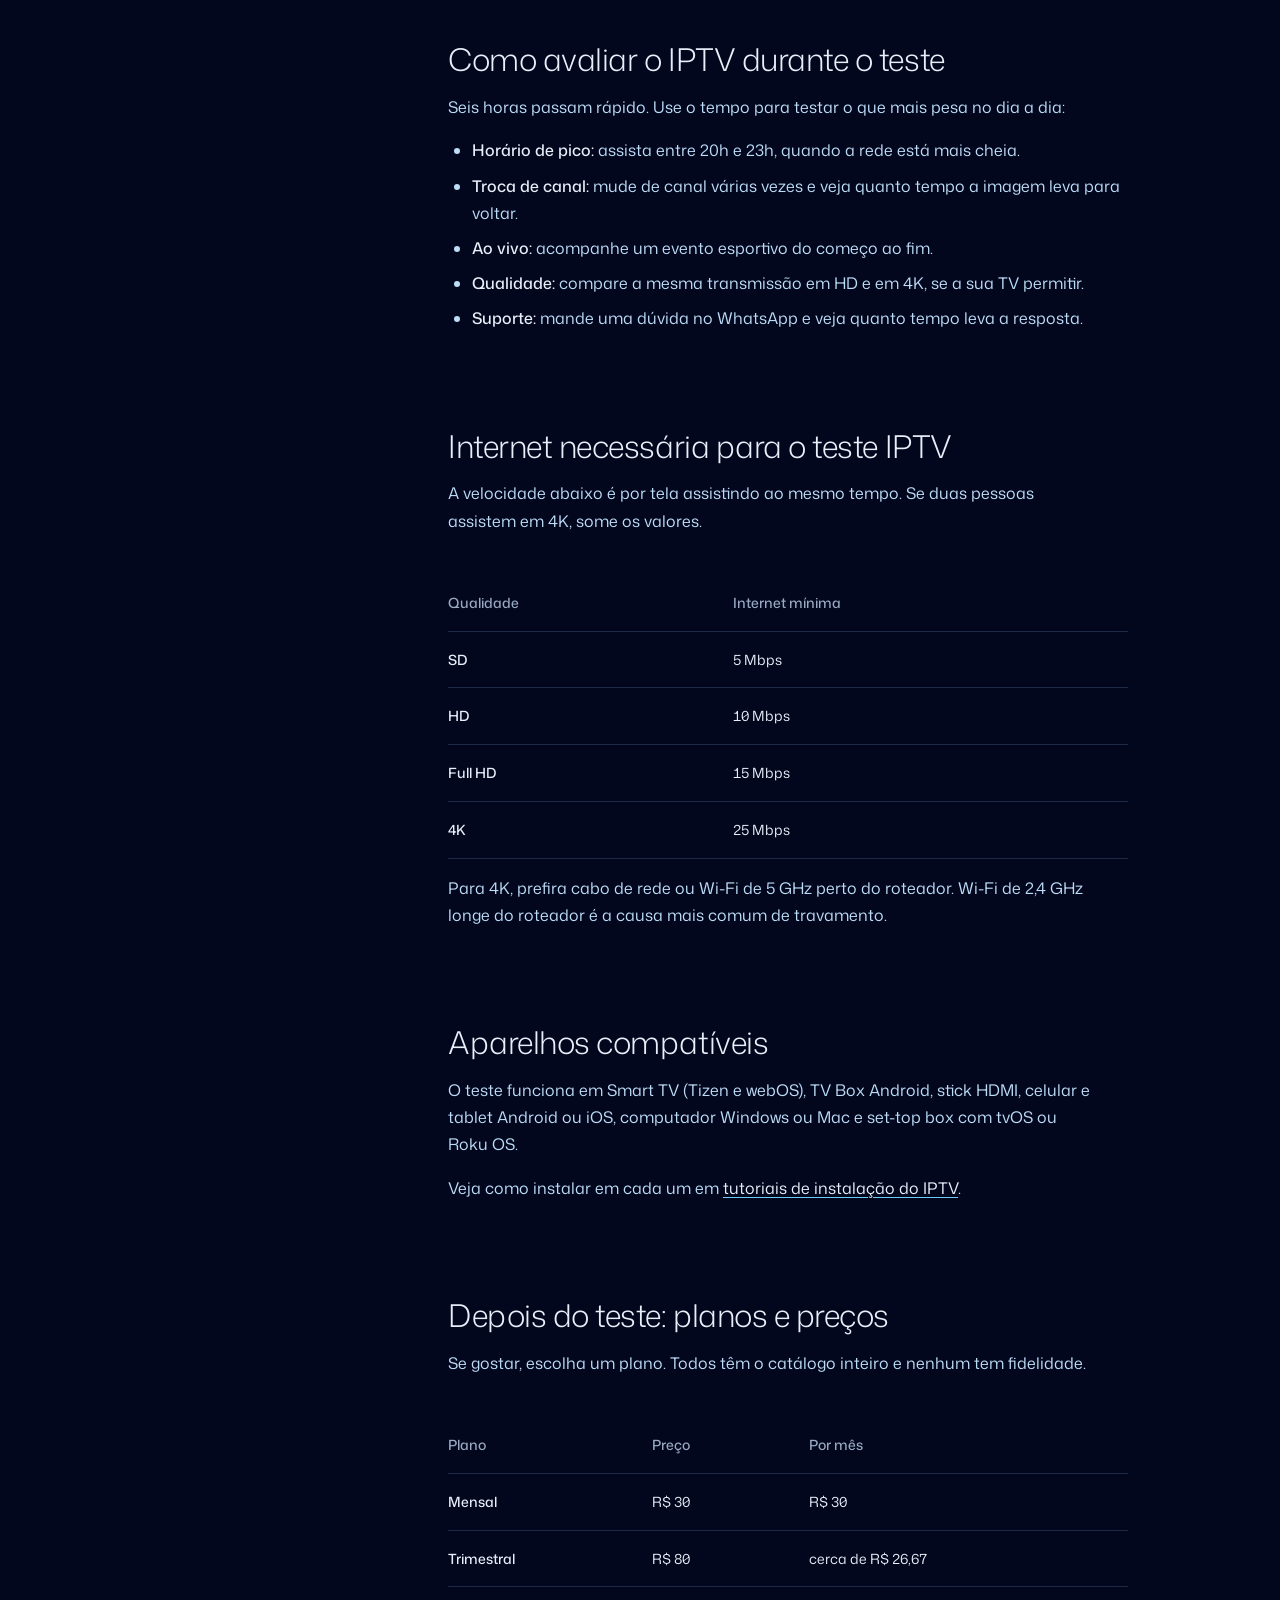
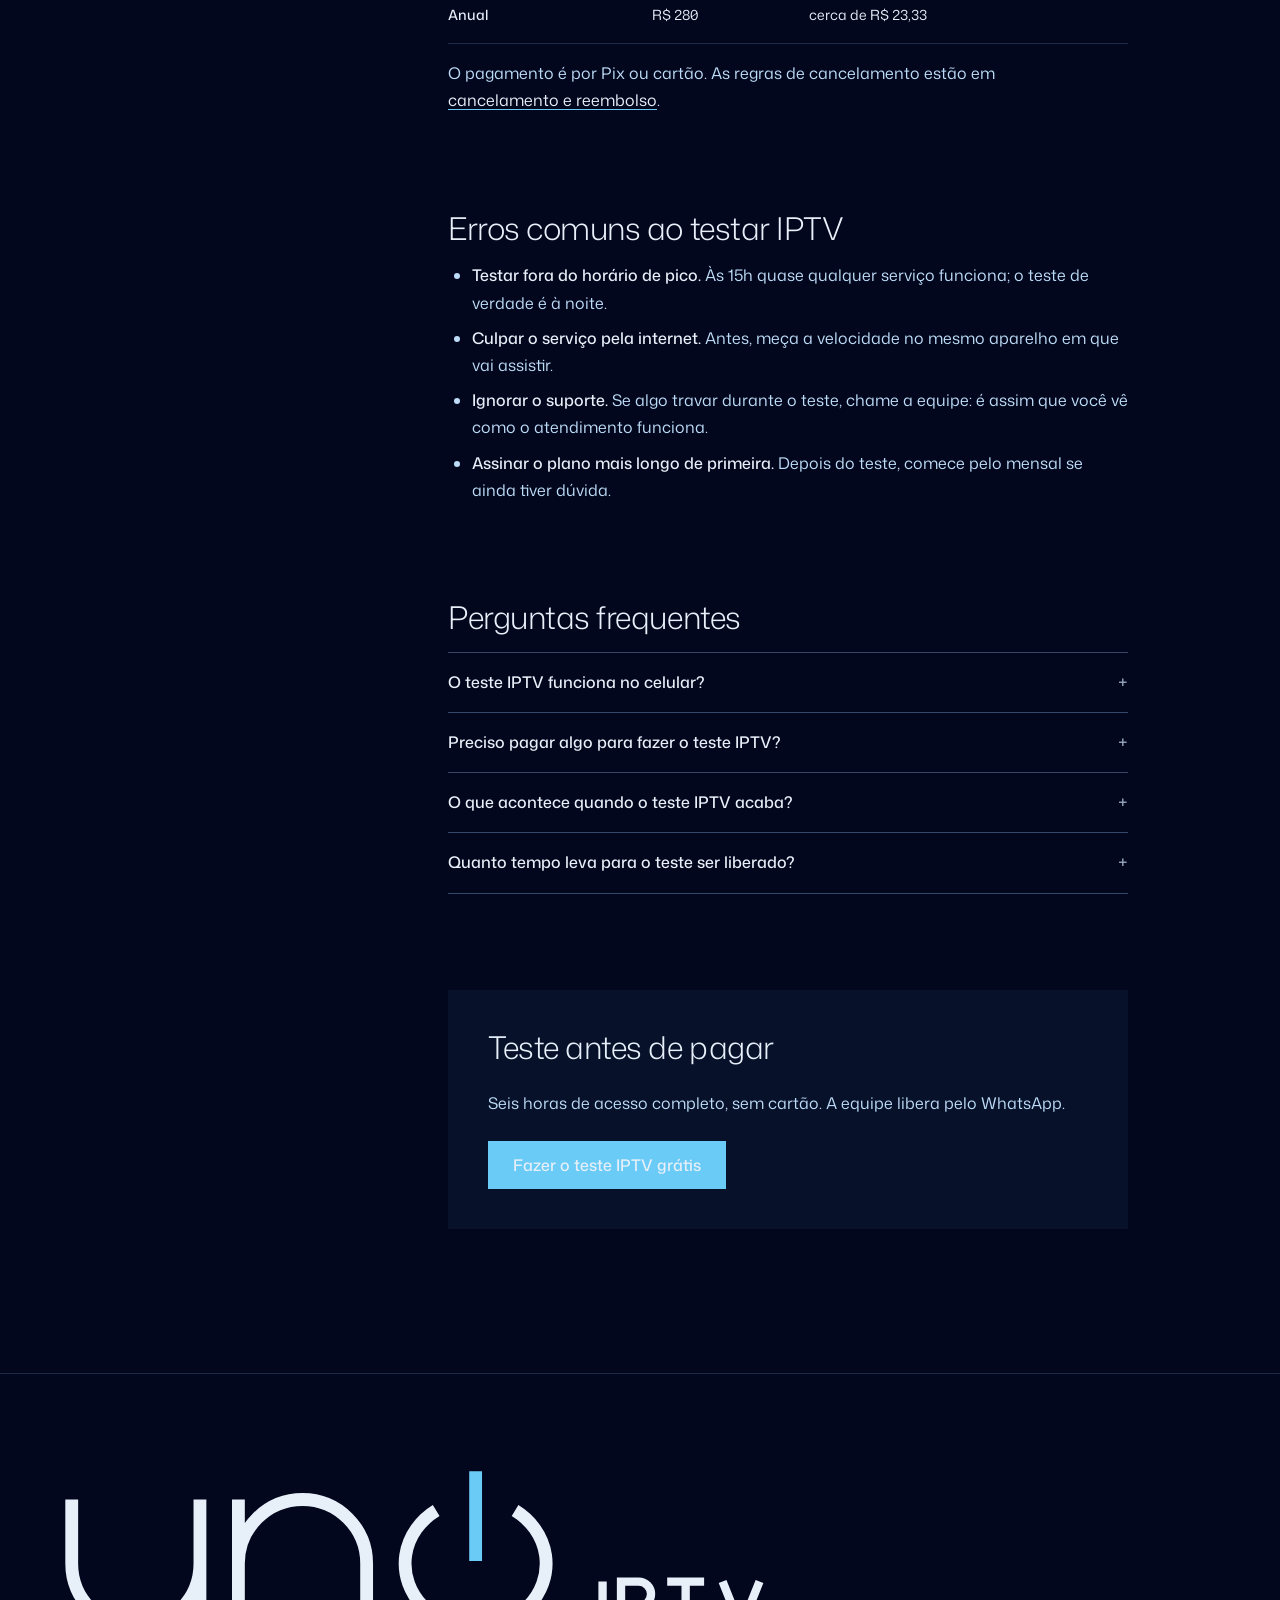
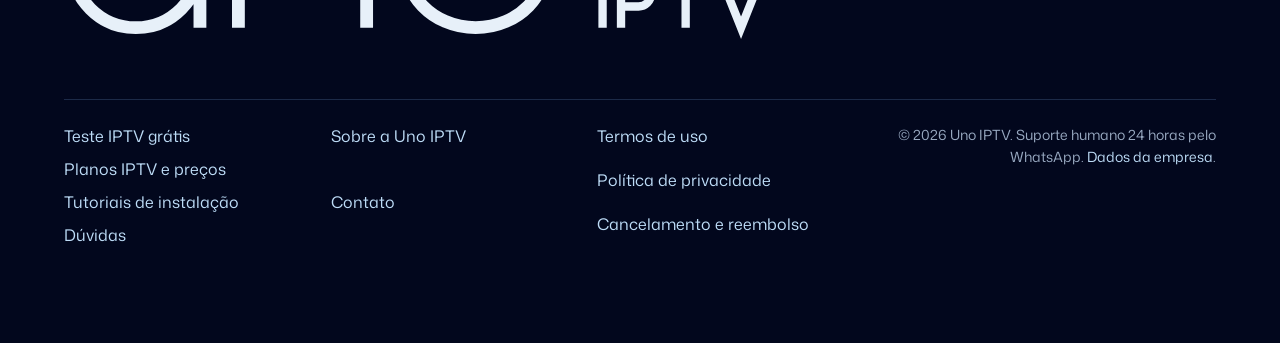
<file: teste-iptv/index.html>
<!DOCTYPE html>
<html lang="pt-BR">
<head>
<meta charset="UTF-8">
<meta name="viewport" content="width=device-width, initial-scale=1.0">
<title>Como Funciona o Teste IPTV de 6 Horas: Guia Completo | Uno IPTV</title>
<meta name="description" content="Guia do teste IPTV grátis: como pedir, o que o teste de 6 horas libera, internet necessária, aparelhos e como avaliar o serviço antes de assinar.">
<link rel="canonical" href="https://unoiptv.com.br/teste-iptv/">
<meta property="og:type" content="article">
<meta property="og:locale" content="pt_BR">
<meta property="og:site_name" content="Uno IPTV">
<meta property="og:title" content="Como Funciona o Teste IPTV de 6 Horas: Guia Completo | Uno IPTV">
<meta property="og:description" content="Guia do teste IPTV grátis: como pedir, o que o teste de 6 horas libera, internet necessária, aparelhos e como avaliar o serviço antes de assinar.">
<meta property="og:url" content="https://unoiptv.com.br/teste-iptv/">
<meta property="og:image" content="https://unoiptv.com.br/og-image.png">
<meta property="og:image:width" content="1200">
<meta property="og:image:height" content="630">
<meta property="og:image:alt" content="Uno IPTV: 6 horas de teste IPTV grátis, sem cartão">
<meta name="twitter:card" content="summary_large_image">
<meta name="twitter:title" content="Como Funciona o Teste IPTV de 6 Horas: Guia Completo | Uno IPTV">
<meta name="twitter:description" content="Guia do teste IPTV grátis: como pedir, o que o teste de 6 horas libera, internet necessária, aparelhos e como avaliar o serviço antes de assinar.">
<meta name="twitter:image" content="https://unoiptv.com.br/og-image.png">
<link rel="icon" href="../favicon.svg" type="image/svg+xml">
<link rel="icon" href="../favicon-32.png" sizes="32x32" type="image/png">
<link rel="apple-touch-icon" href="../apple-touch-icon.png">
<meta name="theme-color" content="#02071d">
<link rel="preconnect" href="https://fonts.googleapis.com">
<link rel="preconnect" href="https://fonts.gstatic.com" crossorigin>
<link href="https://fonts.googleapis.com/css2?family=Mona+Sans:wdth,wght@100,400;100,500;125,300&display=swap" rel="stylesheet">
<link rel="stylesheet" href="../style.css">
<script type="application/ld+json">
{
  "@context": "https://schema.org",
  "@graph": [
    {
      "@type": "WebPage",
      "@id": "https://unoiptv.com.br/teste-iptv/#page",
      "url": "https://unoiptv.com.br/teste-iptv/",
      "name": "Como Funciona o Teste IPTV de 6 Horas: Guia Completo | Uno IPTV",
      "description": "Guia do teste IPTV grátis: como pedir, o que o teste de 6 horas libera, internet necessária, aparelhos e como avaliar o serviço antes de assinar.",
      "inLanguage": "pt-BR",
      "dateModified": "2026-11-10",
      "isPartOf": {
        "@id": "https://unoiptv.com.br/#site"
      },
      "publisher": {
        "@id": "https://unoiptv.com.br/#org"
      }
    },
    {
      "@type": "BreadcrumbList",
      "itemListElement": [
        {
          "@type": "ListItem",
          "position": 1,
          "name": "Início",
          "item": "https://unoiptv.com.br/"
        },
        {
          "@type": "ListItem",
          "position": 2,
          "name": "Teste IPTV",
          "item": "https://unoiptv.com.br/teste-iptv/"
        }
      ]
    },
    {
      "@type": "Article",
      "headline": "Teste IPTV: como funciona o teste grátis de 6 horas",
      "description": "Guia do teste IPTV grátis: como pedir, o que o teste de 6 horas libera, internet necessária, aparelhos e como avaliar o serviço antes de assinar.",
      "inLanguage": "pt-BR",
      "datePublished": "2026-11-10",
      "dateModified": "2026-11-10",
      "mainEntityOfPage": {
        "@id": "https://unoiptv.com.br/teste-iptv/#page"
      },
      "author": {
        "@id": "https://unoiptv.com.br/#org"
      },
      "publisher": {
        "@id": "https://unoiptv.com.br/#org"
      }
    },
    {
      "@type": "FAQPage",
      "mainEntity": [
        {
          "@type": "Question",
          "name": "O teste IPTV funciona no celular?",
          "acceptedAnswer": {
            "@type": "Answer",
            "text": "Sim. O teste funciona em celulares e tablets Android e iOS, além de Smart TVs, TV Box e computadores."
          }
        },
        {
          "@type": "Question",
          "name": "Preciso pagar algo para fazer o teste IPTV?",
          "acceptedAnswer": {
            "@type": "Answer",
            "text": "Não. O teste de 6 horas é grátis e não pedimos cartão de crédito."
          }
        },
        {
          "@type": "Question",
          "name": "O que acontece quando o teste IPTV acaba?",
          "acceptedAnswer": {
            "@type": "Answer",
            "text": "O acesso para sozinho e nada é cobrado. Se quiser continuar, escolha um plano pelo WhatsApp."
          }
        },
        {
          "@type": "Question",
          "name": "Quanto tempo leva para o teste ser liberado?",
          "acceptedAnswer": {
            "@type": "Answer",
            "text": "Normalmente poucos minutos depois de você chamar a equipe no WhatsApp."
          }
        }
      ]
    }
  ]
}
</script>
</head>
<body>
<a class="skip" href="#main">Pular para o conteúdo</a>

<header class="bar">
  <div class="container">
    <a href="../" class="wordmark" aria-label="Uno IPTV, início"><svg class="logo" viewBox="-6 -23 549 129" aria-hidden="true" focusable="false"><path d="M0,0 V50 A50,50 0 0 0 100,50 M100,0 V100 M130,100 V0 M130,50 A50,50 0 0 1 230,50 V100 M345.76,8.55 A55,50 0 1 1 284.24,8.55" fill="none" stroke="currentColor" stroke-width="10"/><path class="logo__on" d="M315,-22 V48" fill="none" stroke-width="10"/><path d="M0,0 V100 M40,100 V0 H78 A27,27 0 0 1 78,54 H40 M140,0 H220 M180,0 V100 M260,0 L300,100 L340,0" fill="none" stroke="currentColor" stroke-width="18.06" transform="translate(414,64) scale(0.36)"/></svg></a>
    <nav class="menu" id="menu" aria-label="Principal">
      <a href="../teste-iptv/">Teste IPTV</a>
      <a href="../#planos">Planos e preços</a>
      <a href="../tutoriais/">Tutoriais</a>
      <a href="../contato/">Contato</a>
      <a href="https://voupro.link/itbc8x/" class="btn btn--secondary btn--sm">Testar grátis</a>
    </nav>
    <button class="burger" id="burger" type="button" aria-expanded="false" aria-controls="menu">Menu</button>
  </div>
</header>

<main id="main">
  <div class="doc-head">
    <div class="container">
      <nav class="crumbs" aria-label="Trilha"><ol><li><a href="../">Início</a></li><li aria-current="page">Teste IPTV</li></ol></nav>
      <h1>Teste IPTV: como funciona o teste grátis de 6 horas</h1>
      <p class="lead">Tudo o que você precisa saber para pedir, usar e avaliar o teste IPTV antes de pagar qualquer plano.</p>
      <p class="byline">Escrito e revisado pela <a href="../sobre/#editorial">equipe de suporte da Uno IPTV</a>. Atualizado em <time datetime="2026-11-10">10 de novembro de 2026</time>.</p>
    </div>
  </div>
  <div class="container doc">
    <nav class="toc" aria-label="Nesta página">
      <p>Nesta página</p>
      <ol>
        <li><a href="#o-que-e">O que é um teste IPTV</a></li>
        <li><a href="#como-pedir">Como pedir o teste IPTV na Uno IPTV</a></li>
        <li><a href="#o-que-libera">O que o teste de 6 horas libera</a></li>
        <li><a href="#como-avaliar">Como avaliar o IPTV durante o teste</a></li>
        <li><a href="#internet">Internet necessária para o teste IPTV</a></li>
        <li><a href="#aparelhos">Aparelhos compatíveis</a></li>
        <li><a href="#depois">Depois do teste: planos e preços</a></li>
        <li><a href="#erros">Erros comuns ao testar IPTV</a></li>
        <li><a href="#perguntas">Perguntas frequentes</a></li>
      </ol>
    </nav>
    <article class="prose">
      <h2 id="o-que-e">O que é um teste IPTV</h2>
      <p>Um teste IPTV é um acesso gratuito e por tempo limitado a um serviço de IPTV, a TV transmitida pela internet em vez de antena, cabo ou satélite. Ele existe para você conferir a qualidade da imagem, a estabilidade e o catálogo no seu próprio aparelho e na sua própria internet antes de pagar.</p>
      <p>Na Uno IPTV o teste dura <strong>6 horas</strong>, não pede cartão de crédito e libera o mesmo catálogo dos planos pagos.</p>
      <h2 id="como-pedir">Como pedir o teste IPTV na Uno IPTV</h2>
      <ol>
        <li>Chame a equipe no WhatsApp pelo botão desta página.</li>
        <li>Diga o seu nome e em qual aparelho vai assistir (Smart TV, TV Box, celular ou computador).</li>
        <li>Receba o login e o tutorial do seu aparelho, normalmente em poucos minutos.</li>
        <li>Instale o app, entre com o login e comece a contar as 6 horas.</li>
      </ol>
      <p>O passo a passo de cada aparelho está em <a href="../tutoriais/">tutoriais de instalação</a>.</p>
      <h2 id="o-que-libera">O que o teste de 6 horas libera</h2>
      <ul>
        <li>Canais ao vivo com guia de programação</li>
        <li>Filmes e séries sob demanda</li>
        <li>Qualidade de SD a 4K, conforme a sua internet</li>
        <li>Suporte humano pelo WhatsApp durante o teste</li>
      </ul>
      <p>Quando as 6 horas terminam, o acesso para sozinho. Nada é cobrado e não existe renovação automática do teste.</p>
      <h2 id="como-avaliar">Como avaliar o IPTV durante o teste</h2>
      <p>Seis horas passam rápido. Use o tempo para testar o que mais pesa no dia a dia:</p>
      <ul>
        <li><strong>Horário de pico:</strong> assista entre 20h e 23h, quando a rede está mais cheia.</li>
        <li><strong>Troca de canal:</strong> mude de canal várias vezes e veja quanto tempo a imagem leva para voltar.</li>
        <li><strong>Ao vivo:</strong> acompanhe um evento esportivo do começo ao fim.</li>
        <li><strong>Qualidade:</strong> compare a mesma transmissão em HD e em 4K, se a sua TV permitir.</li>
        <li><strong>Suporte:</strong> mande uma dúvida no WhatsApp e veja quanto tempo leva a resposta.</li>
      </ul>
      <h2 id="internet">Internet necessária para o teste IPTV</h2>
      <p>A velocidade abaixo é por tela assistindo ao mesmo tempo. Se duas pessoas assistem em 4K, some os valores.</p>
      <div class="table-wrap" tabindex="0" role="region" aria-label="Internet mínima por qualidade">
        <table>
          <caption class="visually-hidden">Internet mínima por qualidade</caption>
          <thead><tr><th scope="col">Qualidade</th><th scope="col">Internet mínima</th></tr></thead>
          <tbody>
          <tr><th scope="row">SD</th><td>5&nbsp;Mbps</td></tr>
          <tr><th scope="row">HD</th><td>10&nbsp;Mbps</td></tr>
          <tr><th scope="row">Full HD</th><td>15&nbsp;Mbps</td></tr>
          <tr><th scope="row">4K</th><td>25&nbsp;Mbps</td></tr>
          </tbody>
        </table>
      </div>
      <p>Para 4K, prefira cabo de rede ou Wi-Fi de 5&nbsp;GHz perto do roteador. Wi-Fi de 2,4&nbsp;GHz longe do roteador é a causa mais comum de travamento.</p>
      <h2 id="aparelhos">Aparelhos compatíveis</h2>
      <p>O teste funciona em Smart TV (Tizen e webOS), TV Box Android, stick HDMI, celular e tablet Android ou iOS, computador Windows ou Mac e set-top box com tvOS ou Roku OS.</p>
      <p>Veja como instalar em cada um em <a href="../tutoriais/">tutoriais de instalação do IPTV</a>.</p>
      <h2 id="depois">Depois do teste: planos e preços</h2>
      <p>Se gostar, escolha um plano. Todos têm o catálogo inteiro e nenhum tem fidelidade.</p>
      <div class="table-wrap" tabindex="0" role="region" aria-label="Planos da Uno IPTV">
        <table>
          <caption class="visually-hidden">Planos da Uno IPTV</caption>
          <thead><tr><th scope="col">Plano</th><th scope="col">Preço</th><th scope="col">Por mês</th></tr></thead>
          <tbody>
          <tr><th scope="row">Mensal</th><td>R$&nbsp;30</td><td>R$&nbsp;30</td></tr>
          <tr><th scope="row">Trimestral</th><td>R$&nbsp;80</td><td>cerca de R$&nbsp;26,67</td></tr>
          <tr><th scope="row">Anual</th><td>R$&nbsp;280</td><td>cerca de R$&nbsp;23,33</td></tr>
          </tbody>
        </table>
      </div>
      <p>O pagamento é por Pix ou cartão. As regras de cancelamento estão em <a href="../reembolso/">cancelamento e reembolso</a>.</p>
      <h2 id="erros">Erros comuns ao testar IPTV</h2>
      <ul>
        <li><strong>Testar fora do horário de pico.</strong> Às 15h quase qualquer serviço funciona; o teste de verdade é à noite.</li>
        <li><strong>Culpar o serviço pela internet.</strong> Antes, meça a velocidade no mesmo aparelho em que vai assistir.</li>
        <li><strong>Ignorar o suporte.</strong> Se algo travar durante o teste, chame a equipe: é assim que você vê como o atendimento funciona.</li>
        <li><strong>Assinar o plano mais longo de primeira.</strong> Depois do teste, comece pelo mensal se ainda tiver dúvida.</li>
      </ul>
      <h2 id="perguntas">Perguntas frequentes</h2>
      <div class="qa">
        <details><summary>O teste IPTV funciona no celular?</summary><p>Sim. O teste funciona em celulares e tablets Android e iOS, além de Smart TVs, TV Box e computadores.</p></details>
        <details><summary>Preciso pagar algo para fazer o teste IPTV?</summary><p>Não. O teste de 6 horas é grátis e não pedimos cartão de crédito.</p></details>
        <details><summary>O que acontece quando o teste IPTV acaba?</summary><p>O acesso para sozinho e nada é cobrado. Se quiser continuar, escolha um plano pelo WhatsApp.</p></details>
        <details><summary>Quanto tempo leva para o teste ser liberado?</summary><p>Normalmente poucos minutos depois de você chamar a equipe no WhatsApp.</p></details>
      </div>
      <div class="cta-box">
        <h2>Teste antes de pagar</h2>
        <p>Seis horas de acesso completo, sem cartão. A equipe libera pelo WhatsApp.</p>
        <a href="https://voupro.link/itbc8x/" class="btn btn--primary">Fazer o teste IPTV grátis</a>
      </div>
    </article>
  </div>
</main>

<footer class="foot">
  <div class="container">
    <p class="foot__mark"><svg class="logo logo--mast" viewBox="-6 -23 549 129" aria-hidden="true" focusable="false"><path d="M0,0 V50 A50,50 0 0 0 100,50 M100,0 V100 M130,100 V0 M130,50 A50,50 0 0 1 230,50 V100 M345.76,8.55 A55,50 0 1 1 284.24,8.55" fill="none" stroke="currentColor" stroke-width="10"/><path class="logo__on" d="M315,-22 V48" fill="none" stroke-width="10"/><path d="M0,0 V100 M40,100 V0 H78 A27,27 0 0 1 78,54 H40 M140,0 H220 M180,0 V100 M260,0 L300,100 L340,0" fill="none" stroke="currentColor" stroke-width="18.06" transform="translate(414,64) scale(0.36)"/></svg></p>
    <div class="foot__links">
      <ul>
        <li><a href="../teste-iptv/">Teste IPTV grátis</a></li>
        <li><a href="../#planos">Planos IPTV e preços</a></li>
        <li><a href="../tutoriais/">Tutoriais de instalação</a></li>
        <li><a href="../#faq">Dúvidas</a></li>
      </ul>
      <ul>
        <li><a href="../sobre/">Sobre a Uno IPTV</a></li>
        <li><a href="../contato/">Contato</a></li>
      </ul>
      <ul>
        <li><a href="../termos/">Termos de uso</a></li>
        <li><a href="../privacidade/">Política de privacidade</a></li>
        <li><a href="../reembolso/">Cancelamento e reembolso</a></li>
      </ul>
      <p class="foot__legal">© 2026 Uno IPTV. Suporte humano 24 horas pelo WhatsApp. <a href="../sobre/#empresa">Dados da empresa</a>.</p>
    </div>
  </div>
</footer>

<a href="https://voupro.link/itbc8x/" class="wa" aria-label="Falar no WhatsApp">
  <svg viewBox="0 0 24 24" width="24" height="24" aria-hidden="true"><path d="M17.47 14.38c-.3-.15-1.76-.87-2.03-.97-.27-.1-.47-.15-.67.15-.2.3-.77.97-.94 1.17-.17.2-.35.22-.64.07-.3-.15-1.26-.46-2.4-1.48-.89-.79-1.49-1.77-1.66-2.07-.17-.3-.02-.46.13-.6.13-.14.3-.35.45-.52.15-.17.2-.3.3-.5.1-.2.05-.37-.03-.52-.07-.15-.67-1.6-.92-2.2-.24-.58-.49-.5-.67-.51h-.57c-.2 0-.52.07-.8.37-.27.3-1.04 1.02-1.04 2.48s1.07 2.88 1.21 3.08c.15.2 2.1 3.2 5.08 4.49.71.31 1.26.49 1.7.63.71.22 1.36.19 1.87.12.57-.09 1.76-.72 2-1.41.25-.7.25-1.29.17-1.41-.07-.13-.27-.2-.57-.35M12.05 21.8h-.01a9.9 9.9 0 0 1-5.03-1.38l-.36-.21-3.74.98 1-3.65-.24-.37A9.86 9.86 0 0 1 2.160 12C2.16 6.55 6.6 2.12 12.06 2.12c2.64 0 5.12 1.030 6.99 2.9a9.82 9.82 0 0 1 2.89 6.99c0 5.45-4.44 9.89-9.89 9.89M20.46 3.49A11.82 11.82 0 0 0 12.05 0C5.5 0 .16 5.34.16 11.89c0 2.1.55 4.14 1.59 5.95L.06 24l6.3-1.65a11.88 11.88 0 0 0 5.68 1.45h.01c6.55 0 11.89-5.34 11.89-11.9 0-3.18-1.24-6.16-3.48-8.41"/></svg>
</a>

<script>
  const burger = document.getElementById('burger'), menu = document.getElementById('menu');
  burger.addEventListener('click', () => { const open = menu.classList.toggle('open'); burger.setAttribute('aria-expanded', open); });
  menu.querySelectorAll('a').forEach((a) => a.addEventListener('click', () => { menu.classList.remove('open'); burger.setAttribute('aria-expanded', 'false'); }));
</script>
</body>
</html>
</file>
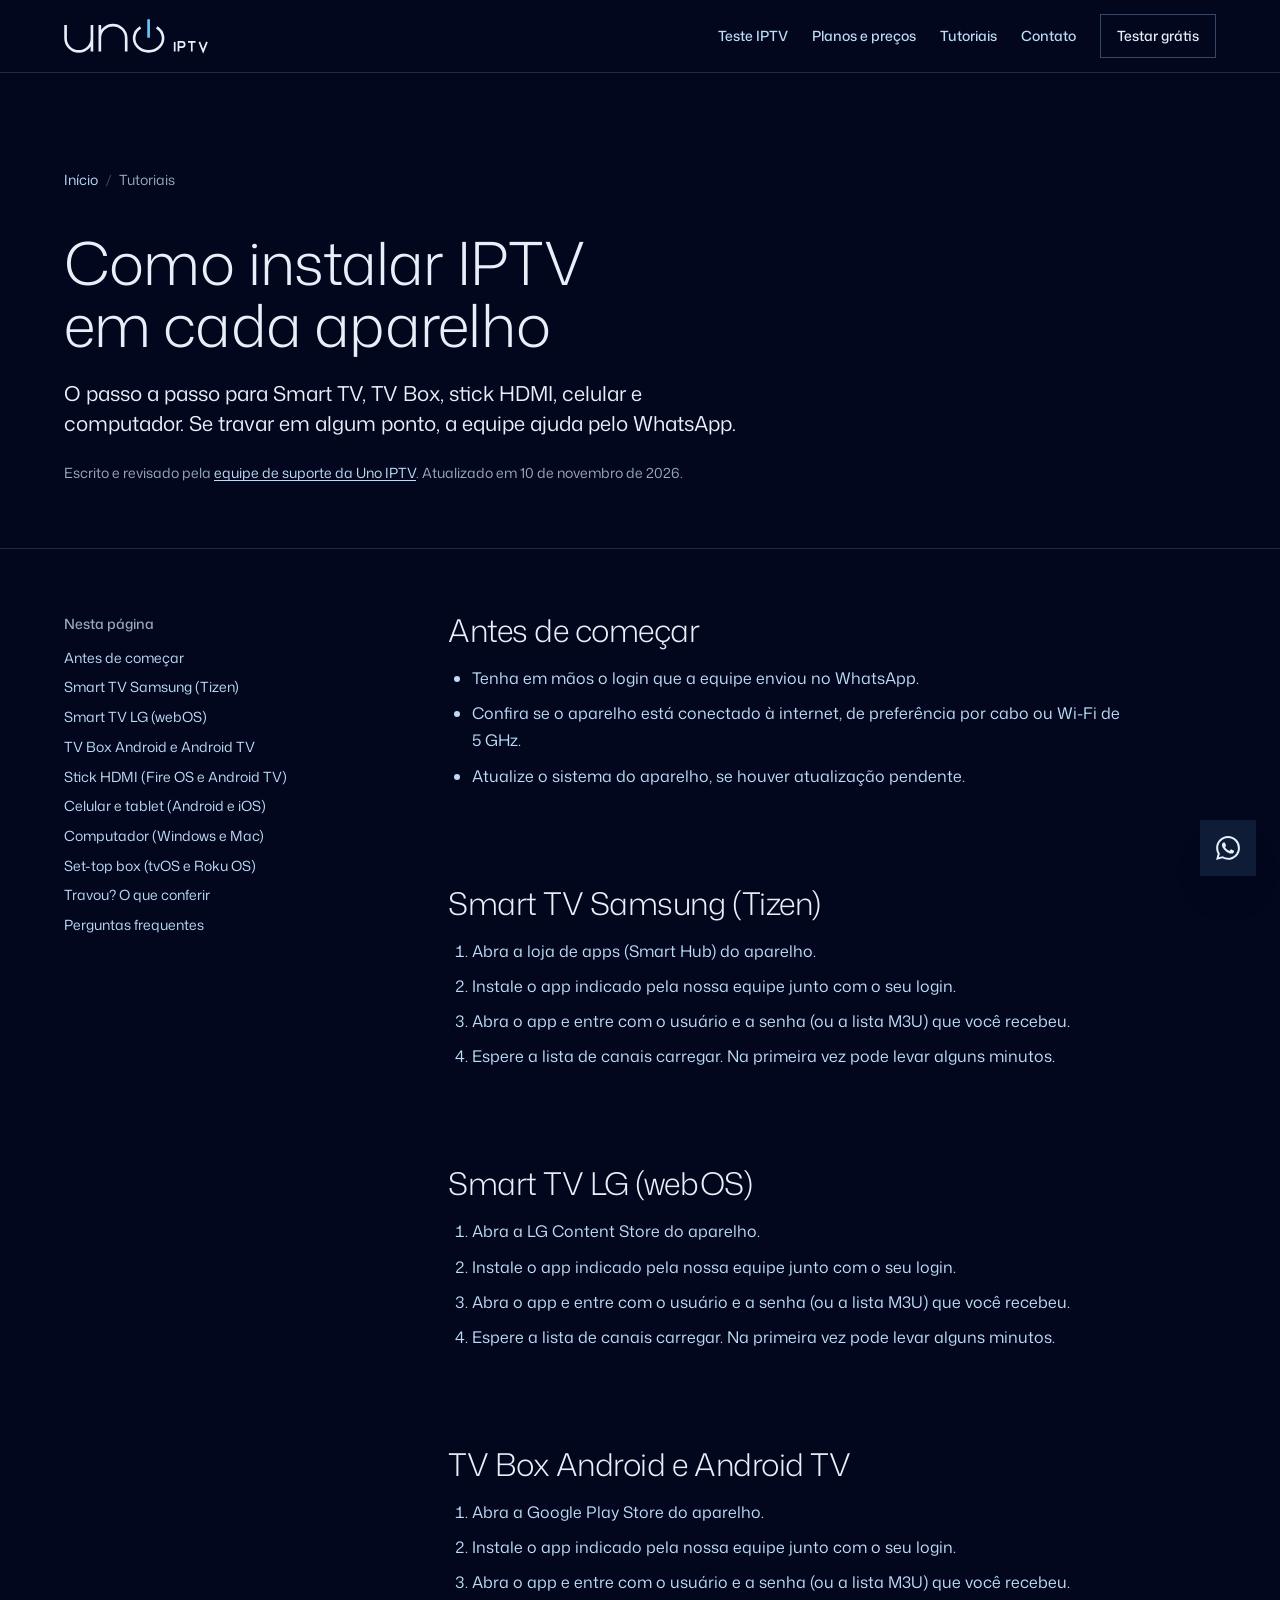
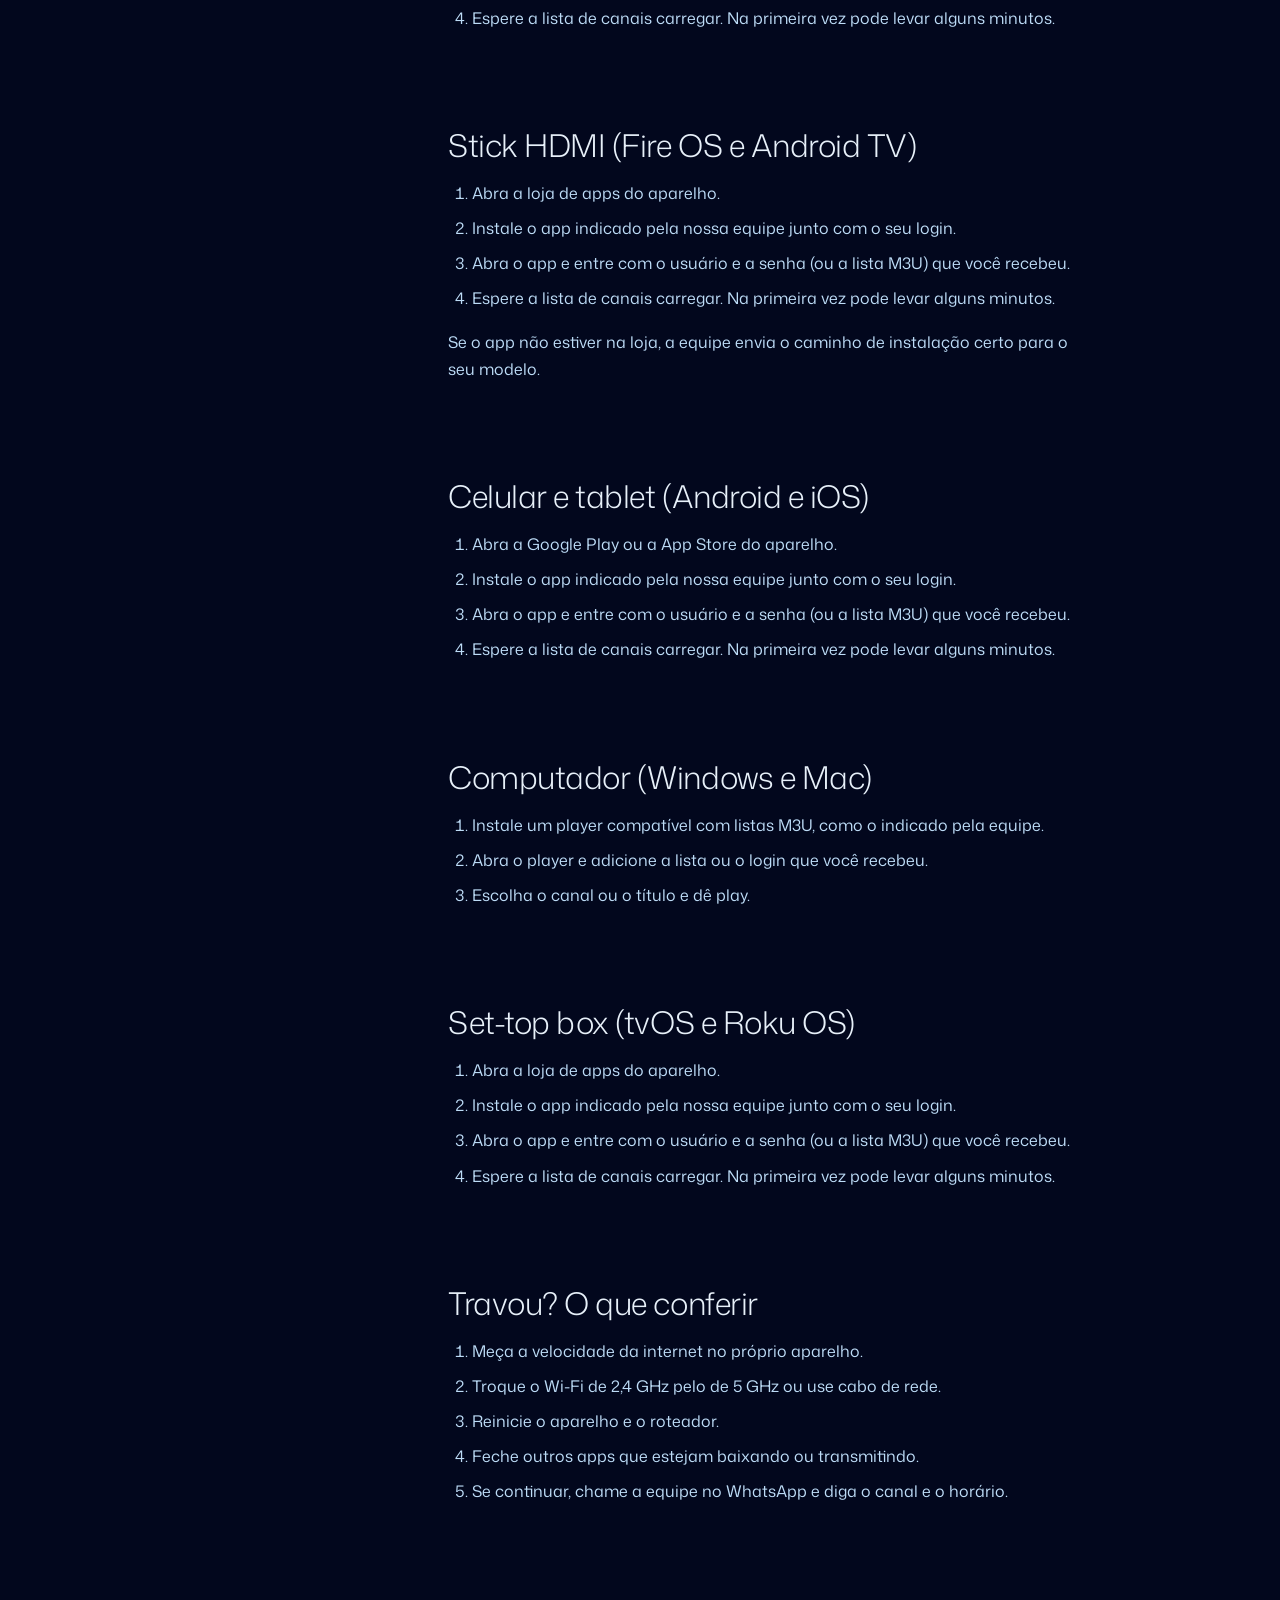
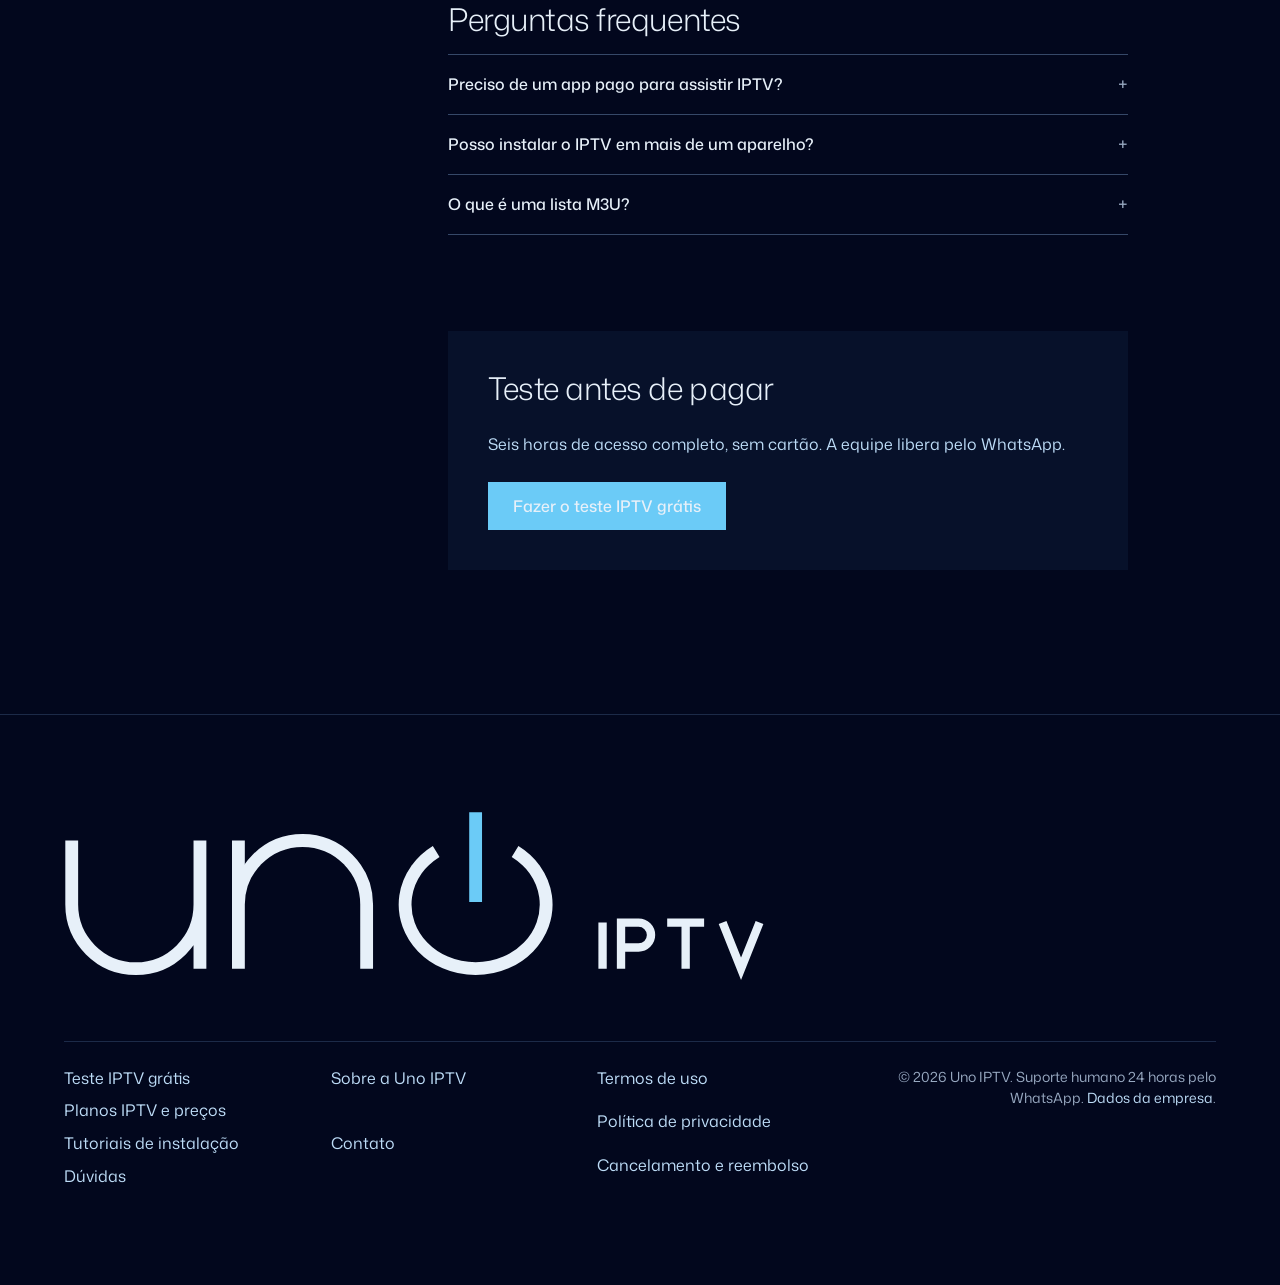
<file: tutoriais/index.html>
<!DOCTYPE html>
<html lang="pt-BR">
<head>
<meta charset="UTF-8">
<meta name="viewport" content="width=device-width, initial-scale=1.0">
<title>Como Instalar IPTV: Tutoriais para Smart TV, TV Box e Celular | Uno IPTV</title>
<meta name="description" content="Passo a passo para instalar IPTV em Smart TV Samsung e LG, TV Box, stick HDMI, celular, iPhone e computador, e como resolver travamentos.">
<link rel="canonical" href="https://unoiptv.com.br/tutoriais/">
<meta property="og:type" content="article">
<meta property="og:locale" content="pt_BR">
<meta property="og:site_name" content="Uno IPTV">
<meta property="og:title" content="Como Instalar IPTV: Tutoriais para Smart TV, TV Box e Celular | Uno IPTV">
<meta property="og:description" content="Passo a passo para instalar IPTV em Smart TV Samsung e LG, TV Box, stick HDMI, celular, iPhone e computador, e como resolver travamentos.">
<meta property="og:url" content="https://unoiptv.com.br/tutoriais/">
<meta property="og:image" content="https://unoiptv.com.br/og-image.png">
<meta property="og:image:width" content="1200">
<meta property="og:image:height" content="630">
<meta property="og:image:alt" content="Uno IPTV: 6 horas de teste IPTV grátis, sem cartão">
<meta name="twitter:card" content="summary_large_image">
<meta name="twitter:title" content="Como Instalar IPTV: Tutoriais para Smart TV, TV Box e Celular | Uno IPTV">
<meta name="twitter:description" content="Passo a passo para instalar IPTV em Smart TV Samsung e LG, TV Box, stick HDMI, celular, iPhone e computador, e como resolver travamentos.">
<meta name="twitter:image" content="https://unoiptv.com.br/og-image.png">
<link rel="icon" href="../favicon.svg" type="image/svg+xml">
<link rel="icon" href="../favicon-32.png" sizes="32x32" type="image/png">
<link rel="apple-touch-icon" href="../apple-touch-icon.png">
<meta name="theme-color" content="#02071d">
<link rel="preconnect" href="https://fonts.googleapis.com">
<link rel="preconnect" href="https://fonts.gstatic.com" crossorigin>
<link href="https://fonts.googleapis.com/css2?family=Mona+Sans:wdth,wght@100,400;100,500;125,300&display=swap" rel="stylesheet">
<link rel="stylesheet" href="../style.css">
<script type="application/ld+json">
{
  "@context": "https://schema.org",
  "@graph": [
    {
      "@type": "WebPage",
      "@id": "https://unoiptv.com.br/tutoriais/#page",
      "url": "https://unoiptv.com.br/tutoriais/",
      "name": "Como Instalar IPTV: Tutoriais para Smart TV, TV Box e Celular | Uno IPTV",
      "description": "Passo a passo para instalar IPTV em Smart TV Samsung e LG, TV Box, stick HDMI, celular, iPhone e computador, e como resolver travamentos.",
      "inLanguage": "pt-BR",
      "dateModified": "2026-11-10",
      "isPartOf": {
        "@id": "https://unoiptv.com.br/#site"
      },
      "publisher": {
        "@id": "https://unoiptv.com.br/#org"
      }
    },
    {
      "@type": "BreadcrumbList",
      "itemListElement": [
        {
          "@type": "ListItem",
          "position": 1,
          "name": "Início",
          "item": "https://unoiptv.com.br/"
        },
        {
          "@type": "ListItem",
          "position": 2,
          "name": "Tutoriais",
          "item": "https://unoiptv.com.br/tutoriais/"
        }
      ]
    },
    {
      "@type": "Article",
      "headline": "Como instalar IPTV em cada aparelho",
      "description": "Passo a passo para instalar IPTV em Smart TV Samsung e LG, TV Box, stick HDMI, celular, iPhone e computador, e como resolver travamentos.",
      "inLanguage": "pt-BR",
      "datePublished": "2026-11-10",
      "dateModified": "2026-11-10",
      "mainEntityOfPage": {
        "@id": "https://unoiptv.com.br/tutoriais/#page"
      },
      "author": {
        "@id": "https://unoiptv.com.br/#org"
      },
      "publisher": {
        "@id": "https://unoiptv.com.br/#org"
      }
    },
    {
      "@type": "FAQPage",
      "mainEntity": [
        {
          "@type": "Question",
          "name": "Preciso de um app pago para assistir IPTV?",
          "acceptedAnswer": {
            "@type": "Answer",
            "text": "Não. A equipe indica um app compatível com o seu aparelho junto com o login."
          }
        },
        {
          "@type": "Question",
          "name": "Posso instalar o IPTV em mais de um aparelho?",
          "acceptedAnswer": {
            "@type": "Answer",
            "text": "Pode instalar o app em vários aparelhos. Quantas telas assistem ao mesmo tempo depende do plano; confirme com a equipe."
          }
        },
        {
          "@type": "Question",
          "name": "O que é uma lista M3U?",
          "acceptedAnswer": {
            "@type": "Answer",
            "text": "É um arquivo com o endereço de cada canal. Alguns apps pedem a lista M3U em vez de usuário e senha."
          }
        }
      ]
    }
  ]
}
</script>
</head>
<body>
<a class="skip" href="#main">Pular para o conteúdo</a>

<header class="bar">
  <div class="container">
    <a href="../" class="wordmark" aria-label="Uno IPTV, início"><svg class="logo" viewBox="-6 -23 549 129" aria-hidden="true" focusable="false"><path d="M0,0 V50 A50,50 0 0 0 100,50 M100,0 V100 M130,100 V0 M130,50 A50,50 0 0 1 230,50 V100 M345.76,8.55 A55,50 0 1 1 284.24,8.55" fill="none" stroke="currentColor" stroke-width="10"/><path class="logo__on" d="M315,-22 V48" fill="none" stroke-width="10"/><path d="M0,0 V100 M40,100 V0 H78 A27,27 0 0 1 78,54 H40 M140,0 H220 M180,0 V100 M260,0 L300,100 L340,0" fill="none" stroke="currentColor" stroke-width="18.06" transform="translate(414,64) scale(0.36)"/></svg></a>
    <nav class="menu" id="menu" aria-label="Principal">
      <a href="../teste-iptv/">Teste IPTV</a>
      <a href="../#planos">Planos e preços</a>
      <a href="../tutoriais/">Tutoriais</a>
      <a href="../contato/">Contato</a>
      <a href="https://voupro.link/itbc8x/" class="btn btn--secondary btn--sm">Testar grátis</a>
    </nav>
    <button class="burger" id="burger" type="button" aria-expanded="false" aria-controls="menu">Menu</button>
  </div>
</header>

<main id="main">
  <div class="doc-head">
    <div class="container">
      <nav class="crumbs" aria-label="Trilha"><ol><li><a href="../">Início</a></li><li aria-current="page">Tutoriais</li></ol></nav>
      <h1>Como instalar IPTV em cada aparelho</h1>
      <p class="lead">O passo a passo para Smart TV, TV Box, stick HDMI, celular e computador. Se travar em algum ponto, a equipe ajuda pelo WhatsApp.</p>
      <p class="byline">Escrito e revisado pela <a href="../sobre/#editorial">equipe de suporte da Uno IPTV</a>. Atualizado em <time datetime="2026-11-10">10 de novembro de 2026</time>.</p>
    </div>
  </div>
  <div class="container doc">
    <nav class="toc" aria-label="Nesta página">
      <p>Nesta página</p>
      <ol>
        <li><a href="#antes">Antes de começar</a></li>
        <li><a href="#smart-tv-samsung">Smart TV Samsung (Tizen)</a></li>
        <li><a href="#smart-tv-lg">Smart TV LG (webOS)</a></li>
        <li><a href="#tv-box">TV Box Android e Android TV</a></li>
        <li><a href="#stick">Stick HDMI (Fire OS e Android TV)</a></li>
        <li><a href="#celular">Celular e tablet (Android e iOS)</a></li>
        <li><a href="#computador">Computador (Windows e Mac)</a></li>
        <li><a href="#set-top">Set-top box (tvOS e Roku OS)</a></li>
        <li><a href="#travou">Travou? O que conferir</a></li>
        <li><a href="#perguntas">Perguntas frequentes</a></li>
      </ol>
    </nav>
    <article class="prose">
      <h2 id="antes">Antes de começar</h2>
      <ul>
        <li>Tenha em mãos o login que a equipe enviou no WhatsApp.</li>
        <li>Confira se o aparelho está conectado à internet, de preferência por cabo ou Wi-Fi de 5&nbsp;GHz.</li>
        <li>Atualize o sistema do aparelho, se houver atualização pendente.</li>
      </ul>
      <h2 id="smart-tv-samsung">Smart TV Samsung (Tizen)</h2>
      <ol>
        <li>Abra a loja de apps (Smart Hub) do aparelho.</li>
        <li>Instale o app indicado pela nossa equipe junto com o seu login.</li>
        <li>Abra o app e entre com o usuário e a senha (ou a lista M3U) que você recebeu.</li>
        <li>Espere a lista de canais carregar. Na primeira vez pode levar alguns minutos.</li>
      </ol>
      <h2 id="smart-tv-lg">Smart TV LG (webOS)</h2>
      <ol>
        <li>Abra a LG Content Store do aparelho.</li>
        <li>Instale o app indicado pela nossa equipe junto com o seu login.</li>
        <li>Abra o app e entre com o usuário e a senha (ou a lista M3U) que você recebeu.</li>
        <li>Espere a lista de canais carregar. Na primeira vez pode levar alguns minutos.</li>
      </ol>
      <h2 id="tv-box">TV Box Android e Android TV</h2>
      <ol>
        <li>Abra a Google Play Store do aparelho.</li>
        <li>Instale o app indicado pela nossa equipe junto com o seu login.</li>
        <li>Abra o app e entre com o usuário e a senha (ou a lista M3U) que você recebeu.</li>
        <li>Espere a lista de canais carregar. Na primeira vez pode levar alguns minutos.</li>
      </ol>
      <h2 id="stick">Stick HDMI (Fire OS e Android TV)</h2>
      <ol>
        <li>Abra a loja de apps do aparelho.</li>
        <li>Instale o app indicado pela nossa equipe junto com o seu login.</li>
        <li>Abra o app e entre com o usuário e a senha (ou a lista M3U) que você recebeu.</li>
        <li>Espere a lista de canais carregar. Na primeira vez pode levar alguns minutos.</li>
      </ol>
      <p>Se o app não estiver na loja, a equipe envia o caminho de instalação certo para o seu modelo.</p>
      <h2 id="celular">Celular e tablet (Android e iOS)</h2>
      <ol>
        <li>Abra a Google Play ou a App Store do aparelho.</li>
        <li>Instale o app indicado pela nossa equipe junto com o seu login.</li>
        <li>Abra o app e entre com o usuário e a senha (ou a lista M3U) que você recebeu.</li>
        <li>Espere a lista de canais carregar. Na primeira vez pode levar alguns minutos.</li>
      </ol>
      <h2 id="computador">Computador (Windows e Mac)</h2>
      <ol>
        <li>Instale um player compatível com listas M3U, como o indicado pela equipe.</li>
        <li>Abra o player e adicione a lista ou o login que você recebeu.</li>
        <li>Escolha o canal ou o título e dê play.</li>
      </ol>
      <h2 id="set-top">Set-top box (tvOS e Roku OS)</h2>
      <ol>
        <li>Abra a loja de apps do aparelho.</li>
        <li>Instale o app indicado pela nossa equipe junto com o seu login.</li>
        <li>Abra o app e entre com o usuário e a senha (ou a lista M3U) que você recebeu.</li>
        <li>Espere a lista de canais carregar. Na primeira vez pode levar alguns minutos.</li>
      </ol>
      <h2 id="travou">Travou? O que conferir</h2>
      <ol>
        <li>Meça a velocidade da internet no próprio aparelho.</li>
        <li>Troque o Wi-Fi de 2,4&nbsp;GHz pelo de 5&nbsp;GHz ou use cabo de rede.</li>
        <li>Reinicie o aparelho e o roteador.</li>
        <li>Feche outros apps que estejam baixando ou transmitindo.</li>
        <li>Se continuar, chame a equipe no WhatsApp e diga o canal e o horário.</li>
      </ol>
      <h2 id="perguntas">Perguntas frequentes</h2>
      <div class="qa">
        <details><summary>Preciso de um app pago para assistir IPTV?</summary><p>Não. A equipe indica um app compatível com o seu aparelho junto com o login.</p></details>
        <details><summary>Posso instalar o IPTV em mais de um aparelho?</summary><p>Pode instalar o app em vários aparelhos. Quantas telas assistem ao mesmo tempo depende do plano; confirme com a equipe.</p></details>
        <details><summary>O que é uma lista M3U?</summary><p>É um arquivo com o endereço de cada canal. Alguns apps pedem a lista M3U em vez de usuário e senha.</p></details>
      </div>
      <div class="cta-box">
        <h2>Teste antes de pagar</h2>
        <p>Seis horas de acesso completo, sem cartão. A equipe libera pelo WhatsApp.</p>
        <a href="https://voupro.link/itbc8x/" class="btn btn--primary">Fazer o teste IPTV grátis</a>
      </div>
    </article>
  </div>
</main>

<footer class="foot">
  <div class="container">
    <p class="foot__mark"><svg class="logo logo--mast" viewBox="-6 -23 549 129" aria-hidden="true" focusable="false"><path d="M0,0 V50 A50,50 0 0 0 100,50 M100,0 V100 M130,100 V0 M130,50 A50,50 0 0 1 230,50 V100 M345.76,8.55 A55,50 0 1 1 284.24,8.55" fill="none" stroke="currentColor" stroke-width="10"/><path class="logo__on" d="M315,-22 V48" fill="none" stroke-width="10"/><path d="M0,0 V100 M40,100 V0 H78 A27,27 0 0 1 78,54 H40 M140,0 H220 M180,0 V100 M260,0 L300,100 L340,0" fill="none" stroke="currentColor" stroke-width="18.06" transform="translate(414,64) scale(0.36)"/></svg></p>
    <div class="foot__links">
      <ul>
        <li><a href="../teste-iptv/">Teste IPTV grátis</a></li>
        <li><a href="../#planos">Planos IPTV e preços</a></li>
        <li><a href="../tutoriais/">Tutoriais de instalação</a></li>
        <li><a href="../#faq">Dúvidas</a></li>
      </ul>
      <ul>
        <li><a href="../sobre/">Sobre a Uno IPTV</a></li>
        <li><a href="../contato/">Contato</a></li>
      </ul>
      <ul>
        <li><a href="../termos/">Termos de uso</a></li>
        <li><a href="../privacidade/">Política de privacidade</a></li>
        <li><a href="../reembolso/">Cancelamento e reembolso</a></li>
      </ul>
      <p class="foot__legal">© 2026 Uno IPTV. Suporte humano 24 horas pelo WhatsApp. <a href="../sobre/#empresa">Dados da empresa</a>.</p>
    </div>
  </div>
</footer>

<a href="https://voupro.link/itbc8x/" class="wa" aria-label="Falar no WhatsApp">
  <svg viewBox="0 0 24 24" width="24" height="24" aria-hidden="true"><path d="M17.47 14.38c-.3-.15-1.76-.87-2.03-.97-.27-.1-.47-.15-.67.15-.2.3-.77.97-.94 1.17-.17.2-.35.22-.64.07-.3-.15-1.26-.46-2.4-1.48-.89-.79-1.49-1.77-1.66-2.07-.17-.3-.02-.46.13-.6.13-.14.3-.35.45-.52.15-.17.2-.3.3-.5.1-.2.05-.37-.03-.52-.07-.15-.67-1.6-.92-2.2-.24-.58-.49-.5-.67-.51h-.57c-.2 0-.52.07-.8.37-.27.3-1.04 1.02-1.04 2.48s1.07 2.88 1.21 3.08c.15.2 2.1 3.2 5.08 4.49.71.31 1.26.49 1.7.63.71.22 1.36.19 1.87.12.57-.09 1.76-.72 2-1.41.25-.7.25-1.29.17-1.41-.07-.13-.27-.2-.57-.35M12.05 21.8h-.01a9.9 9.9 0 0 1-5.03-1.38l-.36-.21-3.74.98 1-3.65-.24-.37A9.86 9.86 0 0 1 2.160 12C2.16 6.55 6.6 2.12 12.06 2.12c2.64 0 5.12 1.030 6.99 2.9a9.82 9.82 0 0 1 2.89 6.99c0 5.45-4.44 9.89-9.89 9.89M20.46 3.49A11.82 11.82 0 0 0 12.05 0C5.5 0 .16 5.34.16 11.89c0 2.1.55 4.14 1.59 5.95L.06 24l6.3-1.65a11.88 11.88 0 0 0 5.68 1.45h.01c6.55 0 11.89-5.34 11.89-11.9 0-3.18-1.24-6.16-3.48-8.41"/></svg>
</a>

<script>
  const burger = document.getElementById('burger'), menu = document.getElementById('menu');
  burger.addEventListener('click', () => { const open = menu.classList.toggle('open'); burger.setAttribute('aria-expanded', open); });
  menu.querySelectorAll('a').forEach((a) => a.addEventListener('click', () => { menu.classList.remove('open'); burger.setAttribute('aria-expanded', 'false'); }));
</script>
</body>
</html>
</file>
<file: style.css>
/* Hallmark · shape: Stat-Led (draw 39a725) · genre: atmospheric · theme: Midnight (deal 3/3, seed streaming-subscription-service-live-24cc·a246f9d8·2026-11-11·r0) · redesign: full · job: sign up
 * hero: Corridor · nav: banner over a retracting bar · footer: mast · imagery: the product built (the night's programme guide, in a slot) · signature: 6 horas set as a title card, then the guide pinned while three panels pass
 * axes: dark/grotesk-sans/cool · posture: committed · contrast: pass · fold: pass · v2.0.0 */
/* Hallmark · pre-emit critique: P4 H5 E4 S4 R5 V4 · weakest: P, a trial page argues little; argued it with the six-hour limit as the headline and the guide at night as the proof */
/* Hallmark · dropped the testimonials, the 4,9/5 rating and the 99,9% uptime · the owner confirmed they were invented samples */
/* Hallmark · finish-review: subagent (hero folded in) · 8 findings · 7 resolved 1 partial (sign-up URL still a placeholder, named for the owner) · gap: no render tier, shots from the browser pane */
/* Hallmark · reworded heads under 19 and 69: "Ao vivo, com a grade da noite" to "Às 21h10, o jogo ao vivo"; "Funciona na tela que você já tem" to "Seis tipos de aparelho, um login"; close line now "Teste hoje à noite" */
/* Hallmark · dismissed F4 · the ink fill on the period switch marks the chosen plan, a selected state and never a second action button */
@import url("./tokens.css");
@import url("./base.css");

/* ---------- chrome ---------- */
.skip { position: absolute; left: var(--space-md); top: calc(-1 * var(--space-3xl)); z-index: var(--z-toast); padding: var(--space-xs) var(--space-md); background: var(--color-ink); color: var(--color-paper); }
.skip:focus-visible { top: var(--space-md); }

.banner { background: var(--color-paper-3); color: var(--color-ink-2); font-size: var(--text-sm); }
.banner .container { display: flex; justify-content: center; align-items: center; gap: var(--space-xs); min-height: 40px; text-align: center; }
.banner a { color: var(--color-ink); text-decoration-color: var(--color-accent); }

.bar { position: sticky; top: 0; z-index: var(--z-sticky-nav); background: var(--color-paper); border-bottom: var(--rule-hair) solid var(--color-rule); }
.bar .container { display: flex; align-items: center; justify-content: space-between; gap: var(--space-lg); min-height: 72px; }
.wordmark { font-family: var(--font-display); font-weight: var(--display-weight); font-stretch: var(--display-stretch); font-size: var(--text-lg); letter-spacing: var(--tracking-display); text-decoration: none; color: var(--color-ink); white-space: nowrap; }
.menu { display: flex; align-items: center; gap: var(--space-lg); }
.menu a { font-size: var(--text-sm); font-weight: 500; color: var(--color-ink-2); text-decoration: none; white-space: nowrap; transition: color var(--dur-short) var(--ease-out); }
.menu a:hover { color: var(--color-ink); text-decoration: underline; text-decoration-color: var(--color-accent); }
.menu a:active { color: var(--color-muted); }
.menu .btn { color: var(--color-ink); }
.burger { display: none; min-height: 44px; padding: 0 var(--space-md); background: none; border: var(--rule-hair) solid var(--color-rule-2); color: var(--color-ink); font-weight: 500; cursor: pointer; }
.burger:hover { background: var(--color-paper-2); }
.burger:active { background: var(--color-paper-3); }

/* ---------- controls ---------- */
.btn { display: inline-flex; align-items: center; justify-content: center; gap: var(--space-xs); min-height: 48px; padding: 0 var(--space-lg); border: var(--rule-hair) solid transparent; border-radius: var(--radius-pill); background: none; color: var(--color-ink); font: 500 var(--text-md)/1 var(--font-body); white-space: nowrap; text-decoration: none; cursor: pointer; transition: background-color var(--dur-short) var(--ease-out), transform var(--dur-micro) var(--ease-out); }
.btn--primary { background: var(--color-accent); color: var(--color-accent-ink); }
.btn--primary:hover { background: var(--color-focus); }
.btn--secondary { border-color: var(--color-rule-2); }
.btn--secondary:hover { background: var(--color-paper-2); }
.btn:active { transform: translateY(1px); }
.btn:disabled, .btn[aria-disabled="true"] { opacity: 0.55; cursor: not-allowed; transform: none; }
.btn--sm { min-height: 44px; padding: 0 var(--space-md); font-size: var(--text-sm); }

/* ---------- hero: Corridor ---------- */
.hero { min-height: calc(100dvh - 112px); display: grid; align-items: center; padding-block: var(--space-xl); }
.hero__col { max-width: 60rem; margin-inline: auto; text-align: center; display: grid; justify-items: center; gap: var(--space-lg); }
.hero h1 { max-width: 18ch; font-size: var(--text-display-s); }
.hero h1 .fig { display: block; font-size: clamp(4rem, 11vw, 10rem); letter-spacing: -0.03em; line-height: 0.9; font-variant-numeric: tabular-nums; white-space: nowrap; margin-bottom: var(--space-sm); }
.hero .lead { color: var(--color-ink-2); max-width: 36ch; }
.hero__actions { display: flex; flex-wrap: wrap; justify-content: center; gap: var(--space-sm); margin-top: var(--space-xs); }
.hero__terms { font-size: var(--text-sm); color: var(--color-muted); }
.settle { animation: settle var(--dur-long) var(--ease-out) both; }
@keyframes settle { from { opacity: 0.6; } }

@media (max-width: 60rem) {
  .menu { display: none; position: absolute; top: 100%; left: 0; right: 0; flex-direction: column; align-items: stretch; gap: 0; padding: var(--space-sm) var(--gutter) var(--space-lg); background: var(--color-paper-2); border-bottom: var(--rule-hair) solid var(--color-rule); }
  .menu.open { display: flex; }
  .menu a { padding-block: var(--space-sm); font-size: var(--text-md); }
  .menu .btn { margin-top: var(--space-sm); }
  .burger { display: inline-flex; align-items: center; }
  .hero { min-height: 0; }
}
@media (prefers-reduced-motion: reduce) { .settle { animation: none; } .btn { transition: background-color var(--dur-short) linear; } }

/* ---------- sections ---------- */
main > section:not(.hero) { padding-block: var(--section-gap); }
main > .pricing, main > .faq, main > .close { padding-block: var(--section-gap-s); }
main > .versus, main > .devices { padding-block: var(--section-gap-l) var(--section-gap); }
.steps__cta { margin-top: var(--space-2xl); }
.pricing, .faq { background: var(--color-paper-2); }
.num, .fig { font-variant-numeric: tabular-nums; }
.fig { margin: 0; font-family: var(--font-display); font-weight: var(--display-weight); font-stretch: var(--display-stretch); letter-spacing: -0.03em; line-height: 0.9; }
.head-split { display: grid; grid-template-columns: minmax(0, 7fr) minmax(0, 5fr); gap: var(--gap-columns); align-items: end; margin-bottom: var(--space-2xl); }

/* ---------- pinned: the guide ---------- */
.pinned h2 { margin-bottom: var(--space-2xl); }
.pinned__grid { display: grid; grid-template-columns: minmax(0, 7fr) minmax(0, 5fr); gap: var(--space-3xl); }
.pinned__stage { position: relative; }
.guide { position: sticky; top: var(--space-3xl); margin: 0; min-height: 520px; padding: var(--space-xl); background: var(--color-paper-3); box-shadow: var(--shadow-card); border-radius: var(--radius-card); display: flex; flex-direction: column; gap: var(--space-lg); }
.guide__top { display: flex; align-items: center; gap: var(--space-lg); padding-bottom: var(--space-md); border-bottom: var(--rule-hair) solid var(--color-rule-2); font-size: var(--text-sm); font-weight: 500; color: var(--color-muted); }
.guide__clock { margin-left: auto; font-variant-numeric: tabular-nums; color: var(--color-ink-2); }
.guide[data-state="live"] .guide__tab[data-for="live"], .guide[data-state="vod"] .guide__tab[data-for="vod"], .guide[data-state="screens"] .guide__tab[data-for="screens"] { color: var(--color-ink); text-decoration: underline; text-decoration-color: var(--color-accent); text-underline-offset: 0.5em; }
.guide__pane { display: none; }
.guide[data-state="live"] [data-pane="live"], .guide[data-state="vod"] [data-pane="vod"], .guide[data-state="screens"] [data-pane="screens"] { display: block; animation: settle var(--dur-long) var(--ease-out) both; }
.guide__label { font-size: var(--text-sm); font-weight: 500; color: var(--color-muted); margin-bottom: var(--space-md); }

.epg { position: relative; display: grid; gap: var(--space-2xs); font-size: var(--text-sm); }
.epg__row { display: grid; grid-template-columns: 7.5rem repeat(4, minmax(0, 1fr)); gap: var(--space-2xs); }
.epg__ruler { color: var(--color-muted); font-weight: 500; padding-bottom: var(--space-xs); }
.epg__ch { grid-column: 1; align-self: center; font-weight: 500; color: var(--color-ink-2); }
.prog { grid-column: calc(var(--from) + 1) / calc(var(--to) + 1); grid-row: 1; display: flex; align-items: center; gap: var(--space-xs); min-height: 56px; padding: 0 var(--space-sm); background: var(--color-paper-2); color: var(--color-ink-2); overflow: hidden; white-space: nowrap; text-overflow: ellipsis; }
.prog.is-now { background: var(--color-rule); color: var(--color-ink); }
.prog em { font-style: normal; font-size: var(--text-xs); color: var(--color-muted); }
.epg__now { position: absolute; top: 0; bottom: 0; left: calc(7.5rem + var(--space-2xs) + (100% - 7.5rem - var(--space-2xs)) * 0.58); width: 2px; background: var(--color-accent); }

.vod, .screens { list-style: none; margin: 0; padding: 0; }
.vod li, .screens li { display: grid; grid-template-columns: minmax(0, 1fr) auto; gap: var(--space-2xs) var(--space-md); padding-block: var(--space-md); border-bottom: var(--rule-hair) solid var(--color-rule-2); }
.vod b, .screens b { font-weight: 500; }
.vod li > span:not(.meter), .screens li > span { color: var(--color-muted); font-size: var(--text-sm); }
.vod .meter { grid-column: 1 / -1; }
.meter { display: block; height: 2px; background: var(--color-rule-2); }
.meter > span { display: block; height: 100%; width: 100%; transform: scaleX(var(--v)); transform-origin: left; background: var(--color-accent-2); }

.pinned__panels { list-style: none; margin: 0; padding: 0; }
.panel { min-height: 62svh; display: flex; flex-direction: column; justify-content: center; gap: var(--space-md); border-top: var(--rule-hair) solid var(--color-rule); }
.panel:first-child { border-top: 0; justify-content: flex-start; padding-top: var(--space-2xl); }
.panel h3 { font-size: var(--text-2xl); font-weight: var(--display-weight); font-stretch: var(--display-stretch); }
.panel p { color: var(--color-ink-2); max-width: 45ch; }

/* ---------- pricing ---------- */
.seg { display: inline-flex; flex-wrap: wrap; border: var(--rule-hair) solid var(--color-rule-2); margin-bottom: var(--space-xl); }
.seg button { min-height: 48px; padding: 0 var(--space-lg); background: none; border: 0; color: var(--color-ink-2); font-weight: 500; cursor: pointer; white-space: nowrap; transition: background-color var(--dur-short) var(--ease-out), color var(--dur-short) var(--ease-out); }
.seg button:hover { background: var(--color-paper-3); color: var(--color-ink); }
.seg button:active { background: var(--color-rule); }
.seg button[aria-selected="true"] { background: var(--color-ink); color: var(--color-paper); }
.seg button:focus-visible { outline-offset: -4px; }
.seg button:disabled { opacity: 0.55; cursor: not-allowed; }
.plan { display: grid; grid-template-columns: minmax(0, 7fr) minmax(0, 5fr); gap: var(--gap-columns); align-items: start; }
html:not(.js) .plan + .plan { margin-top: var(--space-2xl); padding-top: var(--space-2xl); border-top: var(--rule-hair) solid var(--color-rule-2); }
.plan .fig { font-size: clamp(4.5rem, 11vw, 10rem); }
.plan__unit { margin-top: var(--space-md); color: var(--color-ink-2); font-size: var(--text-lead); max-width: 34ch; }
.plan__body { display: grid; gap: var(--space-xl); }
.incl { list-style: none; margin: 0; padding: 0; }
.incl li { padding-block: var(--space-sm); border-bottom: var(--rule-hair) solid var(--color-rule); }
.incl li:first-child { border-top: var(--rule-hair) solid var(--color-rule); }
.plan__body .btn { justify-self: start; }

/* ---------- versus table ---------- */
.versus h2 { margin-bottom: var(--space-2xl); }
.table-wrap { overflow-x: auto; }
table { width: 100%; border-collapse: collapse; font-variant-numeric: tabular-nums; }
th, td { text-align: left; padding: var(--space-md) var(--space-lg) var(--space-md) 0; border-bottom: var(--rule-hair) solid var(--color-rule); vertical-align: baseline; }
thead th { font-size: var(--text-sm); font-weight: 500; color: var(--color-muted); white-space: nowrap; }
tbody th { font-weight: 500; }
.versus td:nth-child(3) { color: var(--color-muted); }
.versus thead th:nth-child(2) { color: var(--color-ink); }
.versus tbody tr { height: 64px; }

/* ---------- steps ---------- */
.steps h2 { margin-bottom: var(--space-2xl); }
.steps__list { list-style: none; margin: 0; padding: 0; display: grid; grid-template-columns: repeat(3, minmax(0, 1fr)); gap: var(--gap-columns); counter-reset: step; }
.steps__list li { counter-increment: step; display: grid; align-content: start; gap: var(--space-md); padding-top: var(--space-lg); border-top: var(--rule-hair) solid var(--color-rule-2); }
.steps__list li::before { content: counter(step); font-family: var(--font-display); font-weight: var(--display-weight); font-stretch: var(--display-stretch); font-size: var(--text-display); line-height: 1; color: var(--color-ink); font-variant-numeric: tabular-nums; }
.steps__list p { color: var(--color-ink-2); }

/* ---------- devices and speed ---------- */
.devices__grid { display: grid; grid-template-columns: minmax(0, 7fr) minmax(0, 5fr); gap: var(--space-3xl); align-items: end; }
.devices h2 { margin-bottom: var(--space-2xl); }
.list td { color: var(--color-ink-2); }
.devices__more { margin-top: var(--space-lg); }
.devices__more a:hover { text-decoration-color: var(--color-accent); }
.speed { padding: var(--space-xl); background: var(--color-paper-2); display: grid; gap: var(--space-lg); }
.speed h3 { font-size: var(--text-title); font-weight: 500; }
.speed__list { list-style: none; margin: 0; padding: 0; display: grid; gap: var(--space-lg); }
.speed__list li { display: grid; grid-template-columns: minmax(0, 1fr) auto; gap: var(--space-xs); align-items: baseline; }
.speed__list li > span:first-child { color: var(--color-muted); font-size: var(--text-sm); font-weight: 500; }
.speed__list b { font-family: var(--font-display); font-weight: var(--display-weight); font-stretch: var(--display-stretch); font-size: var(--text-2xl); }
.speed__list .meter { grid-column: 1 / -1; }
.speed__note { font-size: var(--text-sm); color: var(--color-muted); }

/* ---------- faq ---------- */
.faq__grid { display: grid; grid-template-columns: minmax(0, 4fr) minmax(0, 8fr); gap: var(--gap-columns); align-items: start; }
.faq__rows details { border-top: var(--rule-hair) solid var(--color-rule-2); }
.faq__rows details:last-child { border-bottom: var(--rule-hair) solid var(--color-rule-2); }
.faq summary { display: flex; justify-content: space-between; gap: var(--space-lg); align-items: baseline; min-height: 72px; padding-block: var(--space-lg); cursor: pointer; list-style: none; font-size: var(--text-title); font-weight: 500; }
.faq summary::-webkit-details-marker { display: none; }
.faq summary::after { content: "+"; font-weight: var(--display-weight); color: var(--color-muted); transition: transform var(--dur-short) var(--ease-out); }
.faq details[open] summary::after { transform: rotate(45deg); }
.faq summary:hover { color: var(--color-ink-2); }
.faq summary:active { color: var(--color-muted); }
.faq summary:focus-visible { outline-offset: -2px; }
.faq details p { padding-bottom: var(--space-lg); color: var(--color-ink-2); }

/* ---------- close ---------- */
.close .container { display: grid; justify-items: start; gap: var(--space-xl); }
.close__line { max-width: 22ch; font-size: var(--text-display); }

/* ---------- footer: mast ---------- */
.foot { border-top: var(--rule-hair) solid var(--color-rule); padding-block: var(--space-3xl); }
.foot__mark { margin: 0 0 var(--space-2xl); font-family: var(--font-display); font-weight: var(--display-weight); font-stretch: var(--display-stretch); font-size: clamp(3rem, 9vw, 8.5rem); letter-spacing: -0.03em; line-height: 0.95; color: var(--color-ink); overflow-wrap: break-word; min-width: 0; }
.foot__links { display: grid; grid-template-columns: repeat(3, minmax(0, 2fr)) minmax(0, 3fr); gap: var(--gap-columns); padding-top: var(--space-lg); border-top: var(--rule-hair) solid var(--color-rule); }
.foot ul { list-style: none; margin: 0; padding: 0; display: grid; gap: var(--space-xs); }
.foot a { color: var(--color-ink-2); text-decoration: none; }
.foot a:hover { color: var(--color-ink); text-decoration: underline; text-decoration-color: var(--color-accent); }
.foot a:active { color: var(--color-muted); }
.foot__legal { font-size: var(--text-sm); color: var(--color-muted); justify-self: end; text-align: right; }

/* ---------- whatsapp ---------- */
.wa { position: fixed; right: var(--space-lg); bottom: var(--space-lg); z-index: var(--z-raised); display: grid; place-items: center; width: 56px; height: 56px; background: var(--color-paper-3); color: var(--color-ink); box-shadow: var(--shadow-card); transition: background-color var(--dur-short) var(--ease-out); }
.wa svg { fill: currentColor; }
.wa:hover { background: var(--color-rule-2); }
.wa:active { background: var(--color-rule); }

/* ---------- small screens ---------- */
@media (max-width: 60rem) {
  .head-split, .pinned__grid, .plan, .devices__grid, .faq__grid { grid-template-columns: minmax(0, 1fr); }
  .pinned__grid { gap: var(--space-xl); }
  .pinned__stage { position: sticky; top: 72px; z-index: var(--z-raised); background: var(--color-paper); padding-bottom: var(--space-md); }
  .guide { position: static; min-height: 0; padding: var(--space-md); gap: var(--space-md); }
  .guide .epg__row:nth-child(n+5) { display: none; }
  .guide .vod li:nth-child(n+4), .guide .screens li:nth-child(n+4) { display: none; }
  .panel { min-height: 50svh; justify-content: flex-end; padding-block: var(--space-lg); }
  .panel:first-child { padding-top: 0; }
  .steps__list { grid-template-columns: minmax(0, 1fr); }
  .foot__links { grid-template-columns: repeat(2, minmax(0, 1fr)); }
  .foot__legal { grid-column: 1 / -1; justify-self: start; text-align: left; }
}
@media (max-width: 40rem) {
  .epg__row { grid-template-columns: 5.5rem repeat(4, minmax(0, 1fr)); }
  .epg__now { left: calc(5.5rem + var(--space-2xs) + (100% - 5.5rem - var(--space-2xs)) * 0.58); }
  .prog { padding: 0 var(--space-xs); font-size: var(--text-xs); }
  .prog em { display: none; }
  .seg { display: grid; width: 100%; }
  .guide__top { gap: var(--space-sm); flex-wrap: wrap; }
  .vod li, .screens li { grid-template-columns: minmax(0, 1fr); }
  .foot { padding-bottom: calc(var(--space-3xl) + var(--space-xl)); }
}
@media (prefers-reduced-motion: reduce) {
  .guide__pane { animation: none !important; }
  .faq summary::after, .seg button, .wa { transition: none; }
}

/* ---------- content pages: Long Document ---------- */
.doc-head { padding-block: var(--space-3xl) var(--space-2xl); border-bottom: var(--rule-hair) solid var(--color-rule); }
.crumbs ol { list-style: none; margin: 0 0 var(--space-xl); padding: 0; display: flex; flex-wrap: wrap; gap: var(--space-xs); font-size: var(--text-sm); color: var(--color-muted); }
.crumbs li + li::before { content: "/"; margin-right: var(--space-xs); color: var(--color-rule-2); }
.crumbs a { color: var(--color-ink-2); text-decoration: none; }
.crumbs a:hover { color: var(--color-ink); text-decoration: underline; text-decoration-color: var(--color-accent); }
.doc-head h1 { max-width: 22ch; font-size: var(--text-display-s); }
.doc-head .lead { margin-top: var(--space-lg); }
.byline { margin-top: var(--space-lg); font-size: var(--text-sm); color: var(--color-muted); }
.byline a { color: var(--color-ink-2); }

.doc { display: grid; grid-template-columns: minmax(0, 3fr) minmax(0, 8fr); gap: var(--space-3xl); padding-block: var(--space-2xl) var(--section-gap); }
.toc { position: sticky; top: var(--space-3xl); align-self: start; font-size: var(--text-sm); }
.toc p { font-weight: 500; color: var(--color-muted); margin-bottom: var(--space-sm); }
.toc ol { list-style: none; margin: 0; padding: 0; display: grid; gap: var(--space-xs); }
.toc a { color: var(--color-ink-2); text-decoration: none; }
.toc a:hover { color: var(--color-ink); text-decoration: underline; text-decoration-color: var(--color-accent); }

.prose { max-width: 68ch; line-height: 1.7; }
.prose > * + * { margin-top: var(--space-md); }
.prose h2 { max-width: 30ch; font-size: var(--text-2xl); line-height: 1.15; margin-top: var(--space-3xl); scroll-margin-top: var(--space-3xl); }
.prose h2:first-child { margin-top: 0; }
.prose h3 { font-size: var(--text-lg); font-weight: 500; margin-top: var(--space-xl); }
.prose p, .prose li { color: var(--color-ink-2); }
.prose strong { color: var(--color-ink); font-weight: 500; }
.prose ul, .prose ol { padding-left: var(--space-lg); display: grid; gap: var(--space-xs); }
.prose a { color: var(--color-ink); text-decoration-color: var(--color-accent); }
.prose table { margin-top: var(--space-lg); }
.prose th, .prose td { font-size: var(--text-sm); }
.prose dl { display: grid; grid-template-columns: minmax(0, 1fr) minmax(0, 2fr); margin: var(--space-lg) 0 0; }
.prose dt, .prose dd { margin: 0; padding-block: var(--space-sm); border-bottom: var(--rule-hair) solid var(--color-rule); }
.prose dt { font-weight: 500; color: var(--color-ink); }
.prose dd { color: var(--color-ink-2); }
.note { padding: var(--space-lg); background: var(--color-paper-2); }
.note p { color: var(--color-ink-2); }
.cta-box { margin-top: var(--space-3xl); padding: var(--space-xl); background: var(--color-paper-2); color: var(--color-ink); display: grid; gap: var(--space-lg); justify-items: start; }
.cta-box h2 { margin-top: 0; }
.fill { padding: 0 0.25em; border: 1px dashed var(--color-muted); color: var(--color-muted); -webkit-box-decoration-break: clone; box-decoration-break: clone; }

.qa details { border-top: var(--rule-hair) solid var(--color-rule-2); }
.qa details:last-child { border-bottom: var(--rule-hair) solid var(--color-rule-2); }
.qa summary { display: flex; justify-content: space-between; gap: var(--space-lg); padding-block: var(--space-md); cursor: pointer; list-style: none; font-weight: 500; color: var(--color-ink); }
.qa summary::-webkit-details-marker { display: none; }
.qa summary::after { content: "+"; color: var(--color-muted); transition: transform var(--dur-short) var(--ease-out); }
.qa details[open] summary::after { transform: rotate(45deg); }
.qa summary:hover { color: var(--color-ink-2); }
.qa summary:active { color: var(--color-muted); }
.qa details p { padding-bottom: var(--space-md); }

@media (max-width: 60rem) {
  .doc { grid-template-columns: minmax(0, 1fr); gap: var(--space-xl); }
  .toc { position: static; padding: var(--space-lg); background: var(--color-paper-2); }
  .prose dl { grid-template-columns: minmax(0, 1fr); }
  .prose dt { border-bottom: 0; padding-bottom: 0; }
}
@media (prefers-reduced-motion: reduce) { .qa summary::after { transition: none; } }

/* ---------- logo: Liga ---------- */
.wordmark { display: inline-flex; align-items: center; min-height: 44px; color: var(--color-ink); }
.logo { display: block; height: 34px; width: auto; overflow: visible; }
.logo__on { stroke: var(--color-accent); }
.logo--mast { height: auto; width: min(100%, 44rem); }
.wordmark:hover .logo__on { stroke: var(--color-focus); }
</file>
